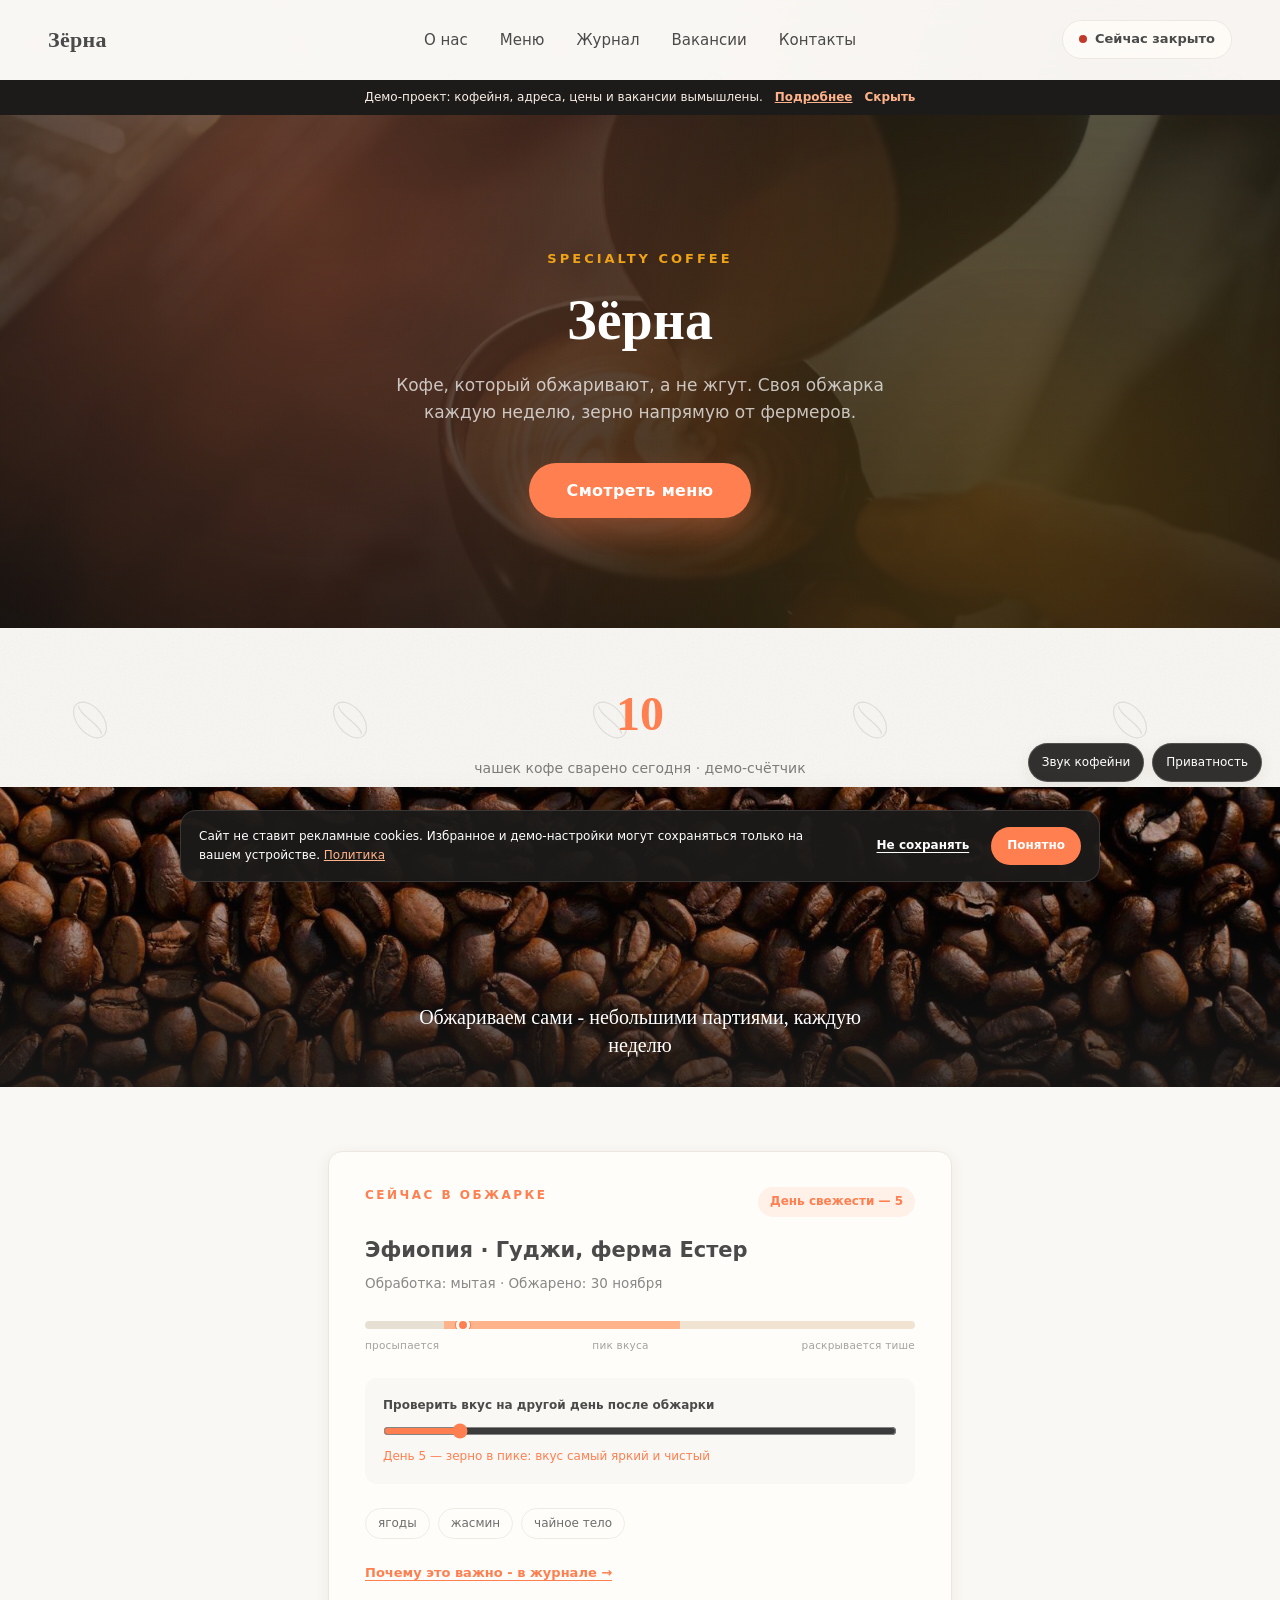
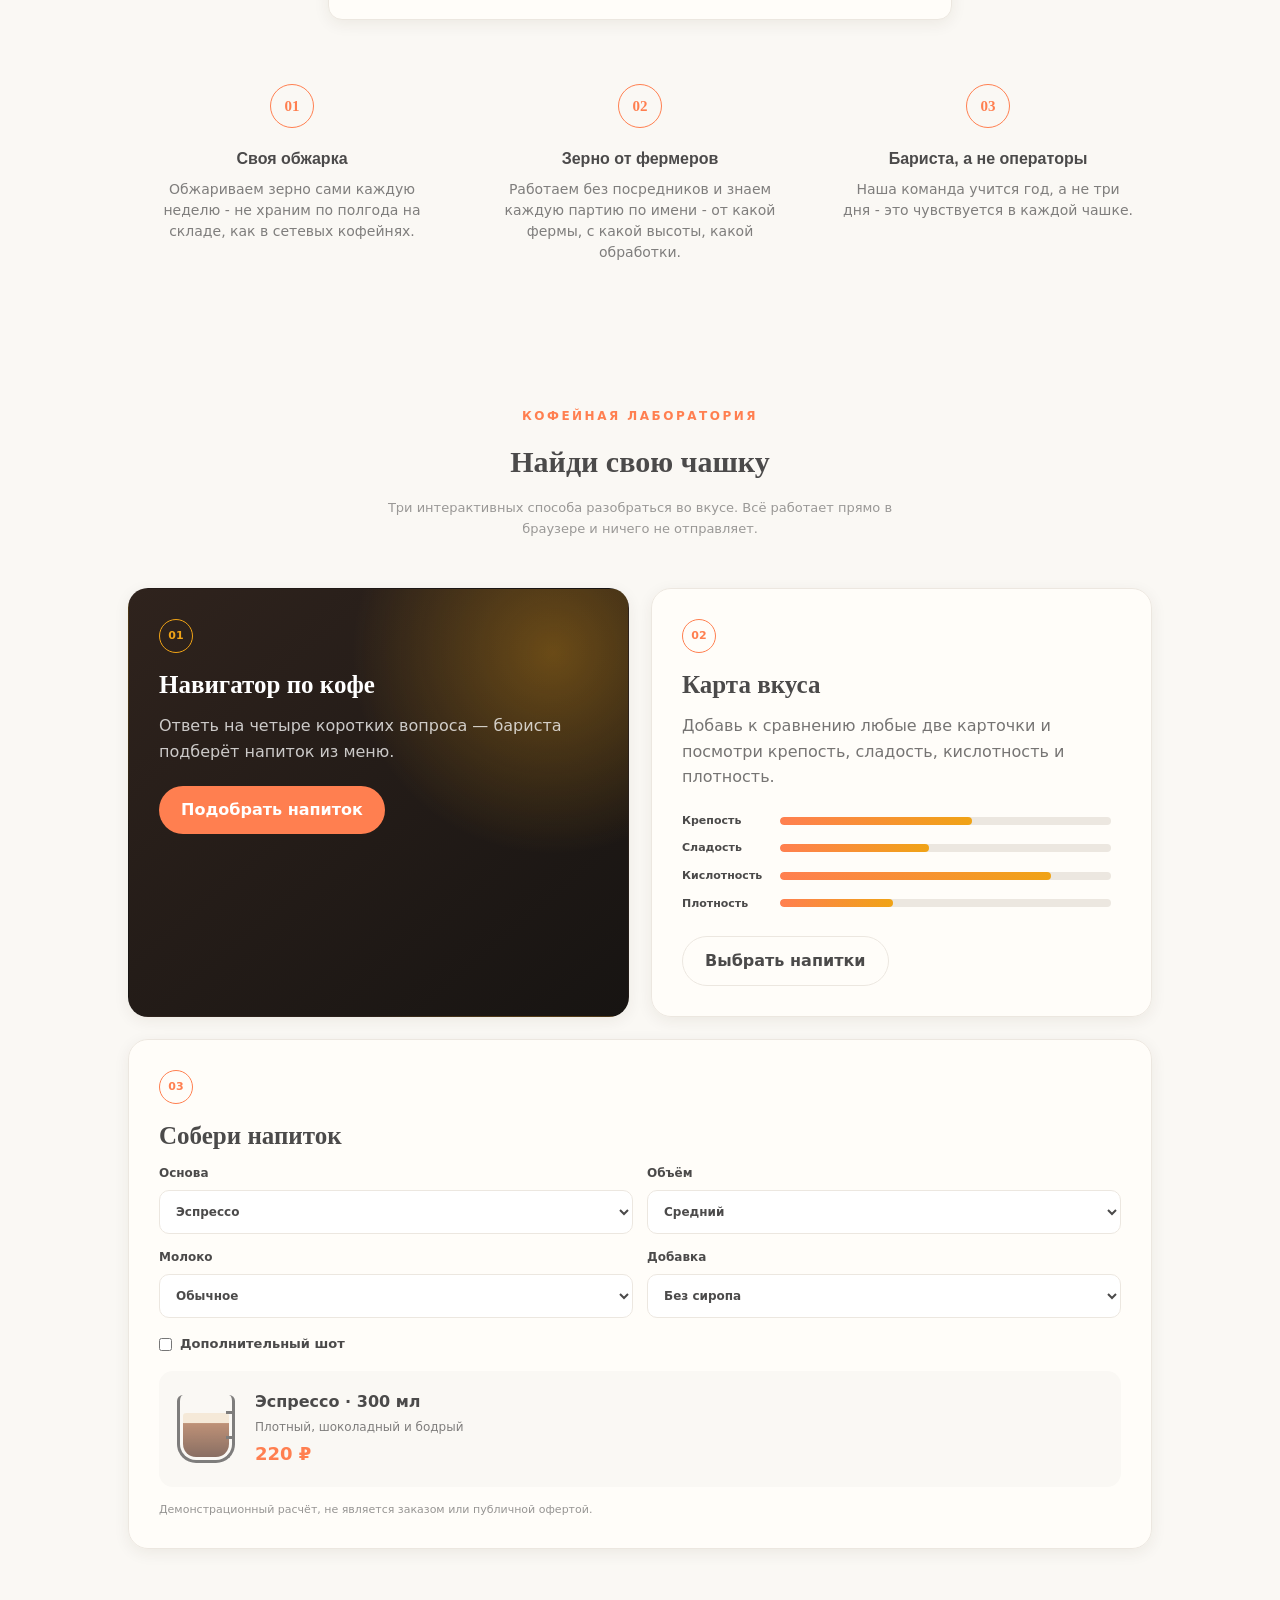
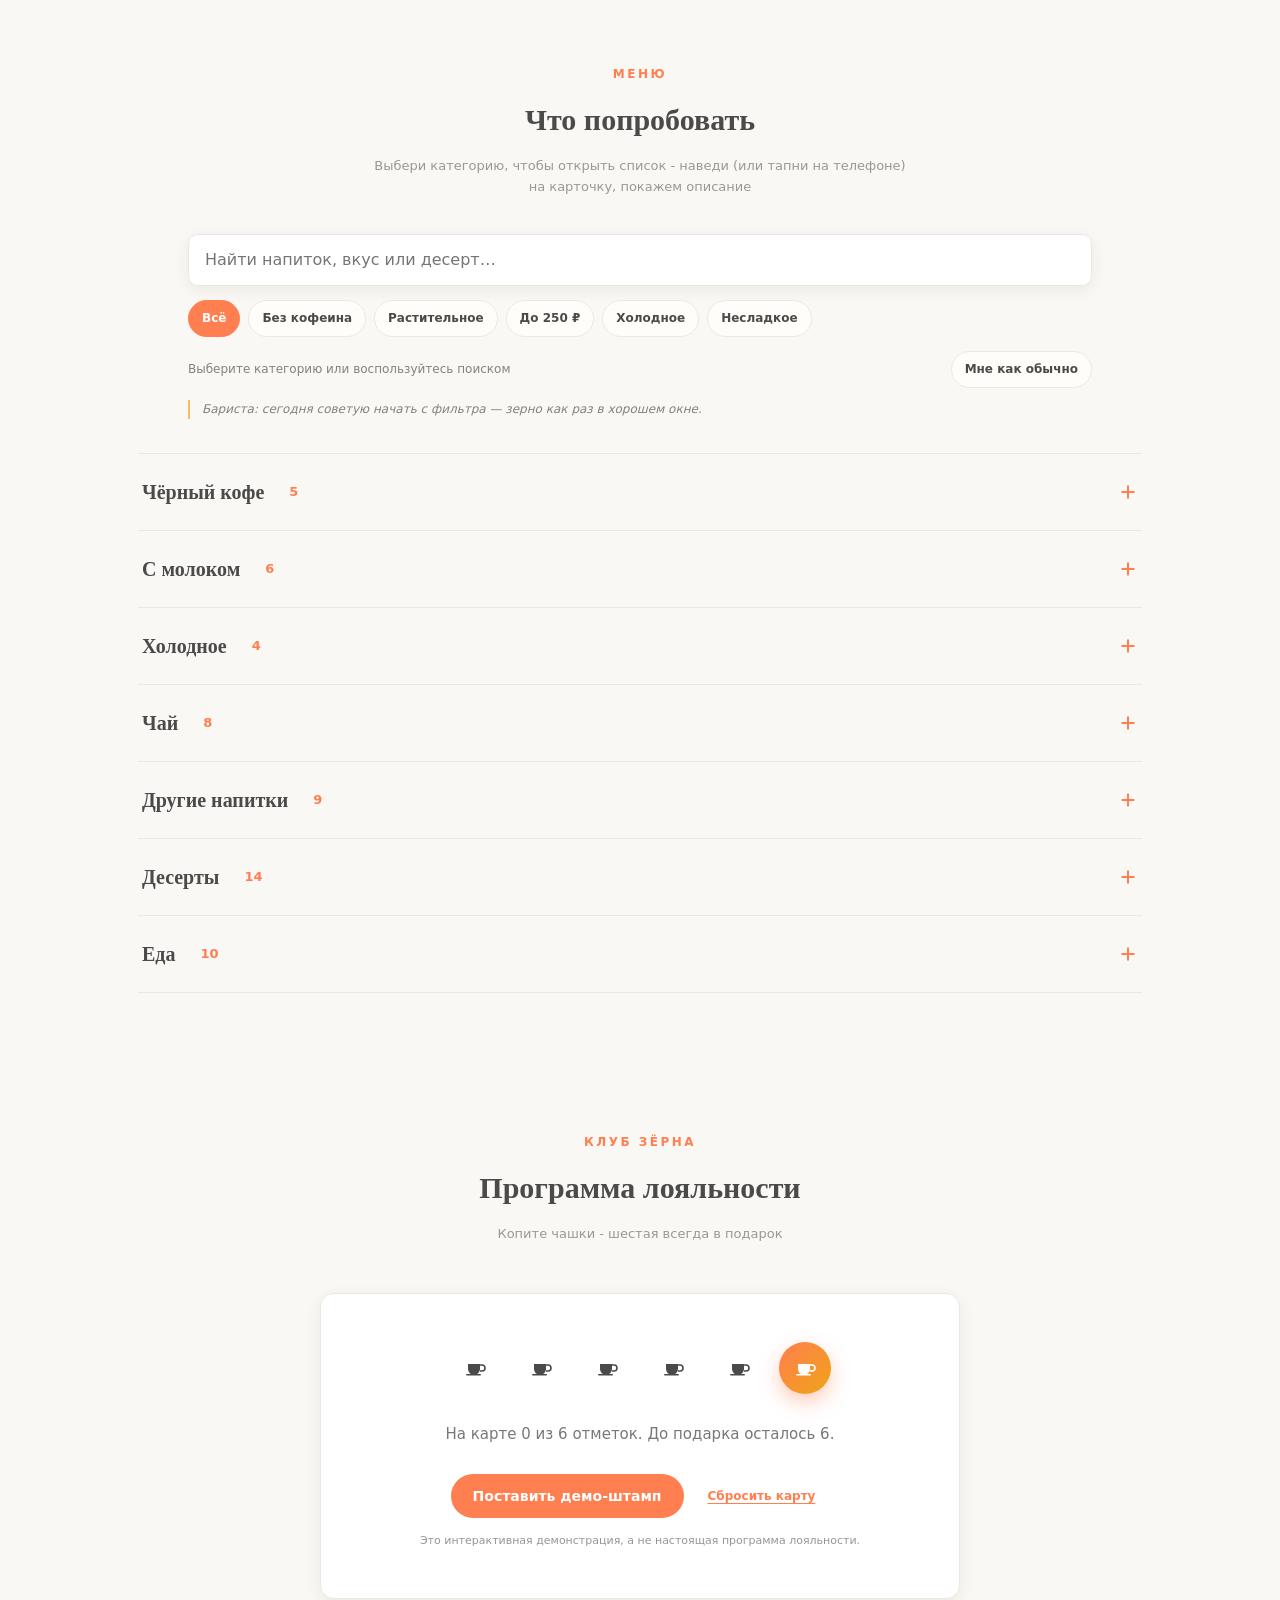
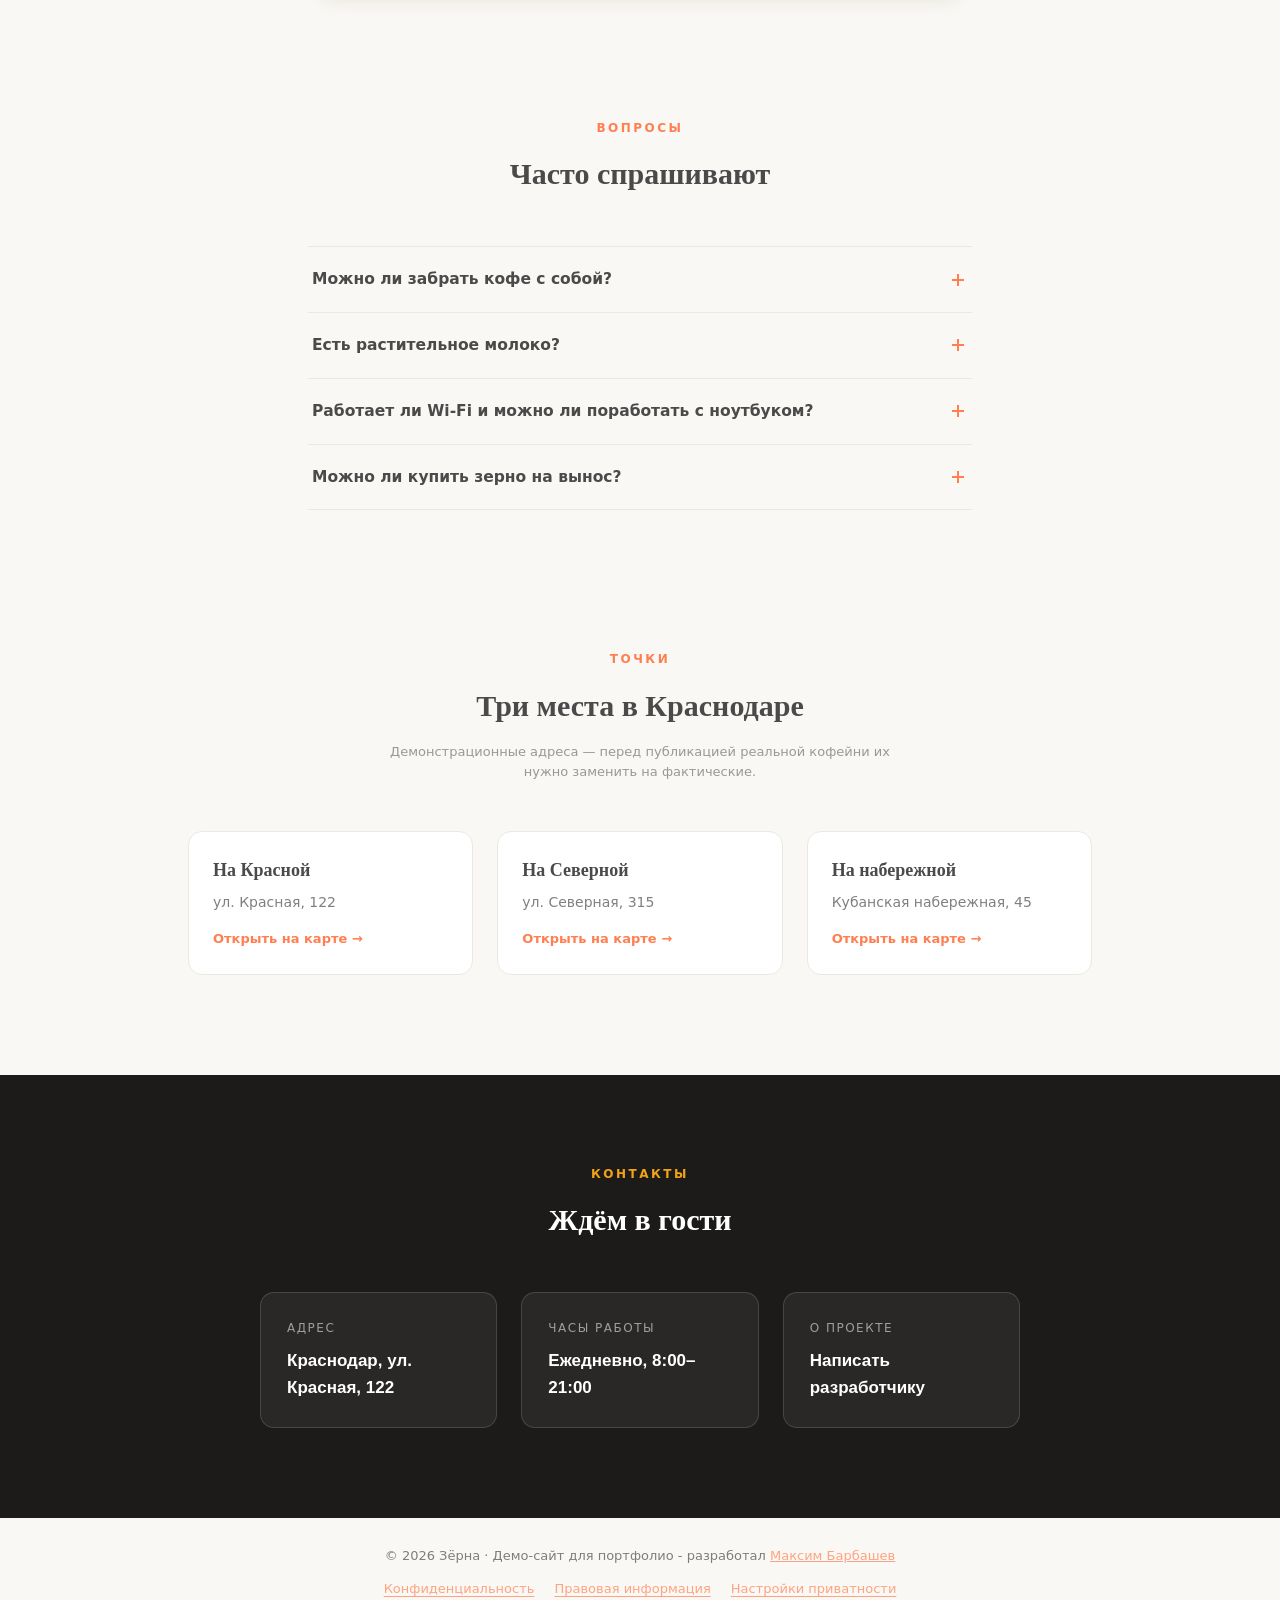
<file: index.html>
<!DOCTYPE html>
<html lang="ru">
<head>
  <meta charset="UTF-8">
  <meta name="viewport" content="width=device-width, initial-scale=1.0">
  <meta http-equiv="Content-Security-Policy" content="default-src 'self'; base-uri 'self'; object-src 'none'; frame-src 'none'; worker-src 'none'; form-action 'none'; img-src 'self' data:; media-src 'self'; font-src 'self'; style-src 'self' 'unsafe-inline'; script-src 'self'; connect-src 'self'; trusted-types 'none'; require-trusted-types-for 'script'">
  <meta name="referrer" content="no-referrer">
  <meta name="color-scheme" content="light">
  <title>Зёрна - спешелти-кофейня</title>
  <meta name="description" content="Зёрна - кофейня со своей обжаркой. Портфолио-демо сайта.">
  <link rel="canonical" href="https://arinaexe.github.io/zerna-coffee-demo/index.html">
  <meta property="og:locale" content="ru_RU"><meta property="og:type" content="website">
  <meta property="og:title" content="Зёрна — спешелти-кофе · демо-проект"><meta property="og:description" content="Интерактивный демо-сайт кофейни: меню, вкусовой навигатор и кофейная лаборатория."><meta property="og:url" content="https://arinaexe.github.io/zerna-coffee-demo/index.html"><meta property="og:image" content="https://arinaexe.github.io/zerna-coffee-demo/images/og.png">
  <meta name="twitter:card" content="summary_large_image"><meta name="twitter:title" content="Зёрна — спешелти-кофе · демо-проект"><meta name="twitter:description" content="Интерактивный демо-сайт кофейни."><meta name="twitter:image" content="https://arinaexe.github.io/zerna-coffee-demo/images/og.png">
  <link rel="icon" type="image/svg+xml" href="favicon.svg">
  <link rel="stylesheet" href="style.css?v=20260826">
</head>
<body>

  <div class="scroll-progress"></div>
  <div class="side-deco side-deco-left" aria-hidden="true">
    <div class="side-marquee">
      <div class="marquee-set">
        <span>SPECIALTY COFFEE ·</span>
        <span>ОБЖАРКА КАЖДУЮ НЕДЕЛЮ ·</span>
        <span>ЗЁРНА ·</span>
      </div>
      <div class="marquee-set">
        <span>SPECIALTY COFFEE ·</span>
        <span>ОБЖАРКА КАЖДУЮ НЕДЕЛЮ ·</span>
        <span>ЗЁРНА ·</span>
      </div>
      <div class="marquee-set">
        <span>SPECIALTY COFFEE ·</span>
        <span>ОБЖАРКА КАЖДУЮ НЕДЕЛЮ ·</span>
        <span>ЗЁРНА ·</span>
      </div>
    </div>
  </div>
  <div class="side-deco side-deco-right" aria-hidden="true">
    <div class="bean-wrap" style="top:8%;">
      <svg class="side-bean" viewBox="0 0 40 60"><ellipse cx="20" cy="30" rx="15" ry="25"/><path d="M20 8 C14 20,26 40,20 52"/></svg>
    </div>
    <div class="bean-wrap" style="top:33%;">
      <svg class="side-bean small" viewBox="0 0 40 60"><ellipse cx="20" cy="30" rx="15" ry="25"/><path d="M20 8 C14 20,26 40,20 52"/></svg>
    </div>
    <div class="bean-wrap" style="top:58%;">
      <svg class="side-bean" viewBox="0 0 40 60"><ellipse cx="20" cy="30" rx="15" ry="25"/><path d="M20 8 C14 20,26 40,20 52"/></svg>
    </div>
    <div class="bean-wrap" style="top:82%;">
      <svg class="side-bean small" viewBox="0 0 40 60"><ellipse cx="20" cy="30" rx="15" ry="25"/><path d="M20 8 C14 20,26 40,20 52"/></svg>
    </div>
  </div>

  <header class="header">
    <a class="logo" href="index.html">Зёрна</a>
    <nav class="nav">
      <ul>
        <li><a href="o-nas.html">О нас</a></li>
        <li><a href="#menu">Меню</a></li>
        <li><a href="blog.html">Журнал</a></li>
        <li><a href="vakansii.html">Вакансии</a></li>
        <li><a href="#contacts">Контакты</a></li>
      </ul>
    </nav>
    <button class="status-badge" id="statusBadge" type="button" aria-describedby="statusDetails">
      <span class="status-dot"></span>
      <span class="status-text">Открыто сейчас</span>
    </button>
    <span class="status-details" id="statusDetails" role="status" aria-live="polite"></span>
  </header>

  <main id="main-content">
  <section class="hero">
    <div class="parallax-wrap">
      <img class="parallax-img hero-poster" src="video/hero-pour-poster.jpg" alt="" />
      <video
        class="parallax-img hero-video"
        autoplay muted loop playsinline
        poster="video/hero-pour-poster.jpg"
      >
        <source src="video/hero-pour.webm" type="video/webm">
        <source src="video/hero-pour.mp4" type="video/mp4">
      </video>
    </div>
    <div class="hero-scrim"></div>
    <div class="hero-content">
      <span class="hero-eyebrow" data-content="hero.eyebrow">Specialty coffee</span>
      <h1 data-content="hero.title">Зёрна</h1>
      <p data-content="hero.description">Кофе, который обжаривают, а не жгут. Своя обжарка каждую неделю, зерно напрямую от фермеров.</p>
      <a href="#menu" class="hero-cta" data-content="hero.cta">Смотреть меню</a>
    </div>
  </section>

  <section class="stats reveal">
    <p class="stats-number" data-target="342">0</p>
    <p class="stats-label">чашек кофе сварено сегодня</p>
  </section>

  <section class="roast-band">
    <div class="parallax-wrap"><img class="parallax-img" src="images/beans.jpg" alt="Свежеобжаренные зёрна кофе" loading="lazy" /></div>
    <div class="roast-caption">
      <span>Обжариваем сами - небольшими партиями, каждую неделю</span>
    </div>
  </section>

  <section class="batch reveal">
    <div class="batch-card">
      <div class="batch-top">
        <span class="section-eyebrow">Сейчас в обжарке</span>
        <span class="batch-day" id="batchDay">День свежести</span>
      </div>
      <h3 class="batch-origin" data-content="roast.origin">Эфиопия · Гуджи, ферма Естер</h3>
      <p class="batch-meta" data-content="roast.meta">Обработка: мытая · Обжарено: <span id="batchDate">…</span></p>
      <div class="batch-gauge">
        <div class="batch-gauge-track">
          <span class="batch-zone zone-wake"></span>
          <span class="batch-zone zone-peak"></span>
          <span class="batch-zone zone-fade"></span>
          <span class="batch-marker" id="batchMarker"></span>
        </div>
      <div class="batch-gauge-labels">
          <span>просыпается</span>
          <span>пик вкуса</span>
          <span>раскрывается тише</span>
        </div>
      </div>
      <div class="freshness-control">
        <label for="freshnessRange">Проверить вкус на другой день после обжарки</label>
        <input id="freshnessRange" type="range" min="1" max="30" value="5" step="1">
        <output id="freshnessSummary" for="freshnessRange">День 5 — зерно входит в пик вкуса</output>
      </div>
      <div class="flavor-tags" data-content="roast.tags">
        <span>ягоды</span>
        <span>жасмин</span>
        <span>чайное тело</span>
      </div>
      <a class="batch-link" href="blog-hranenie-zerna.html">Почему это важно - в журнале →</a>
    </div>
  </section>

  <section class="features reveal-stagger" id="about">
    <div class="feature">
      <div class="feature-mark">01</div>
      <h3>Своя обжарка</h3>
      <p>Обжариваем зерно сами каждую неделю - не храним по полгода на складе, как в сетевых кофейнях.</p>
    </div>
    <div class="feature">
      <div class="feature-mark">02</div>
      <h3>Зерно от фермеров</h3>
      <p>Работаем без посредников и знаем каждую партию по имени - от какой фермы, с какой высоты, какой обработки.</p>
    </div>
    <div class="feature">
      <div class="feature-mark">03</div>
      <h3>Бариста, а не операторы</h3>
      <p>Наша команда учится год, а не три дня - это чувствуется в каждой чашке.</p>
    </div>
  </section>

  <section class="coffee-lab reveal" id="coffee-lab">
    <div class="section-heading">
      <span class="section-eyebrow">Кофейная лаборатория</span>
      <h2>Найди свою чашку</h2>
      <p class="section-hint">Три интерактивных способа разобраться во вкусе. Всё работает прямо в браузере и ничего не отправляет.</p>
    </div>
    <div class="lab-grid">
      <article class="lab-card lab-card-featured">
        <span class="lab-index">01</span>
        <h3>Навигатор по кофе</h3>
        <p>Ответь на четыре коротких вопроса — бариста подберёт напиток из меню.</p>
        <button class="lab-button" id="openQuiz" type="button">Подобрать напиток</button>
      </article>
      <article class="lab-card">
        <span class="lab-index">02</span>
        <h3>Карта вкуса</h3>
        <p>Добавь к сравнению любые две карточки и посмотри крепость, сладость, кислотность и плотность.</p>
        <div class="taste-mini" id="tasteMapPreview" aria-label="Пример вкусового профиля фильтр-кофе">
          <span><b>Крепость</b><i style="--score: 58%"></i></span>
          <span><b>Сладость</b><i style="--score: 45%"></i></span>
          <span><b>Кислотность</b><i style="--score: 82%"></i></span>
          <span><b>Плотность</b><i style="--score: 34%"></i></span>
        </div>
        <button class="lab-button lab-button-secondary" id="openCompareGuide" type="button">Выбрать напитки</button>
      </article>
      <article class="lab-card drink-builder" id="drinkBuilder">
        <span class="lab-index">03</span>
        <h3>Собери напиток</h3>
        <div class="builder-grid">
          <label>Основа
            <select id="builderBase">
              <option value="espresso">Эспрессо</option>
              <option value="cappuccino">Капучино</option>
              <option value="latte">Латте</option>
              <option value="filter">Фильтр V60</option>
            </select>
          </label>
          <label>Объём
            <select id="builderSize">
              <option value="small">Маленький</option>
              <option value="medium" selected>Средний</option>
              <option value="large">Большой</option>
            </select>
          </label>
          <label>Молоко
            <select id="builderMilk">
              <option value="regular">Обычное</option>
              <option value="oat">Овсяное</option>
              <option value="almond">Миндальное</option>
              <option value="none">Без молока</option>
            </select>
          </label>
          <label>Добавка
            <select id="builderSyrup">
              <option value="none">Без сиропа</option>
              <option value="vanilla">Ваниль</option>
              <option value="caramel">Карамель</option>
            </select>
          </label>
        </div>
        <label class="builder-check"><input id="builderExtra" type="checkbox"> Дополнительный шот</label>
        <div class="builder-result" aria-live="polite">
          <span class="builder-cup" aria-hidden="true"><i id="builderFill"></i></span>
          <div><strong id="builderName">Капучино · 300 мл</strong><span id="builderTaste">Сбалансированный и сливочный</span><b id="builderPrice">290 ₽</b></div>
        </div>
        <p class="demo-caption">Демонстрационный расчёт, не является заказом или публичной офертой.</p>
      </article>
    </div>
  </section>

  <section class="catalog-section" id="menu">
    <div class="section-heading reveal">
      <span class="section-eyebrow">Меню</span>
      <h2>Что попробовать</h2>
      <p class="section-hint">Выбери категорию, чтобы открыть список - наведи (или тапни на телефоне) на карточку, покажем описание</p>
    </div>
    <div class="menu-tools" aria-label="Поиск и фильтры меню">
      <label class="menu-search"><span class="sr-only">Найти напиток или блюдо</span><input id="menuSearch" type="search" placeholder="Найти напиток, вкус или десерт…" autocomplete="off" maxlength="60"></label>
      <div class="filter-chips" id="menuFilters" aria-label="Быстрые фильтры">
        <button type="button" class="filter-chip active" data-filter="all" aria-pressed="true">Всё</button>
        <button type="button" class="filter-chip" data-filter="decaf" aria-pressed="false">Без кофеина</button>
        <button type="button" class="filter-chip" data-filter="plant" aria-pressed="false">Растительное</button>
        <button type="button" class="filter-chip" data-filter="budget" aria-pressed="false">До 250 ₽</button>
        <button type="button" class="filter-chip" data-filter="cold" aria-pressed="false">Холодное</button>
        <button type="button" class="filter-chip" data-filter="savory" aria-pressed="false">Несладкое</button>
      </div>
      <div class="menu-tool-row">
        <p id="menuResultCount" role="status" aria-live="polite">Выберите категорию или воспользуйтесь поиском</p>
        <button type="button" class="usual-button" id="usualButton">Мне как обычно</button>
      </div>
      <p class="barista-phrase" id="baristaPhrase" aria-live="polite">Бариста: сегодня советую начать с фильтра — зерно как раз в хорошем окне.</p>
    </div>
    <div class="menu-categories">
      <div class="menu-cat-item" data-cat="black">
        <button class="menu-cat-header" aria-expanded="false">
          <span class="menu-cat-name">Чёрный кофе</span>
          <span class="menu-cat-count">5</span>
          <span class="menu-cat-icon"></span>
        </button>
        <div class="menu-cat-body">
          <div>
          <div class="catalog">
            <div class="product-card" data-category="black">
            <div class="product-image">
            <img src="images/espresso.jpg" alt="Эспрессо" loading="lazy" />
            <div class="product-description">Двойная порция, крепкий и плотный вкус</div>
            </div>
            <h3>Эспрессо</h3>
            <p>180 ₽</p>
            <div class="card-tags"><span>шоколад</span><span>орех</span><span>плотное тело</span></div>
            </div>
            <div class="product-card" data-category="black">
            <div class="product-image">
            <img src="images/filter-v60.jpg" alt="Фильтр-кофе V60" loading="lazy" />
            <div class="product-description">Чистый вкус зерна, заваривается вручную по каплям</div>
            </div>
            <h3>Фильтр-кофе V60</h3>
            <p>280 ₽</p>
            <div class="card-tags"><span>ягоды</span><span>жасмин</span><span>чайное тело</span></div>
            </div>
            <div class="product-card" data-category="black">
            <div class="product-image">
            <img src="images/americano.jpg" alt="Американо" loading="lazy" />
            <div class="product-description">Эспрессо, разбавленный горячей водой - мягче и легче на вкус</div>
            </div>
            <h3>Американо</h3>
            <p>190 ₽</p>
            <div class="card-tags"><span>цитрус</span><span>лёгкое тело</span></div>
            </div>
            <div class="product-card" data-category="black">
            <div class="product-image">
            <img src="images/ristretto.jpg" alt="Ристретто" loading="lazy" />
            <div class="product-description">Короткая экстракция - самый концентрированный и сладкий эспрессо</div>
            </div>
            <h3>Ристретто</h3>
            <p>170 ₽</p>
            <div class="card-tags"><span>карамель</span><span>плотный</span></div>
            </div>
            <div class="product-card" data-category="black">
            <div class="product-image">
            <img src="images/turkish-coffee.jpg" alt="Кофе по-турецки" loading="lazy" />
            <div class="product-description">Сваренный в турке на песке - густой, с плотной пенкой сверху</div>
            </div>
            <h3>Кофе по-турецки</h3>
            <p>230 ₽</p>
            <div class="card-tags"><span>пряности</span><span>густой</span></div>
            </div>
          </div>
          </div>
        </div>
      </div>
      <div class="menu-cat-item" data-cat="milk">
        <button class="menu-cat-header" aria-expanded="false">
          <span class="menu-cat-name">С молоком</span>
          <span class="menu-cat-count">6</span>
          <span class="menu-cat-icon"></span>
        </button>
        <div class="menu-cat-body">
          <div>
          <div class="catalog">
            <div class="product-card" data-category="milk">
            <div class="product-image">
            <img src="images/cappuccino.jpg" alt="Капучино" loading="lazy" />
            <div class="product-description">Нежная молочная пенка, мягкий бархатистый вкус</div>
            </div>
            <h3>Капучино</h3>
            <p>250 ₽</p>
            <div class="card-tags"><span>карамель</span><span>миндаль</span><span>сливочный</span></div>
            </div>
            <div class="product-card" data-category="milk">
            <div class="product-image">
            <img src="images/flat-white.jpg" alt="Флэт уайт" loading="lazy" />
            <div class="product-description">Меньше пенки, больше кофе - для тех, кто ценит эспрессо</div>
            </div>
            <h3>Флэт уайт</h3>
            <p>270 ₽</p>
            <div class="card-tags"><span>какао</span><span>крем</span><span>мягкая кислотность</span></div>
            </div>
            <div class="product-card" data-category="milk">
            <div class="product-image">
            <img src="images/raf.jpg" alt="Раф на овсяном молоке" loading="lazy" />
            <div class="product-description">Взбитые сливки прямо в чашке - сладко, тепло, уютно</div>
            </div>
            <h3>Раф на овсяном молоке</h3>
            <p>320 ₽</p>
            <div class="card-tags"><span>ваниль</span><span>тростниковый сахар</span></div>
            </div>
            <div class="product-card" data-category="milk">
            <div class="product-image">
            <img src="images/latte.jpg" alt="Латте" loading="lazy" />
            <div class="product-description">Много молока, лёгкая пенка - самый мягкий молочный кофе</div>
            </div>
            <h3>Латте</h3>
            <p>280 ₽</p>
            <div class="card-tags"><span>молочный</span><span>ваниль</span></div>
            </div>
            <div class="product-card" data-category="milk">
            <div class="product-image">
            <img src="images/mocha.jpg" alt="Мокко" loading="lazy" />
            <div class="product-description">Эспрессо, шоколад и молоко - кофе для тех, кто любит десерт в чашке</div>
            </div>
            <h3>Мокко</h3>
            <p>300 ₽</p>
            <div class="card-tags"><span>шоколад</span><span>сливки</span></div>
            </div>
            <div class="product-card" data-category="milk">
            <div class="product-image">
            <img src="images/cortado.jpg" alt="Кортадо" loading="lazy" />
            <div class="product-description">Эспрессо и тёплое молоко в равных частях - баланс крепости и мягкости</div>
            </div>
            <h3>Кортадо</h3>
            <p>250 ₽</p>
            <div class="card-tags"><span>сбалансированный</span><span>ореховый</span></div>
            </div>
          </div>
          </div>
        </div>
      </div>
      <div class="menu-cat-item" data-cat="cold">
        <button class="menu-cat-header" aria-expanded="false">
          <span class="menu-cat-name">Холодное</span>
          <span class="menu-cat-count">4</span>
          <span class="menu-cat-icon"></span>
        </button>
        <div class="menu-cat-body">
          <div>
          <div class="catalog">
            <div class="product-card" data-category="cold">
            <div class="product-image">
            <img src="images/iced-coffee.jpg" alt="Кофе со льдом" loading="lazy" />
            <div class="product-description">Освежает и бодрит - то, что нужно в жару</div>
            </div>
            <h3>Кофе со льдом</h3>
            <p>260 ₽</p>
            <div class="card-tags"><span>цитрус</span><span>тростниковый сахар</span></div>
            </div>
            <div class="product-card" data-category="cold">
            <div class="product-image">
            <img src="images/glace-coffee.jpg" alt="Гляссе" loading="lazy" />
            <div class="product-description">Холодный кофе с шариком мороженого - десерт и бодрость в одном стакане</div>
            </div>
            <h3>Гляссе</h3>
            <p>290 ₽</p>
            <div class="card-tags"><span>сливочный</span><span>холодный</span></div>
            </div>
            <div class="product-card" data-category="cold">
            <div class="product-image">
            <img src="images/iced-latte.jpg" alt="Айс латте" loading="lazy" />
            <div class="product-description">Латте со льдом - лёгкий и освежающий молочный кофе</div>
            </div>
            <h3>Айс латте</h3>
            <p>280 ₽</p>
            <div class="card-tags"><span>молочный</span><span>освежает</span></div>
            </div>
            <div class="product-card" data-category="cold">
            <div class="product-image">
            <img src="images/frappe.jpg" alt="Фраппе" loading="lazy" />
            <div class="product-description">Взбитый холодный кофе с пышной пенкой - родом из Греции</div>
            </div>
            <h3>Фраппе</h3>
            <p>270 ₽</p>
            <div class="card-tags"><span>пенка</span><span>бодрящий</span></div>
            </div>
          </div>
          </div>
        </div>
      </div>
      <div class="menu-cat-item" data-cat="tea">
        <button class="menu-cat-header" aria-expanded="false">
          <span class="menu-cat-name">Чай</span>
          <span class="menu-cat-count">8</span>
          <span class="menu-cat-icon"></span>
        </button>
        <div class="menu-cat-body">
          <div>
          <div class="catalog">
            <div class="product-card" data-category="tea">
            <div class="product-image">
            <img src="images/black-tea.jpg" alt="Чёрный чай листовой" loading="lazy" />
            <div class="product-description">Классический крепкий чай, завариваем в чайнике на двоих</div>
            </div>
            <h3>Чёрный чай листовой</h3>
            <p>160 ₽</p>
            <div class="card-tags"><span>терпкий</span><span>бергамот</span></div>
            </div>
            <div class="product-card" data-category="tea">
            <div class="product-image">
            <img src="images/sencha-tea.jpg" alt="Зелёный чай сенча" loading="lazy" />
            <div class="product-description">Свежий и травянистый - японская классика</div>
            </div>
            <h3>Зелёный чай сенча</h3>
            <p>170 ₽</p>
            <div class="card-tags"><span>травяной</span><span>свежий</span></div>
            </div>
            <div class="product-card" data-category="tea">
            <div class="product-image">
            <img src="images/masala-chai.jpg" alt="Чай масала" loading="lazy" />
            <div class="product-description">Чёрный чай со специями и молоком - согревает в любую погоду</div>
            </div>
            <h3>Чай масала</h3>
            <p>200 ₽</p>
            <div class="card-tags"><span>корица</span><span>кардамон</span></div>
            </div>
            <div class="product-card" data-category="tea">
            <div class="product-image">
            <img src="images/hibiscus-tea.jpg" alt="Чай каркаде" loading="lazy" />
            <div class="product-description">Кисловатый ярко-красный чай из лепестков гибискуса</div>
            </div>
            <h3>Чай каркаде</h3>
            <p>180 ₽</p>
            <div class="card-tags"><span>кислинка</span><span>ягодный</span></div>
            </div>
            <div class="product-card" data-category="tea">
            <div class="product-image">
            <img src="images/matcha-latte.jpg" alt="Матча латте" loading="lazy" />
            <div class="product-description">Японский зелёный чай матча, взбитый с молоком</div>
            </div>
            <h3>Матча латте</h3>
            <p>290 ₽</p>
            <div class="card-tags"><span>сливочный</span><span>травяной</span></div>
            </div>
            <div class="product-card" data-category="tea">
            <div class="product-image">
            <img src="images/ivan-tea.jpg" alt="Иван-чай" loading="lazy" />
            <div class="product-description">Ферментированный кипрей - мягкий вкус без кофеина</div>
            </div>
            <h3>Иван-чай</h3>
            <p>170 ₽</p>
            <div class="card-tags"><span>медовый</span><span>травяной</span></div>
            </div>
            <div class="product-card" data-category="tea">
            <div class="product-image">
            <img src="images/mint-tea.jpg" alt="Чай с чабрецом и мятой" loading="lazy" />
            <div class="product-description">Травяной сбор для вечера - без кофеина, с лёгкой мятной свежестью</div>
            </div>
            <h3>Чай с чабрецом и мятой</h3>
            <p>180 ₽</p>
            <div class="card-tags"><span>мята</span><span>травы</span></div>
            </div>
            <div class="product-card" data-category="tea">
            <div class="product-image">
            <img src="images/seabuckthorn-tea.jpg" alt="Облепиховый чай" loading="lazy" />
            <div class="product-description">Чёрный чай с облепихой и мёдом - согревающий и витаминный</div>
            </div>
            <h3>Облепиховый чай</h3>
            <p>200 ₽</p>
            <div class="card-tags"><span>облепиха</span><span>мёд</span></div>
            </div>
          </div>
          </div>
        </div>
      </div>
      <div class="menu-cat-item" data-cat="drinks">
        <button class="menu-cat-header" aria-expanded="false">
          <span class="menu-cat-name">Другие напитки</span>
          <span class="menu-cat-count">9</span>
          <span class="menu-cat-icon"></span>
        </button>
        <div class="menu-cat-body">
          <div>
          <div class="catalog">
            <div class="product-card" data-category="drinks">
            <div class="product-image">
            <img src="images/cocoa.jpg" alt="Какао классическое" loading="lazy" />
            <div class="product-description">Горячее какао на молоке - вкус из детства</div>
            </div>
            <h3>Какао классическое</h3>
            <p>220 ₽</p>
            <div class="card-tags"><span>шоколад</span><span>молочный</span></div>
            </div>
            <div class="product-card" data-category="drinks">
            <div class="product-image">
            <img src="images/hot-chocolate.jpg" alt="Горячий шоколад" loading="lazy" />
            <div class="product-description">Густой растопленный шоколад с молоком - почти как десерт</div>
            </div>
            <h3>Горячий шоколад</h3>
            <p>280 ₽</p>
            <div class="card-tags"><span>густой</span><span>шоколад</span></div>
            </div>
            <div class="product-card" data-category="drinks">
            <div class="product-image">
            <img src="images/berry-smoothie.jpg" alt="Смузи ягодный" loading="lazy" />
            <div class="product-description">Клубника, малина и йогурт - густой и освежающий</div>
            </div>
            <h3>Смузи ягодный</h3>
            <p>270 ₽</p>
            <div class="card-tags"><span>ягоды</span><span>освежает</span></div>
            </div>
            <div class="product-card" data-category="drinks">
            <div class="product-image">
            <img src="images/mango-smoothie.jpg" alt="Смузи манго-банан" loading="lazy" />
            <div class="product-description">Тропический дуэт манго и банана</div>
            </div>
            <h3>Смузи манго-банан</h3>
            <p>270 ₽</p>
            <div class="card-tags"><span>манго</span><span>банан</span></div>
            </div>
            <div class="product-card" data-category="drinks">
            <div class="product-image">
            <img src="images/ginger-lemonade.jpg" alt="Лимонад имбирный" loading="lazy" />
            <div class="product-description">Домашний лимонад с имбирём и лаймом - бодрит не хуже кофе</div>
            </div>
            <h3>Лимонад имбирный</h3>
            <p>240 ₽</p>
            <div class="card-tags"><span>имбирь</span><span>лайм</span></div>
            </div>
            <div class="product-card" data-category="drinks">
            <div class="product-image">
            <img src="images/strawberry-lemonade.jpg" alt="Лимонад клубника-базилик" loading="lazy" />
            <div class="product-description">Клубника и базилик - неожиданное освежающее сочетание</div>
            </div>
            <h3>Лимонад клубника-базилик</h3>
            <p>250 ₽</p>
            <div class="card-tags"><span>клубника</span><span>базилик</span></div>
            </div>
            <div class="product-card" data-category="drinks">
            <div class="product-image">
            <img src="images/orange-juice.jpg" alt="Апельсиновый фреш" loading="lazy" />
            <div class="product-description">Свежевыжатый апельсиновый сок - готовим при заказе</div>
            </div>
            <h3>Апельсиновый фреш</h3>
            <p>260 ₽</p>
            <div class="card-tags"><span>цитрус</span><span>витамин C</span></div>
            </div>
            <div class="product-card" data-category="drinks">
            <div class="product-image">
            <img src="images/cranberry-drink.jpg" alt="Морс клюквенный" loading="lazy" />
            <div class="product-description">Домашний морс из клюквы - кисло-сладкий и освежающий</div>
            </div>
            <h3>Морс клюквенный</h3>
            <p>190 ₽</p>
            <div class="card-tags"><span>клюква</span><span>кислинка</span></div>
            </div>
            <div class="product-card" data-category="drinks">
            <div class="product-image">
            <img src="images/vanilla-milkshake.jpg" alt="Молочный коктейль ванильный" loading="lazy" />
            <div class="product-description">Густой ванильный милкшейк со взбитыми сливками</div>
            </div>
            <h3>Молочный коктейль ванильный</h3>
            <p>260 ₽</p>
            <div class="card-tags"><span>ваниль</span><span>сливки</span></div>
            </div>
          </div>
          </div>
        </div>
      </div>
      <div class="menu-cat-item" data-cat="dessert">
        <button class="menu-cat-header" aria-expanded="false">
          <span class="menu-cat-name">Десерты</span>
          <span class="menu-cat-count">14</span>
          <span class="menu-cat-icon"></span>
        </button>
        <div class="menu-cat-body">
          <div>
          <div class="catalog">
            <div class="product-card" data-category="dessert">
            <div class="product-image">
            <img src="images/nyc-cheesecake.jpg" alt="Чизкейк Нью-Йорк" loading="lazy" />
            <div class="product-description">Классический сливочный чизкейк на песочной основе</div>
            </div>
            <h3>Чизкейк Нью-Йорк</h3>
            <p>320 ₽</p>
            <div class="card-tags"><span>сливочный</span><span>песочная основа</span></div>
            </div>
            <div class="product-card" data-category="dessert">
            <div class="product-image">
            <img src="images/basque-cheesecake.jpg" alt="Чизкейк Баскский" loading="lazy" />
            <div class="product-description">Обожжённый снаружи, нежный внутри - без основы</div>
            </div>
            <h3>Чизкейк Баскский</h3>
            <p>330 ₽</p>
            <div class="card-tags"><span>карамелизация</span><span>нежный</span></div>
            </div>
            <div class="product-card" data-category="dessert">
            <div class="product-image">
            <img src="images/tiramisu.jpg" alt="Тирамису" loading="lazy" />
            <div class="product-description">Маскарпоне, кофе и какао - итальянская классика</div>
            </div>
            <h3>Тирамису</h3>
            <p>340 ₽</p>
            <div class="card-tags"><span>маскарпоне</span><span>кофе</span></div>
            </div>
            <div class="product-card" data-category="dessert">
            <div class="product-image">
            <img src="images/medovik.jpg" alt="Медовик" loading="lazy" />
            <div class="product-description">Медовые коржи и сметанный крем - домашний рецепт</div>
            </div>
            <h3>Медовик</h3>
            <p>280 ₽</p>
            <div class="card-tags"><span>мёд</span><span>сметана</span></div>
            </div>
            <div class="product-card" data-category="dessert">
            <div class="product-image">
            <img src="images/napoleon-cake.jpg" alt="Наполеон" loading="lazy" />
            <div class="product-description">Слоёное тесто и заварной крем - хрустящая классика</div>
            </div>
            <h3>Наполеон</h3>
            <p>290 ₽</p>
            <div class="card-tags"><span>слоёный</span><span>заварной крем</span></div>
            </div>
            <div class="product-card" data-category="dessert">
            <div class="product-image">
            <img src="images/carrot-cake.jpg" alt="Морковный торт" loading="lazy" />
            <div class="product-description">Морковь, орехи и крем-чиз - влажный и пряный</div>
            </div>
            <h3>Морковный торт</h3>
            <p>300 ₽</p>
            <div class="card-tags"><span>морковь</span><span>крем-чиз</span></div>
            </div>
            <div class="product-card" data-category="dessert">
            <div class="product-image">
            <img src="images/brownie.jpg" alt="Брауни шоколадный" loading="lazy" />
            <div class="product-description">Плотный шоколадный брауни с орехами</div>
            </div>
            <h3>Брауни шоколадный</h3>
            <p>260 ₽</p>
            <div class="card-tags"><span>шоколад</span><span>орех</span></div>
            </div>
            <div class="product-card" data-category="dessert">
            <div class="product-image">
            <img src="images/panna-cotta.jpg" alt="Панна-котта" loading="lazy" />
            <div class="product-description">Нежные сливки с ягодным соусом</div>
            </div>
            <h3>Панна-котта</h3>
            <p>270 ₽</p>
            <div class="card-tags"><span>сливки</span><span>ягодный соус</span></div>
            </div>
            <div class="product-card" data-category="dessert">
            <div class="product-image">
            <img src="images/eclair.jpg" alt="Эклер заварной" loading="lazy" />
            <div class="product-description">Заварное тесто и крем внутри - французская классика</div>
            </div>
            <h3>Эклер заварной</h3>
            <p>200 ₽</p>
            <div class="card-tags"><span>заварной крем</span><span>шоколад</span></div>
            </div>
            <div class="product-card" data-category="dessert">
            <div class="product-image">
            <img src="images/almond-croissant.jpg" alt="Круассан миндальный" loading="lazy" />
            <div class="product-description">Слоёный круассан с миндальным кремом и лепестками</div>
            </div>
            <h3>Круассан миндальный</h3>
            <p>260 ₽</p>
            <div class="card-tags"><span>миндаль</span><span>слоёный</span></div>
            </div>
            <div class="product-card" data-category="dessert">
            <div class="product-image">
            <img src="images/blueberry-muffin.jpg" alt="Маффин черничный" loading="lazy" />
            <div class="product-description">Влажный маффин с целыми ягодами черники</div>
            </div>
            <h3>Маффин черничный</h3>
            <p>220 ₽</p>
            <div class="card-tags"><span>черника</span><span>ванильный</span></div>
            </div>
            <div class="product-card" data-category="dessert">
            <div class="product-image">
            <img src="images/cinnamon-roll.jpg" alt="Синнабон" loading="lazy" />
            <div class="product-description">Булочка с корицей и кремовой глазурью</div>
            </div>
            <h3>Синнабон</h3>
            <p>250 ₽</p>
            <div class="card-tags"><span>корица</span><span>глазурь</span></div>
            </div>
            <div class="product-card" data-category="dessert">
            <div class="product-image">
            <img src="images/churros.jpg" alt="Чурро с шоколадным соусом" loading="lazy" />
            <div class="product-description">Хрустящие палочки из заварного теста в сахаре</div>
            </div>
            <h3>Чурро с шоколадным соусом</h3>
            <p>230 ₽</p>
            <div class="card-tags"><span>корица</span><span>шоколадный соус</span></div>
            </div>
            <div class="product-card" data-category="dessert">
            <div class="product-image">
            <img src="images/macarons.jpg" alt="Макарон ассорти" loading="lazy" />
            <div class="product-description">Три вкуса миндального печенья с начинкой</div>
            </div>
            <h3>Макарон ассорти</h3>
            <p>270 ₽</p>
            <div class="card-tags"><span>миндаль</span><span>разные вкусы</span></div>
            </div>
          </div>
          </div>
        </div>
      </div>
      <div class="menu-cat-item" data-cat="food">
        <button class="menu-cat-header" aria-expanded="false">
          <span class="menu-cat-name">Еда</span>
          <span class="menu-cat-count">10</span>
          <span class="menu-cat-icon"></span>
        </button>
        <div class="menu-cat-body">
          <div>
          <div class="catalog">
            <div class="product-card" data-category="food">
            <div class="product-image">
            <img src="images/butter-croissant.jpg" alt="Круассан классический" loading="lazy" />
            <div class="product-description">Слоёный масляный круассан - выпекаем каждое утро</div>
            </div>
            <h3>Круассан классический</h3>
            <p>190 ₽</p>
            <div class="card-tags"><span>сливочное масло</span><span>хрустящий</span></div>
            </div>
            <div class="product-card" data-category="food">
            <div class="product-image">
            <img src="images/chicken-avocado-sandwich.jpg" alt="Сэндвич с курицей и авокадо" loading="lazy" />
            <div class="product-description">Куриная грудка, авокадо и соус на цельнозерновом хлебе</div>
            </div>
            <h3>Сэндвич с курицей и авокадо</h3>
            <p>330 ₽</p>
            <div class="card-tags"><span>курица</span><span>авокадо</span></div>
            </div>
            <div class="product-card" data-category="food">
            <div class="product-image">
            <img src="images/club-sandwich.jpg" alt="Сэндвич клаб" loading="lazy" />
            <div class="product-description">Классика с курицей, беконом и овощами в три слоя</div>
            </div>
            <h3>Сэндвич клаб</h3>
            <p>350 ₽</p>
            <div class="card-tags"><span>бекон</span><span>курица</span></div>
            </div>
            <div class="product-card" data-category="food">
            <div class="product-image">
            <img src="images/avocado-toast.jpg" alt="Тост с авокадо и яйцом" loading="lazy" />
            <div class="product-description">Тост на закваске, авокадо-крем и яйцо пашот</div>
            </div>
            <h3>Тост с авокадо и яйцом</h3>
            <p>360 ₽</p>
            <div class="card-tags"><span>авокадо</span><span>яйцо пашот</span></div>
            </div>
            <div class="product-card" data-category="food">
            <div class="product-image">
            <img src="images/granola-bowl.jpg" alt="Гранола с йогуртом и ягодами" loading="lazy" />
            <div class="product-description">Домашняя гранола, греческий йогурт и свежие ягоды</div>
            </div>
            <h3>Гранола с йогуртом и ягодами</h3>
            <p>290 ₽</p>
            <div class="card-tags"><span>йогурт</span><span>ягоды</span></div>
            </div>
            <div class="product-card" data-category="food">
            <div class="product-image">
            <img src="images/vegetable-omelette.jpg" alt="Омлет с овощами" loading="lazy" />
            <div class="product-description">Пышный омлет с сезонными овощами и зеленью</div>
            </div>
            <h3>Омлет с овощами</h3>
            <p>310 ₽</p>
            <div class="card-tags"><span>овощи</span><span>сытный</span></div>
            </div>
            <div class="product-card" data-category="food">
            <div class="product-image">
            <img src="images/spinach-quiche.jpg" alt="Киш со шпинатом" loading="lazy" />
            <div class="product-description">Открытый пирог с заварным кремом, шпинатом и сыром</div>
            </div>
            <h3>Киш со шпинатом</h3>
            <p>300 ₽</p>
            <div class="card-tags"><span>шпинат</span><span>сыр</span></div>
            </div>
            <div class="product-card" data-category="food">
            <div class="product-image">
            <img src="images/panini.jpg" alt="Панини с ветчиной и сыром" loading="lazy" />
            <div class="product-description">Прижаренный панини с ветчиной, сыром и томатом</div>
            </div>
            <h3>Панини с ветчиной и сыром</h3>
            <p>310 ₽</p>
            <div class="card-tags"><span>ветчина</span><span>сыр</span></div>
            </div>
            <div class="product-card" data-category="food">
            <div class="product-image">
            <img src="images/caesar-salad.jpg" alt="Салат Цезарь с курицей" loading="lazy" />
            <div class="product-description">Хрустящий салат, курица гриль, соус и пармезан</div>
            </div>
            <h3>Салат Цезарь с курицей</h3>
            <p>340 ₽</p>
            <div class="card-tags"><span>курица гриль</span><span>пармезан</span></div>
            </div>
            <div class="product-card" data-category="food">
            <div class="product-image">
            <img src="images/oatmeal-bowl.jpg" alt="Овсяная каша на миндальном молоке" loading="lazy" />
            <div class="product-description">Овсянка с ягодами, орехами и мёдом - сытный завтрак</div>
            </div>
            <h3>Овсяная каша на миндальном молоке</h3>
            <p>250 ₽</p>
            <div class="card-tags"><span>ягоды</span><span>мёд</span></div>
            </div>
          </div>
          </div>
        </div>
      </div>
    </div>
  </section>

  <section class="loyalty reveal" id="loyalty">
    <div class="section-heading">
      <span class="section-eyebrow">Клуб Зёрна</span>
      <h2>Программа лояльности</h2>
      <p class="section-hint">Копите чашки - шестая всегда в подарок</p>
    </div>
    <div class="loyalty-card">
      <div class="loyalty-stamps reveal-stagger">
        <span class="stamp filled">
          <svg viewBox="0 0 24 24"><path d="M4 8h13v5a6 6 0 0 1-12 0V8z"/><path d="M17 9h2a3 3 0 0 1 0 6h-2" fill="none" stroke="currentColor" stroke-width="1.6"/><rect x="3" y="18" width="15" height="1.6" rx="0.8"/></svg>
        </span>
        <span class="stamp filled">
          <svg viewBox="0 0 24 24"><path d="M4 8h13v5a6 6 0 0 1-12 0V8z"/><path d="M17 9h2a3 3 0 0 1 0 6h-2" fill="none" stroke="currentColor" stroke-width="1.6"/><rect x="3" y="18" width="15" height="1.6" rx="0.8"/></svg>
        </span>
        <span class="stamp filled">
          <svg viewBox="0 0 24 24"><path d="M4 8h13v5a6 6 0 0 1-12 0V8z"/><path d="M17 9h2a3 3 0 0 1 0 6h-2" fill="none" stroke="currentColor" stroke-width="1.6"/><rect x="3" y="18" width="15" height="1.6" rx="0.8"/></svg>
        </span>
        <span class="stamp filled">
          <svg viewBox="0 0 24 24"><path d="M4 8h13v5a6 6 0 0 1-12 0V8z"/><path d="M17 9h2a3 3 0 0 1 0 6h-2" fill="none" stroke="currentColor" stroke-width="1.6"/><rect x="3" y="18" width="15" height="1.6" rx="0.8"/></svg>
        </span>
        <span class="stamp filled">
          <svg viewBox="0 0 24 24"><path d="M4 8h13v5a6 6 0 0 1-12 0V8z"/><path d="M17 9h2a3 3 0 0 1 0 6h-2" fill="none" stroke="currentColor" stroke-width="1.6"/><rect x="3" y="18" width="15" height="1.6" rx="0.8"/></svg>
        </span>
        <span class="stamp reward">
          <svg viewBox="0 0 24 24"><path d="M4 8h13v5a6 6 0 0 1-12 0V8z"/><path d="M17 9h2a3 3 0 0 1 0 6h-2" fill="none" stroke="currentColor" stroke-width="1.6"/><rect x="3" y="18" width="15" height="1.6" rx="0.8"/></svg>
        </span>
      </div>
      <p class="loyalty-note" id="loyaltyMessage">Пять чашек куплено - шестая бесплатно. Попробуйте демо-карту: отметки сохраняются только на этом устройстве.</p>
      <div class="loyalty-actions">
        <button class="loyalty-cta" id="addStamp" type="button">Поставить демо-штамп</button>
        <button class="text-button" id="resetStamps" type="button">Сбросить карту</button>
      </div>
      <p class="demo-caption">Это интерактивная демонстрация, а не настоящая программа лояльности.</p>
    </div>
  </section>

  <section class="faq reveal" id="faq">
    <div class="section-heading">
      <span class="section-eyebrow">Вопросы</span>
      <h2>Часто спрашивают</h2>
    </div>
    <div class="faq-list">
      <div class="faq-item">
        <button class="faq-q" aria-expanded="false">
          <span>Можно ли забрать кофе с собой?</span>
          <span class="faq-icon"></span>
        </button>
        <div class="faq-a"><div><p>Да, у бара есть отдельная касса навынос - не нужно стоять в общей очереди у столиков.</p></div></div>
      </div>
      <div class="faq-item">
        <button class="faq-q" aria-expanded="false">
          <span>Есть растительное молоко?</span>
          <span class="faq-icon"></span>
        </button>
        <div class="faq-a"><div><p>Овсяное - в раф и любой напиток на выбор, без доплаты. Миндальное и кокосовое - по запросу у бариста.</p></div></div>
      </div>
      <div class="faq-item">
        <button class="faq-q" aria-expanded="false">
          <span>Работает ли Wi-Fi и можно ли поработать с ноутбуком?</span>
          <span class="faq-icon"></span>
        </button>
        <div class="faq-a"><div><p>Да, Wi-Fi бесплатный для гостей, розетки есть у половины столов. В выходные с 12 до 16 в зале обычно людно - если нужна тишина, лучше приходить утром.</p></div></div>
      </div>
      <div class="faq-item">
        <button class="faq-q" aria-expanded="false">
          <span>Можно ли купить зерно на вынос?</span>
          <span class="faq-icon"></span>
        </button>
        <div class="faq-a"><div><p>Можно, у бара всегда есть пакеты текущей обжарки на развес. Бариста подскажет, сколько дней зерну и как лучше его заваривать.</p></div></div>
      </div>
    </div>
  </section>

  <section class="locations reveal" id="locations">
    <div class="section-heading">
      <span class="section-eyebrow">Точки</span>
      <h2>Три места в Краснодаре</h2>
      <p class="section-hint">Демонстрационные адреса — перед публикацией реальной кофейни их нужно заменить на фактические.</p>
    </div>
    <div class="locations-grid">
      <a class="location-card" href="https://yandex.ru/maps/?text=Краснодар, ул. Красная, 122" target="_blank" rel="noopener noreferrer">
        <span class="location-name">На Красной</span>
        <span class="location-address">ул. Красная, 122</span>
        <span class="location-link">Открыть на карте →</span>
      </a>
      <a class="location-card" href="https://yandex.ru/maps/?text=Краснодар, ул. Северная, 315" target="_blank" rel="noopener noreferrer">
        <span class="location-name">На Северной</span>
        <span class="location-address">ул. Северная, 315</span>
        <span class="location-link">Открыть на карте →</span>
      </a>
      <a class="location-card" href="https://yandex.ru/maps/?text=Краснодар, Кубанская набережная, 45" target="_blank" rel="noopener noreferrer">
        <span class="location-name">На набережной</span>
        <span class="location-address">Кубанская набережная, 45</span>
        <span class="location-link">Открыть на карте →</span>
      </a>
    </div>
  </section>

  <section class="contacts reveal" id="contacts">
    <div class="section-heading">
      <span class="section-eyebrow">Контакты</span>
      <h2>Ждём в гости</h2>
    </div>
    <div class="contacts-grid">
      <a class="contact-card" href="https://yandex.ru/maps/?text=Краснодар, ул. Красная, 122" target="_blank" rel="noopener noreferrer" data-contact-link="address">
        <span class="contact-label">Адрес</span>
        <span class="contact-value" data-content="contacts.address">Краснодар, ул. Красная, 122</span>
      </a>
      <div class="contact-card">
        <span class="contact-label">Часы работы</span>
        <span class="contact-value" data-content="contacts.hours">Ежедневно, 8:00–21:00</span>
      </div>
      <a class="contact-card" href="https://t.me/mercy_exe" target="_blank" rel="noopener noreferrer" data-contact-link="telegram">
        <span class="contact-label">О проекте</span>
        <span class="contact-value" data-content="contacts.telegram">Написать разработчику</span>
      </a>
    </div>
  </section>

  </main>

  <footer class="footer">
    <p>© 2026 Зёрна · Демо-сайт для портфолио - разработал <a href="https://t.me/mercy_exe" target="_blank" rel="noopener noreferrer">Максим Барбашев</a></p>
  </footer>

  <dialog class="app-dialog" id="quizDialog" aria-labelledby="quizTitle">
    <div class="dialog-head"><div><span class="section-eyebrow">Бариста рядом</span><h2 id="quizTitle">Какой кофе вам подойдёт?</h2></div><button type="button" class="dialog-close" data-dialog-close aria-label="Закрыть">×</button></div>
    <div class="quiz-grid">
      <label>Какой характер хочется?
        <select id="quizStrength"><option value="soft">Мягкий</option><option value="balanced">Сбалансированный</option><option value="strong">Крепкий</option></select>
      </label>
      <label>Что насчёт молока?
        <select id="quizMilk"><option value="yes">С молоком</option><option value="no">Без молока</option><option value="any">Неважно</option></select>
      </label>
      <label>Какой вкус ближе?
        <select id="quizFlavor"><option value="sweet">Шоколад и карамель</option><option value="fruity">Ягоды и цитрус</option><option value="neutral">Спокойный и ровный</option></select>
      </label>
      <label>Температура
        <select id="quizTemp"><option value="hot">Горячий</option><option value="cold">Холодный</option><option value="any">Неважно</option></select>
      </label>
    </div>
    <button class="lab-button" id="runQuiz" type="button">Получить рекомендацию</button>
    <div class="quiz-result" id="quizResult" aria-live="polite"></div>
  </dialog>

  <dialog class="app-dialog compare-dialog" id="compareDialog" aria-labelledby="compareTitle">
    <div class="dialog-head"><div><span class="section-eyebrow">Карта вкуса</span><h2 id="compareTitle">Сравнение напитков</h2></div><button type="button" class="dialog-close" data-dialog-close aria-label="Закрыть">×</button></div>
    <div id="compareContent"></div>
  </dialog>

  <script src="site-content.js?v=20260826"></script>
  <script src="common.js?v=20260826"></script>
  <script src="experience.js?v=20260826"></script>
</body>
</html>
</file>
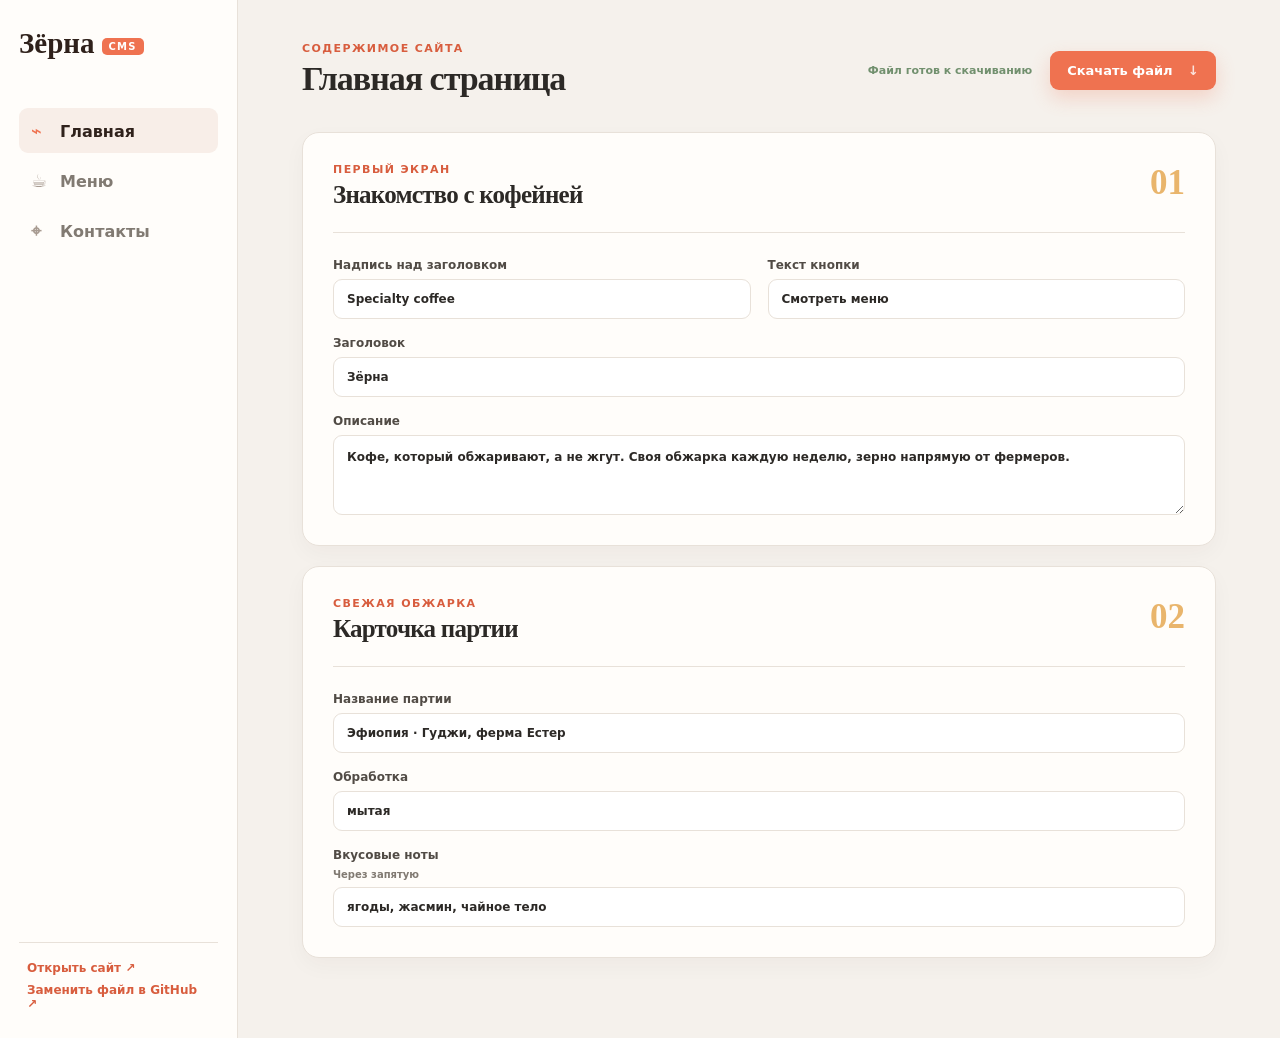
<file: admin/index.html>
<!doctype html>
<html lang="ru">
<head>
  <meta charset="utf-8">
  <meta name="viewport" content="width=device-width, initial-scale=1">
  <meta http-equiv="Content-Security-Policy" content="default-src 'self'; base-uri 'self'; object-src 'none'; frame-src 'none'; form-action 'none'; img-src 'self' data:; font-src 'self'; style-src 'self'; script-src 'self'; connect-src 'self'">
  <meta name="referrer" content="no-referrer">
  <meta name="robots" content="noindex,nofollow">
  <title>Зёрна — управление сайтом</title>
  <link rel="stylesheet" href="admin.css?v=20260826">
</head>
<body>
  <div class="app-shell" id="appShell">
    <aside class="sidebar">
      <a class="brand" href="../index.html">Зёрна<span>CMS</span></a>
      <nav class="nav-list" aria-label="Разделы управления">
        <button class="nav-item is-active" data-panel="home"><span>⌁</span>Главная</button>
        <button class="nav-item" data-panel="menu"><span>☕</span>Меню</button>
        <button class="nav-item" data-panel="contacts"><span>⌖</span>Контакты</button>
      </nav>
      <div class="sidebar-bottom">
        <a class="view-site" href="../index.html" target="_blank" rel="noopener noreferrer">Открыть сайт ↗</a>
        <a class="view-site" href="https://github.com/Arinaexe/zerna-coffee-demo/blob/main/content.json" target="_blank" rel="noopener noreferrer">Заменить файл в GitHub ↗</a>
      </div>
    </aside>

    <main class="workspace">
      <header class="topbar">
        <div><p class="eyebrow" id="sectionEyebrow">Содержимое сайта</p><h1 id="sectionTitle">Главная страница</h1></div>
        <div class="save-state" id="saveState">Скачайте файл после редактирования</div>
        <button class="button button-primary" id="saveButton" type="button">Скачать файл <span>↓</span></button>
      </header>

      <div class="editor-panel is-active" data-editor="home">
        <section class="editor-card">
          <div class="card-heading"><div><p class="card-kicker">Первый экран</p><h2>Знакомство с кофейней</h2></div><span class="card-number">01</span></div>
          <div class="form-grid">
            <label>Надпись над заголовком<input data-path="hero.eyebrow" type="text"></label>
            <label>Текст кнопки<input data-path="hero.cta" type="text"></label>
            <label class="full">Заголовок<input data-path="hero.title" type="text"></label>
            <label class="full">Описание<textarea data-path="hero.description" rows="3"></textarea></label>
          </div>
        </section>
        <section class="editor-card">
          <div class="card-heading"><div><p class="card-kicker">Свежая обжарка</p><h2>Карточка партии</h2></div><span class="card-number">02</span></div>
          <div class="form-grid">
            <label class="full">Название партии<input data-path="roast.origin" type="text"></label>
            <label class="full">Обработка<input data-path="roast.processing" type="text"></label>
            <label class="full">Вкусовые ноты <small>Через запятую</small><input data-path="roast.tags" data-list type="text"></label>
          </div>
        </section>
      </div>

      <div class="editor-panel" data-editor="menu">
        <section class="editor-card menu-editor">
          <div class="card-heading"><div><p class="card-kicker">Меню</p><h2>Напитки и еда</h2><p class="card-note">Добавляйте позиции, меняйте цены и порядок карточек.</p></div><button class="button button-secondary" type="button" id="addMenuItem">+ Новая позиция</button></div>
          <div class="menu-list" id="menuList"></div>
        </section>
      </div>

      <div class="editor-panel" data-editor="contacts">
        <section class="editor-card">
          <div class="card-heading"><div><p class="card-kicker">На связи</p><h2>Контакты</h2></div><span class="card-number">03</span></div>
          <div class="form-grid">
            <label class="full">Адрес<input data-path="contacts.address" type="text"></label>
            <label>Часы работы<input data-path="contacts.hours" type="text"></label>
            <label>Telegram<input data-path="contacts.telegram" type="text" placeholder="@username"></label>
          </div>
        </section>
      </div>
    </main>
  </div>

  <template id="menuItemTemplate">
    <article class="menu-item-editor">
      <div class="drag-mark" aria-hidden="true">⠿</div>
      <div class="menu-item-fields">
        <label>Название<input data-menu="name" type="text"></label>
        <label>Цена<input data-menu="price" type="text" placeholder="250 ₽"></label>
        <label>Категория<select data-menu="category"><option value="black">Чёрный кофе</option><option value="milk">С молоком</option><option value="cold">Холодное</option><option value="tea">Чай</option><option value="drinks">Другие напитки</option><option value="dessert">Десерты</option><option value="food">Еда</option></select></label>
        <label>Фото <small>Путь внутри папки images; внешние URL блокируются</small><input data-menu="image" type="text" placeholder="images/cappuccino.jpg"></label>
        <label class="wide">Описание<textarea data-menu="description" rows="2"></textarea></label>
        <label class="wide">Вкусовые ноты <small>Через запятую</small><input data-menu="tags" type="text"></label>
      </div>
      <button class="delete-item" type="button" title="Удалить позицию" aria-label="Удалить позицию">×</button>
    </article>
  </template>

  <script src="admin.js?v=20260826-3"></script>
</body>
</html>
</file>
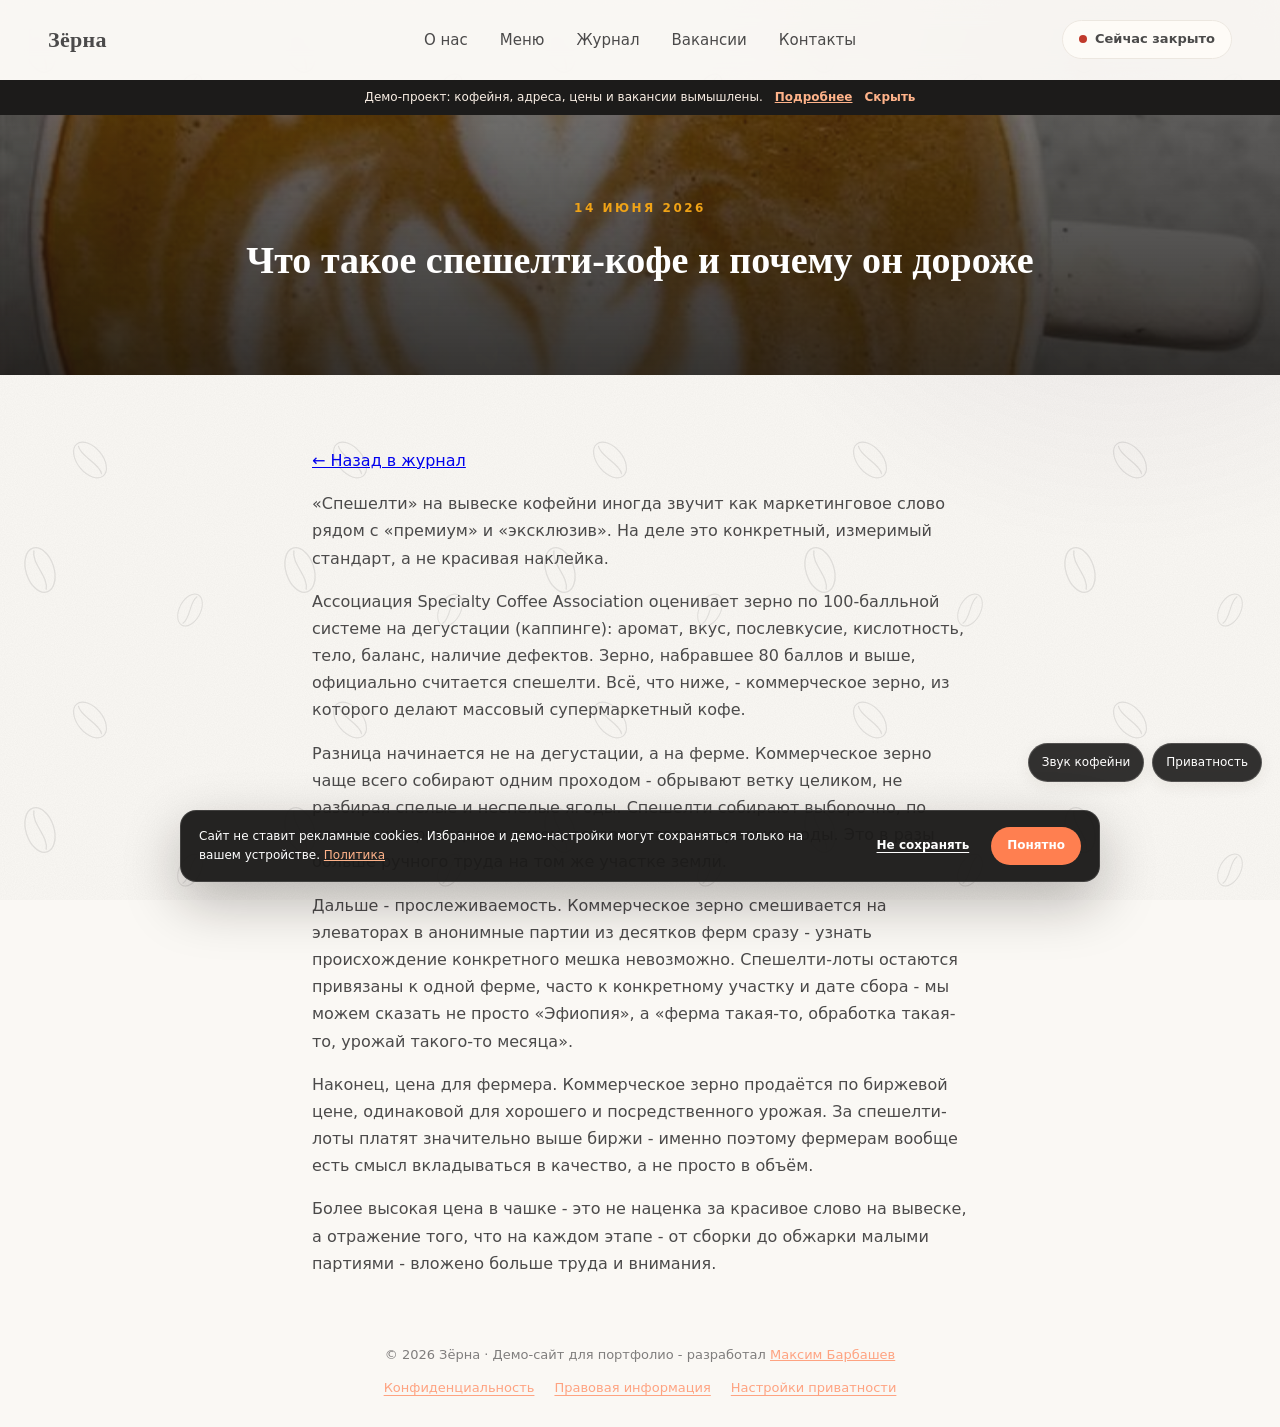
<file: blog-chto-takoe-speshelti.html>
<!DOCTYPE html>
<html lang="ru">
<head>
  <meta charset="UTF-8">
  <meta name="viewport" content="width=device-width, initial-scale=1.0">
  <meta http-equiv="Content-Security-Policy" content="default-src 'self'; base-uri 'self'; object-src 'none'; frame-src 'none'; worker-src 'none'; form-action 'none'; img-src 'self' data:; media-src 'self'; font-src 'self'; style-src 'self' 'unsafe-inline'; script-src 'self'; connect-src 'none'; trusted-types 'none'; require-trusted-types-for 'script'">
  <meta name="referrer" content="no-referrer">
  <meta name="color-scheme" content="light">
  <title>Что такое спешелти-кофе и почему он дороже - Журнал Зёрна</title>
  <meta name="description" content="Разница между коммерческим зерном и спешелти-кофе - не маркетинг, а реальная работа на каждом этапе.">
  <link rel="canonical" href="https://arinaexe.github.io/zerna-coffee-demo/blog-chto-takoe-speshelti.html">
  <meta property="og:locale" content="ru_RU"><meta property="og:type" content="article"><meta property="og:title" content="Что такое спешелти-кофе"><meta property="og:description" content="Чем спешелти отличается от коммерческого зерна и из чего складывается цена."><meta property="og:url" content="https://arinaexe.github.io/zerna-coffee-demo/blog-chto-takoe-speshelti.html"><meta property="og:image" content="https://arinaexe.github.io/zerna-coffee-demo/images/hero-cafe.jpg">
  <meta name="twitter:card" content="summary_large_image"><meta name="twitter:title" content="Что такое спешелти-кофе"><meta name="twitter:description" content="Чем спешелти отличается от коммерческого зерна."><meta name="twitter:image" content="https://arinaexe.github.io/zerna-coffee-demo/images/hero-cafe.jpg">
  <link rel="icon" type="image/svg+xml" href="favicon.svg">
  <link rel="stylesheet" href="style.css?v=20260826">
</head>
<body>

  <div class="scroll-progress"></div>
  <div class="side-deco side-deco-left" aria-hidden="true">
    <div class="side-marquee">
      <div class="marquee-set">
        <span>SPECIALTY COFFEE ·</span>
        <span>ОБЖАРКА КАЖДУЮ НЕДЕЛЮ ·</span>
        <span>ЗЁРНА ·</span>
      </div>
      <div class="marquee-set">
        <span>SPECIALTY COFFEE ·</span>
        <span>ОБЖАРКА КАЖДУЮ НЕДЕЛЮ ·</span>
        <span>ЗЁРНА ·</span>
      </div>
      <div class="marquee-set">
        <span>SPECIALTY COFFEE ·</span>
        <span>ОБЖАРКА КАЖДУЮ НЕДЕЛЮ ·</span>
        <span>ЗЁРНА ·</span>
      </div>
    </div>
  </div>
  <div class="side-deco side-deco-right" aria-hidden="true">
    <div class="bean-wrap" style="top:8%;">
      <svg class="side-bean" viewBox="0 0 40 60"><ellipse cx="20" cy="30" rx="15" ry="25"/><path d="M20 8 C14 20,26 40,20 52"/></svg>
    </div>
    <div class="bean-wrap" style="top:33%;">
      <svg class="side-bean small" viewBox="0 0 40 60"><ellipse cx="20" cy="30" rx="15" ry="25"/><path d="M20 8 C14 20,26 40,20 52"/></svg>
    </div>
    <div class="bean-wrap" style="top:58%;">
      <svg class="side-bean" viewBox="0 0 40 60"><ellipse cx="20" cy="30" rx="15" ry="25"/><path d="M20 8 C14 20,26 40,20 52"/></svg>
    </div>
    <div class="bean-wrap" style="top:82%;">
      <svg class="side-bean small" viewBox="0 0 40 60"><ellipse cx="20" cy="30" rx="15" ry="25"/><path d="M20 8 C14 20,26 40,20 52"/></svg>
    </div>
  </div>

  <header class="header">
    <a class="logo" href="index.html">Зёрна</a>
    <nav class="nav">
      <ul>
        <li><a href="o-nas.html">О нас</a></li>
        <li><a href="index.html#menu">Меню</a></li>
        <li><a href="blog.html">Журнал</a></li>
        <li><a href="vakansii.html">Вакансии</a></li>
        <li><a href="index.html#contacts">Контакты</a></li>
      </ul>
    </nav>
    <div class="status-badge" id="statusBadge">
      <span class="status-dot"></span>
      <span class="status-text">Открыто сейчас</span>
    </div>
  </header>

  <section class="page-header">
    <div class="parallax-wrap"><img class="parallax-img" src="images/cappuccino.jpg" alt="" /></div>
    <div class="page-header-scrim"></div>
    <div class="page-header-content">
      <span class="section-eyebrow">14 июня 2026</span>
      <h1>Что такое спешелти-кофе и почему он дороже</h1>
    </div>
  </section>

  <article class="page-content reveal">
    <p><a href="blog.html">← Назад в журнал</a></p>

    <p>«Спешелти» на вывеске кофейни иногда звучит как маркетинговое слово рядом с «премиум» и «эксклюзив». На деле это конкретный, измеримый стандарт, а не красивая наклейка.</p>

    <p>Ассоциация Specialty Coffee Association оценивает зерно по 100-балльной системе на дегустации (каппинге): аромат, вкус, послевкусие, кислотность, тело, баланс, наличие дефектов. Зерно, набравшее 80 баллов и выше, официально считается спешелти. Всё, что ниже, - коммерческое зерно, из которого делают массовый супермаркетный кофе.</p>

    <p>Разница начинается не на дегустации, а на ферме. Коммерческое зерно чаще всего собирают одним проходом - обрывают ветку целиком, не разбирая спелые и неспелые ягоды. Спешелти собирают выборочно, по несколько проходов за сезон, оставляя только зрелые ягоды. Это в разы больше ручного труда на том же участке земли.</p>

    <p>Дальше - прослеживаемость. Коммерческое зерно смешивается на элеваторах в анонимные партии из десятков ферм сразу - узнать происхождение конкретного мешка невозможно. Спешелти-лоты остаются привязаны к одной ферме, часто к конкретному участку и дате сбора - мы можем сказать не просто «Эфиопия», а «ферма такая-то, обработка такая-то, урожай такого-то месяца».</p>

    <p>Наконец, цена для фермера. Коммерческое зерно продаётся по биржевой цене, одинаковой для хорошего и посредственного урожая. За спешелти-лоты платят значительно выше биржи - именно поэтому фермерам вообще есть смысл вкладываться в качество, а не просто в объём.</p>

    <p>Более высокая цена в чашке - это не наценка за красивое слово на вывеске, а отражение того, что на каждом этапе - от сборки до обжарки малыми партиями - вложено больше труда и внимания.</p>
  </article>

  <footer class="footer">
    <p>© 2026 Зёрна · Демо-сайт для портфолио - разработал <a href="https://t.me/mercy_exe" target="_blank" rel="noopener noreferrer">Максим Барбашев</a></p>
  </footer>

  <script src="common.js?v=20260826"></script>
</body>
</html>
</file>
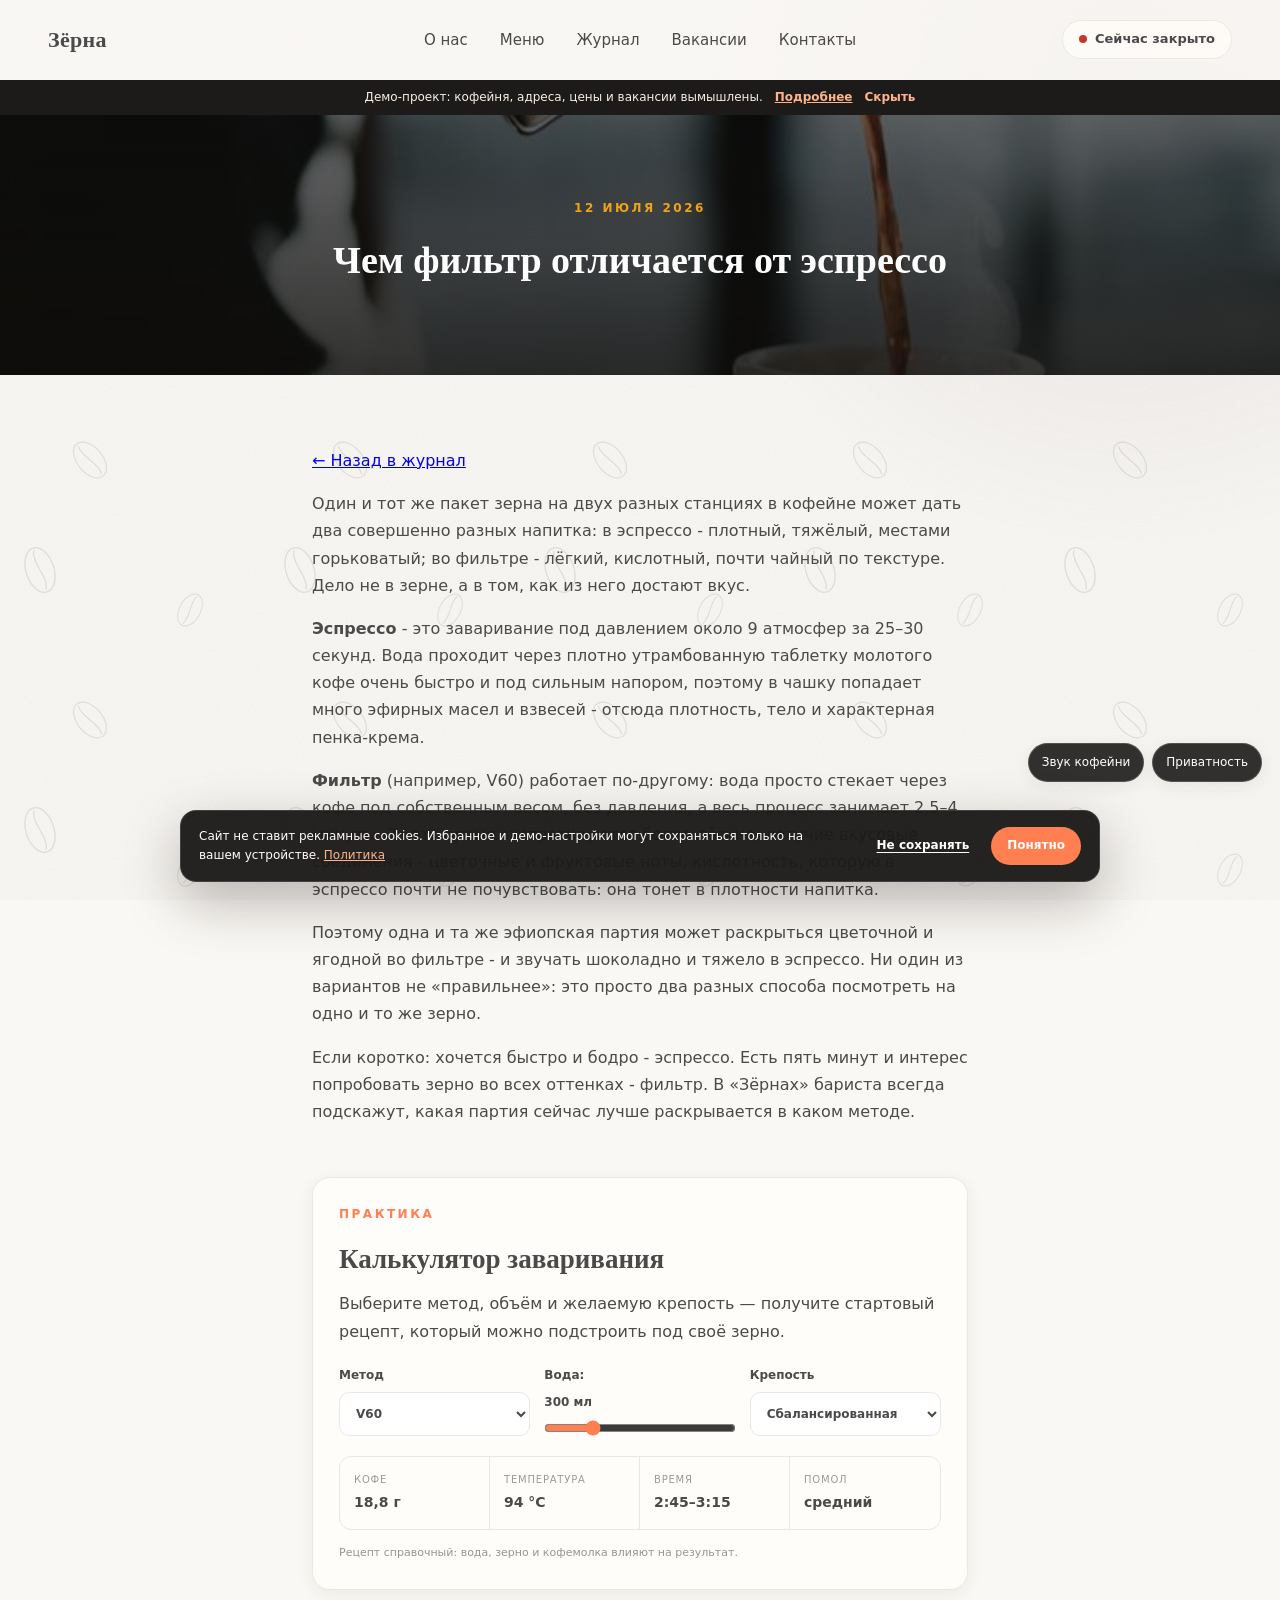
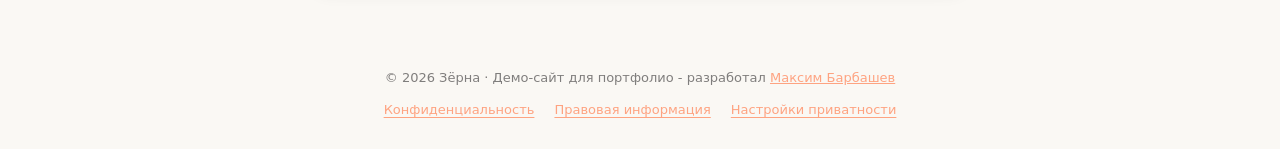
<file: blog-filtr-vs-espresso.html>
<!DOCTYPE html>
<html lang="ru">
<head>
  <meta charset="UTF-8">
  <meta name="viewport" content="width=device-width, initial-scale=1.0">
  <meta http-equiv="Content-Security-Policy" content="default-src 'self'; base-uri 'self'; object-src 'none'; frame-src 'none'; worker-src 'none'; form-action 'none'; img-src 'self' data:; media-src 'self'; font-src 'self'; style-src 'self' 'unsafe-inline'; script-src 'self'; connect-src 'none'; trusted-types 'none'; require-trusted-types-for 'script'">
  <meta name="referrer" content="no-referrer">
  <meta name="color-scheme" content="light">
  <title>Чем фильтр отличается от эспрессо - Журнал Зёрна</title>
  <meta name="description" content="Разбираемся, почему одно и то же зерно может быть кислым в фильтре и горьким в эспрессо.">
  <link rel="canonical" href="https://arinaexe.github.io/zerna-coffee-demo/blog-filtr-vs-espresso.html">
  <meta property="og:locale" content="ru_RU"><meta property="og:type" content="article"><meta property="og:title" content="Чем фильтр отличается от эспрессо"><meta property="og:description" content="Почему одно зерно раскрывается по-разному и как выбрать метод заваривания."><meta property="og:url" content="https://arinaexe.github.io/zerna-coffee-demo/blog-filtr-vs-espresso.html"><meta property="og:image" content="https://arinaexe.github.io/zerna-coffee-demo/images/filter-v60.jpg">
  <meta name="twitter:card" content="summary_large_image"><meta name="twitter:title" content="Чем фильтр отличается от эспрессо"><meta name="twitter:description" content="Почему одно зерно раскрывается по-разному."><meta name="twitter:image" content="https://arinaexe.github.io/zerna-coffee-demo/images/filter-v60.jpg">
  <link rel="icon" type="image/svg+xml" href="favicon.svg">
  <link rel="stylesheet" href="style.css?v=20260826">
</head>
<body>

  <div class="scroll-progress"></div>
  <div class="side-deco side-deco-left" aria-hidden="true">
    <div class="side-marquee">
      <div class="marquee-set">
        <span>SPECIALTY COFFEE ·</span>
        <span>ОБЖАРКА КАЖДУЮ НЕДЕЛЮ ·</span>
        <span>ЗЁРНА ·</span>
      </div>
      <div class="marquee-set">
        <span>SPECIALTY COFFEE ·</span>
        <span>ОБЖАРКА КАЖДУЮ НЕДЕЛЮ ·</span>
        <span>ЗЁРНА ·</span>
      </div>
      <div class="marquee-set">
        <span>SPECIALTY COFFEE ·</span>
        <span>ОБЖАРКА КАЖДУЮ НЕДЕЛЮ ·</span>
        <span>ЗЁРНА ·</span>
      </div>
    </div>
  </div>
  <div class="side-deco side-deco-right" aria-hidden="true">
    <div class="bean-wrap" style="top:8%;">
      <svg class="side-bean" viewBox="0 0 40 60"><ellipse cx="20" cy="30" rx="15" ry="25"/><path d="M20 8 C14 20,26 40,20 52"/></svg>
    </div>
    <div class="bean-wrap" style="top:33%;">
      <svg class="side-bean small" viewBox="0 0 40 60"><ellipse cx="20" cy="30" rx="15" ry="25"/><path d="M20 8 C14 20,26 40,20 52"/></svg>
    </div>
    <div class="bean-wrap" style="top:58%;">
      <svg class="side-bean" viewBox="0 0 40 60"><ellipse cx="20" cy="30" rx="15" ry="25"/><path d="M20 8 C14 20,26 40,20 52"/></svg>
    </div>
    <div class="bean-wrap" style="top:82%;">
      <svg class="side-bean small" viewBox="0 0 40 60"><ellipse cx="20" cy="30" rx="15" ry="25"/><path d="M20 8 C14 20,26 40,20 52"/></svg>
    </div>
  </div>

  <header class="header">
    <a class="logo" href="index.html">Зёрна</a>
    <nav class="nav">
      <ul>
        <li><a href="o-nas.html">О нас</a></li>
        <li><a href="index.html#menu">Меню</a></li>
        <li><a href="blog.html">Журнал</a></li>
        <li><a href="vakansii.html">Вакансии</a></li>
        <li><a href="index.html#contacts">Контакты</a></li>
      </ul>
    </nav>
    <div class="status-badge" id="statusBadge">
      <span class="status-dot"></span>
      <span class="status-text">Открыто сейчас</span>
    </div>
  </header>

  <section class="page-header">
    <div class="parallax-wrap"><img class="parallax-img" src="images/filter-v60.jpg" alt="" /></div>
    <div class="page-header-scrim"></div>
    <div class="page-header-content">
      <span class="section-eyebrow">12 июля 2026</span>
      <h1>Чем фильтр отличается от эспрессо</h1>
    </div>
  </section>

  <article class="page-content reveal">
    <p><a href="blog.html">← Назад в журнал</a></p>

    <p>Один и тот же пакет зерна на двух разных станциях в кофейне может дать два совершенно разных напитка: в эспрессо - плотный, тяжёлый, местами горьковатый; во фильтре - лёгкий, кислотный, почти чайный по текстуре. Дело не в зерне, а в том, как из него достают вкус.</p>

    <p><strong>Эспрессо</strong> - это заваривание под давлением около 9 атмосфер за 25–30 секунд. Вода проходит через плотно утрамбованную таблетку молотого кофе очень быстро и под сильным напором, поэтому в чашку попадает много эфирных масел и взвесей - отсюда плотность, тело и характерная пенка-крема.</p>

    <p><strong>Фильтр</strong> (например, V60) работает по-другому: вода просто стекает через кофе под собственным весом, без давления, а весь процесс занимает 2,5–4 минуты. За это время экстрагируются более лёгкие, летучие вкусовые соединения - цветочные и фруктовые ноты, кислотность, которую в эспрессо почти не почувствовать: она тонет в плотности напитка.</p>

    <p>Поэтому одна и та же эфиопская партия может раскрыться цветочной и ягодной во фильтре - и звучать шоколадно и тяжело в эспрессо. Ни один из вариантов не «правильнее»: это просто два разных способа посмотреть на одно и то же зерно.</p>

    <p>Если коротко: хочется быстро и бодро - эспрессо. Есть пять минут и интерес попробовать зерно во всех оттенках - фильтр. В «Зёрнах» бариста всегда подскажут, какая партия сейчас лучше раскрывается в каком методе.</p>

    <section class="brew-calculator" id="brewCalculator" aria-labelledby="brewCalculatorTitle">
      <span class="section-eyebrow">Практика</span>
      <h2 id="brewCalculatorTitle">Калькулятор заваривания</h2>
      <p>Выберите метод, объём и желаемую крепость — получите стартовый рецепт, который можно подстроить под своё зерно.</p>
      <div class="brew-controls">
        <label>Метод
          <select id="brewMethod">
            <option value="v60">V60</option>
            <option value="aeropress">Аэропресс</option>
            <option value="french">Френч-пресс</option>
            <option value="chemex">Кемекс</option>
          </select>
        </label>
        <label>Вода: <output id="brewWaterOutput" for="brewWater">300 мл</output>
          <input id="brewWater" type="range" min="150" max="800" step="50" value="300">
        </label>
        <label>Крепость
          <select id="brewStrength">
            <option value="light">Лёгкая</option>
            <option value="balanced" selected>Сбалансированная</option>
            <option value="strong">Крепкая</option>
          </select>
        </label>
      </div>
      <div class="brew-result" aria-live="polite">
        <div><span>Кофе</span><strong id="brewCoffee">19 г</strong></div>
        <div><span>Температура</span><strong id="brewTemperature">94 °C</strong></div>
        <div><span>Время</span><strong id="brewTime">2:45–3:15</strong></div>
        <div><span>Помол</span><strong id="brewGrind">средний</strong></div>
      </div>
      <p class="demo-caption">Рецепт справочный: вода, зерно и кофемолка влияют на результат.</p>
    </section>
  </article>

  <footer class="footer">
    <p>© 2026 Зёрна · Демо-сайт для портфолио - разработал <a href="https://t.me/mercy_exe" target="_blank" rel="noopener noreferrer">Максим Барбашев</a></p>
  </footer>

  <script src="common.js?v=20260826"></script>
</body>
</html>
</file>
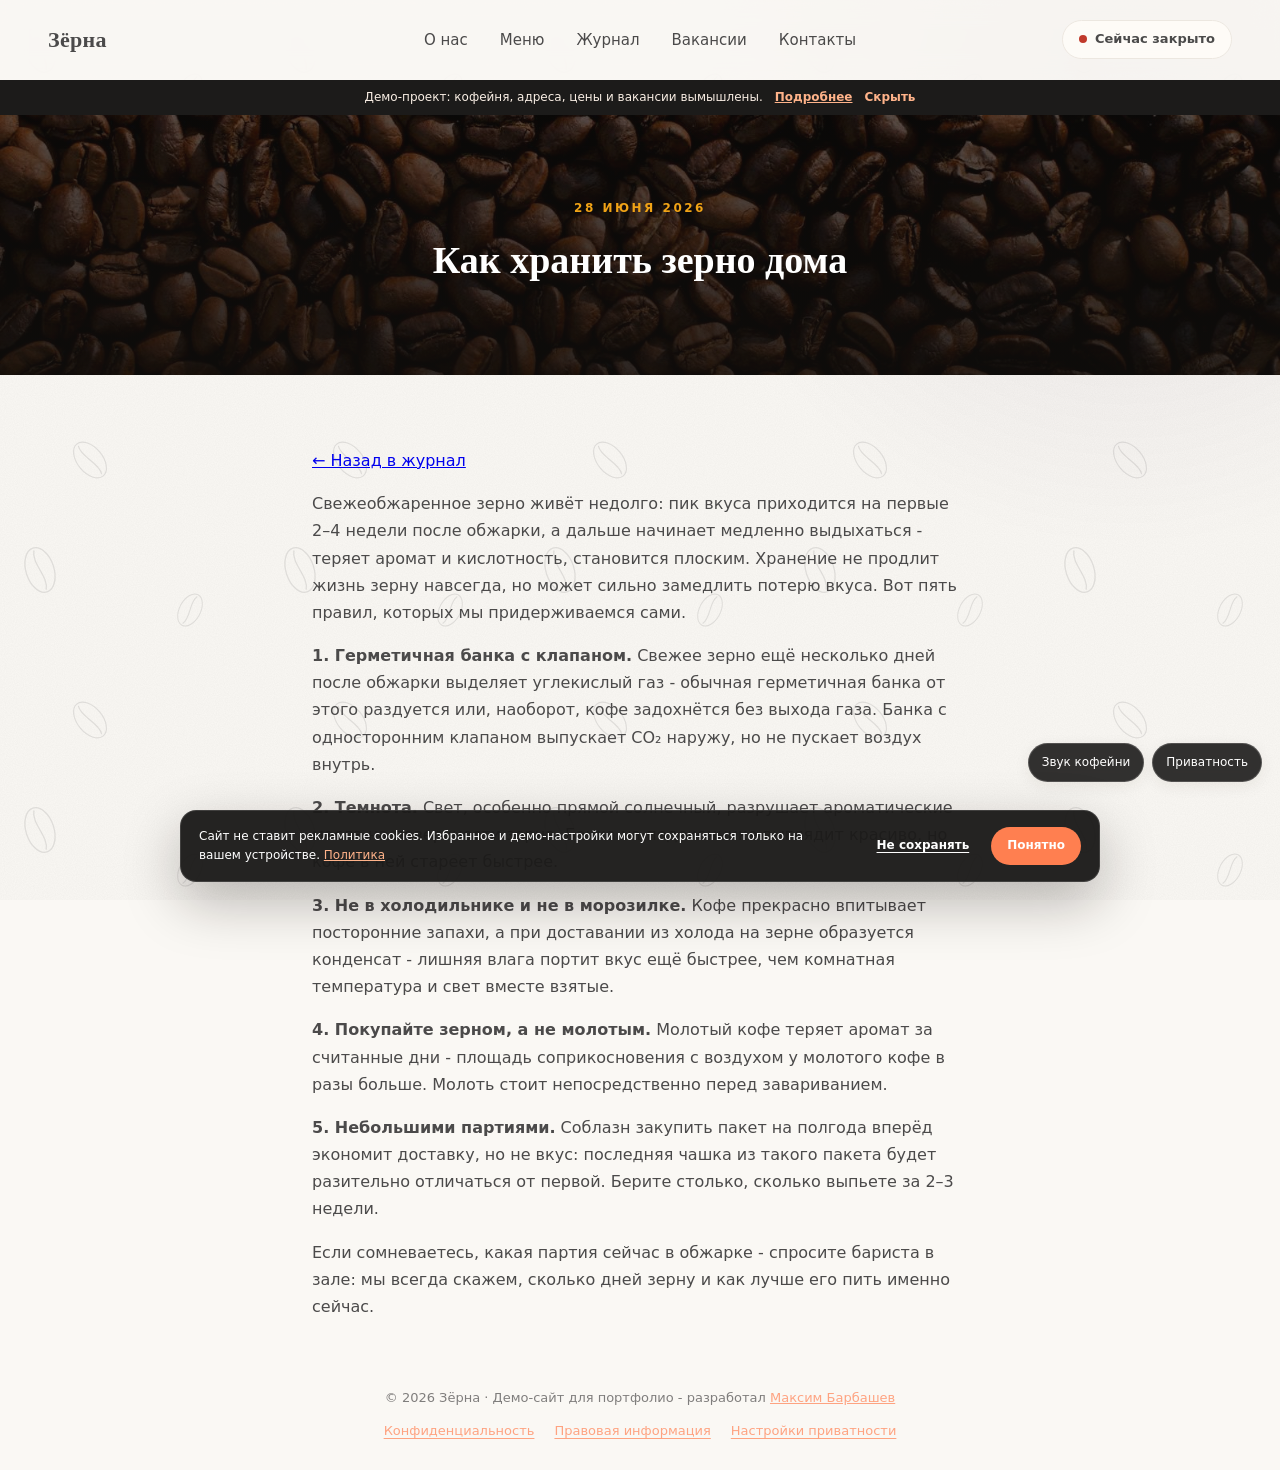
<file: blog-hranenie-zerna.html>
<!DOCTYPE html>
<html lang="ru">
<head>
  <meta charset="UTF-8">
  <meta name="viewport" content="width=device-width, initial-scale=1.0">
  <meta http-equiv="Content-Security-Policy" content="default-src 'self'; base-uri 'self'; object-src 'none'; frame-src 'none'; worker-src 'none'; form-action 'none'; img-src 'self' data:; media-src 'self'; font-src 'self'; style-src 'self' 'unsafe-inline'; script-src 'self'; connect-src 'none'; trusted-types 'none'; require-trusted-types-for 'script'">
  <meta name="referrer" content="no-referrer">
  <meta name="color-scheme" content="light">
  <title>Как хранить зерно дома - Журнал Зёрна</title>
  <meta name="description" content="Пять простых правил, которые продлят свежесть кофейного зерна дома.">
  <link rel="canonical" href="https://arinaexe.github.io/zerna-coffee-demo/blog-hranenie-zerna.html">
  <meta property="og:locale" content="ru_RU"><meta property="og:type" content="article"><meta property="og:title" content="Как хранить зерно дома"><meta property="og:description" content="Пять правил, которые помогают дольше сохранить вкус кофе."><meta property="og:url" content="https://arinaexe.github.io/zerna-coffee-demo/blog-hranenie-zerna.html"><meta property="og:image" content="https://arinaexe.github.io/zerna-coffee-demo/images/beans.jpg">
  <meta name="twitter:card" content="summary_large_image"><meta name="twitter:title" content="Как хранить зерно дома"><meta name="twitter:description" content="Пять правил, которые помогают дольше сохранить вкус кофе."><meta name="twitter:image" content="https://arinaexe.github.io/zerna-coffee-demo/images/beans.jpg">
  <link rel="icon" type="image/svg+xml" href="favicon.svg">
  <link rel="stylesheet" href="style.css?v=20260826">
</head>
<body>

  <div class="scroll-progress"></div>
  <div class="side-deco side-deco-left" aria-hidden="true">
    <div class="side-marquee">
      <div class="marquee-set">
        <span>SPECIALTY COFFEE ·</span>
        <span>ОБЖАРКА КАЖДУЮ НЕДЕЛЮ ·</span>
        <span>ЗЁРНА ·</span>
      </div>
      <div class="marquee-set">
        <span>SPECIALTY COFFEE ·</span>
        <span>ОБЖАРКА КАЖДУЮ НЕДЕЛЮ ·</span>
        <span>ЗЁРНА ·</span>
      </div>
      <div class="marquee-set">
        <span>SPECIALTY COFFEE ·</span>
        <span>ОБЖАРКА КАЖДУЮ НЕДЕЛЮ ·</span>
        <span>ЗЁРНА ·</span>
      </div>
    </div>
  </div>
  <div class="side-deco side-deco-right" aria-hidden="true">
    <div class="bean-wrap" style="top:8%;">
      <svg class="side-bean" viewBox="0 0 40 60"><ellipse cx="20" cy="30" rx="15" ry="25"/><path d="M20 8 C14 20,26 40,20 52"/></svg>
    </div>
    <div class="bean-wrap" style="top:33%;">
      <svg class="side-bean small" viewBox="0 0 40 60"><ellipse cx="20" cy="30" rx="15" ry="25"/><path d="M20 8 C14 20,26 40,20 52"/></svg>
    </div>
    <div class="bean-wrap" style="top:58%;">
      <svg class="side-bean" viewBox="0 0 40 60"><ellipse cx="20" cy="30" rx="15" ry="25"/><path d="M20 8 C14 20,26 40,20 52"/></svg>
    </div>
    <div class="bean-wrap" style="top:82%;">
      <svg class="side-bean small" viewBox="0 0 40 60"><ellipse cx="20" cy="30" rx="15" ry="25"/><path d="M20 8 C14 20,26 40,20 52"/></svg>
    </div>
  </div>

  <header class="header">
    <a class="logo" href="index.html">Зёрна</a>
    <nav class="nav">
      <ul>
        <li><a href="o-nas.html">О нас</a></li>
        <li><a href="index.html#menu">Меню</a></li>
        <li><a href="blog.html">Журнал</a></li>
        <li><a href="vakansii.html">Вакансии</a></li>
        <li><a href="index.html#contacts">Контакты</a></li>
      </ul>
    </nav>
    <div class="status-badge" id="statusBadge">
      <span class="status-dot"></span>
      <span class="status-text">Открыто сейчас</span>
    </div>
  </header>

  <section class="page-header">
    <div class="parallax-wrap"><img class="parallax-img" src="images/beans.jpg" alt="" /></div>
    <div class="page-header-scrim"></div>
    <div class="page-header-content">
      <span class="section-eyebrow">28 июня 2026</span>
      <h1>Как хранить зерно дома</h1>
    </div>
  </section>

  <article class="page-content reveal">
    <p><a href="blog.html">← Назад в журнал</a></p>

    <p>Свежеобжаренное зерно живёт недолго: пик вкуса приходится на первые 2–4 недели после обжарки, а дальше начинает медленно выдыхаться - теряет аромат и кислотность, становится плоским. Хранение не продлит жизнь зерну навсегда, но может сильно замедлить потерю вкуса. Вот пять правил, которых мы придерживаемся сами.</p>

    <p><strong>1. Герметичная банка с клапаном.</strong> Свежее зерно ещё несколько дней после обжарки выделяет углекислый газ - обычная герметичная банка от этого раздуется или, наоборот, кофе задохнётся без выхода газа. Банка с односторонним клапаном выпускает CO₂ наружу, но не пускает воздух внутрь.</p>

    <p><strong>2. Темнота.</strong> Свет, особенно прямой солнечный, разрушает ароматические масла на поверхности зерна. Банка на подоконнике выглядит красиво, но кофе в ней стареет быстрее.</p>

    <p><strong>3. Не в холодильнике и не в морозилке.</strong> Кофе прекрасно впитывает посторонние запахи, а при доставании из холода на зерне образуется конденсат - лишняя влага портит вкус ещё быстрее, чем комнатная температура и свет вместе взятые.</p>

    <p><strong>4. Покупайте зерном, а не молотым.</strong> Молотый кофе теряет аромат за считанные дни - площадь соприкосновения с воздухом у молотого кофе в разы больше. Молоть стоит непосредственно перед завариванием.</p>

    <p><strong>5. Небольшими партиями.</strong> Соблазн закупить пакет на полгода вперёд экономит доставку, но не вкус: последняя чашка из такого пакета будет разительно отличаться от первой. Берите столько, сколько выпьете за 2–3 недели.</p>

    <p>Если сомневаетесь, какая партия сейчас в обжарке - спросите бариста в зале: мы всегда скажем, сколько дней зерну и как лучше его пить именно сейчас.</p>
  </article>

  <footer class="footer">
    <p>© 2026 Зёрна · Демо-сайт для портфолио - разработал <a href="https://t.me/mercy_exe" target="_blank" rel="noopener noreferrer">Максим Барбашев</a></p>
  </footer>

  <script src="common.js?v=20260826"></script>
</body>
</html>
</file>
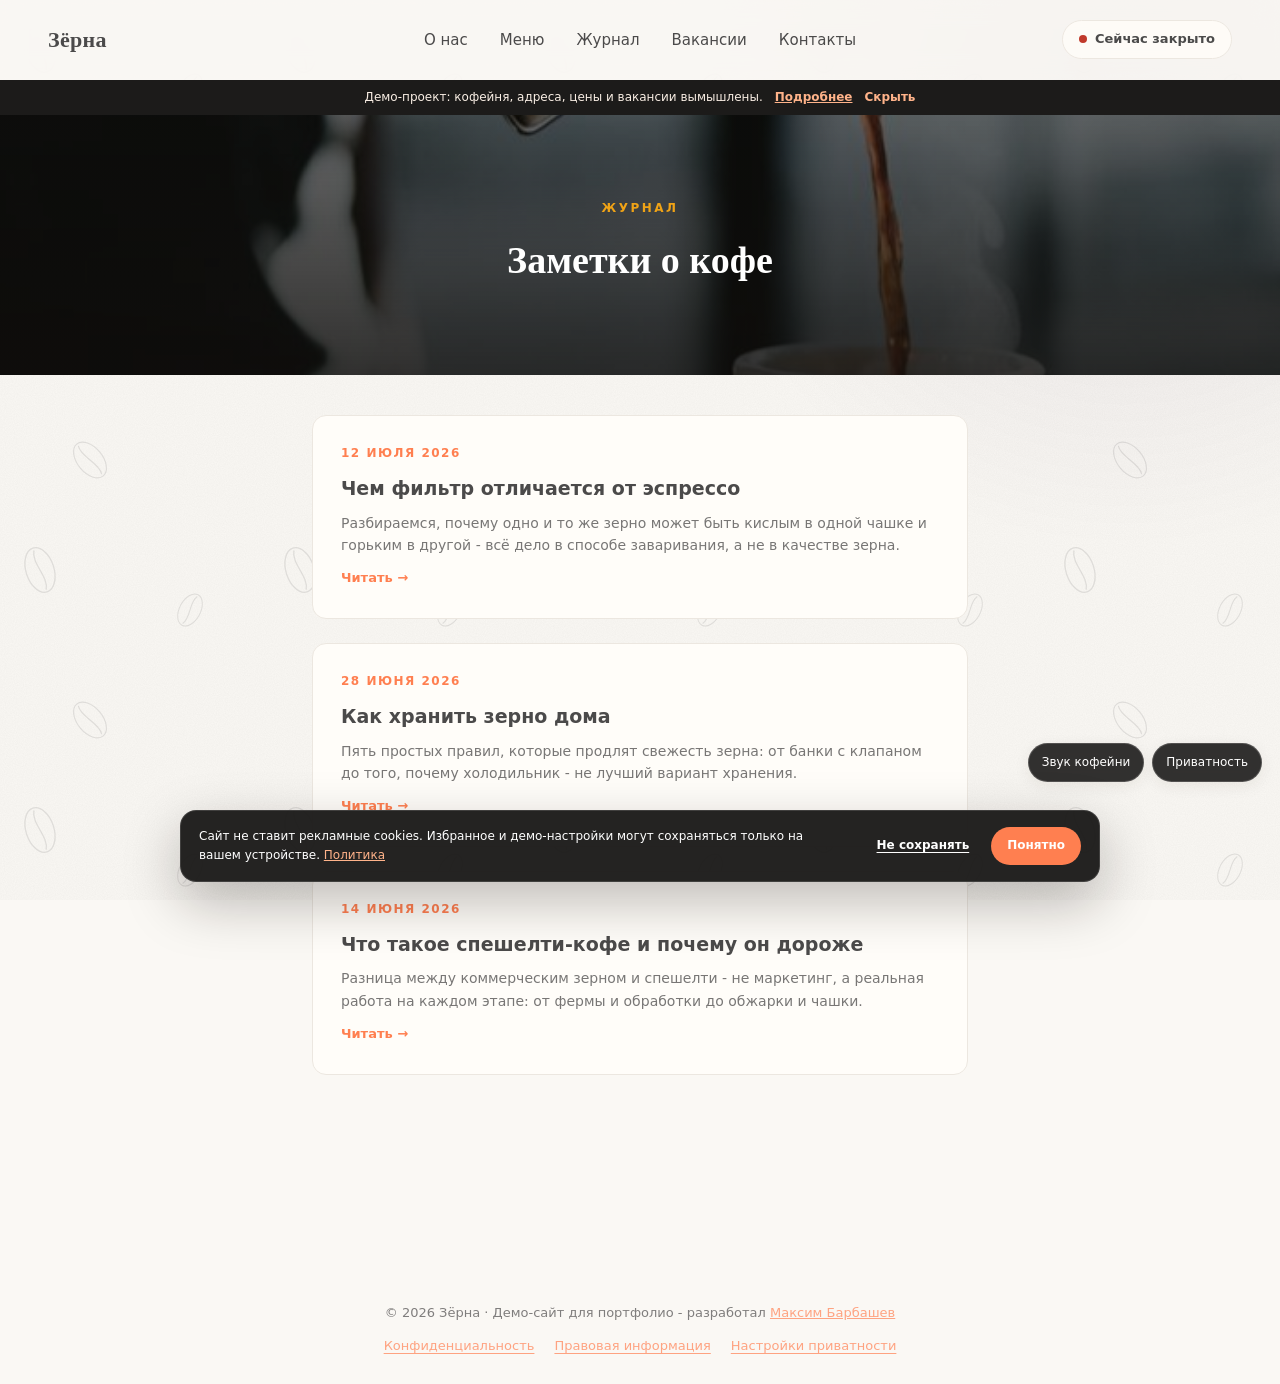
<file: blog.html>
<!DOCTYPE html>
<html lang="ru">
<head>
  <meta charset="UTF-8">
  <meta name="viewport" content="width=device-width, initial-scale=1.0">
  <meta http-equiv="Content-Security-Policy" content="default-src 'self'; base-uri 'self'; object-src 'none'; frame-src 'none'; worker-src 'none'; form-action 'none'; img-src 'self' data:; media-src 'self'; font-src 'self'; style-src 'self' 'unsafe-inline'; script-src 'self'; connect-src 'none'; trusted-types 'none'; require-trusted-types-for 'script'">
  <meta name="referrer" content="no-referrer">
  <meta name="color-scheme" content="light">
  <title>Журнал - Зёрна</title>
  <meta name="description" content="Заметки о кофе от команды «Зёрна»: заваривание, хранение зерна, спешелти.">
  <link rel="canonical" href="https://arinaexe.github.io/zerna-coffee-demo/blog.html">
  <meta property="og:locale" content="ru_RU"><meta property="og:type" content="website"><meta property="og:title" content="Журнал о кофе — Зёрна"><meta property="og:description" content="Заметки о зерне, обжарке и способах заваривания."><meta property="og:url" content="https://arinaexe.github.io/zerna-coffee-demo/blog.html"><meta property="og:image" content="https://arinaexe.github.io/zerna-coffee-demo/images/og.png">
  <meta name="twitter:card" content="summary_large_image"><meta name="twitter:title" content="Журнал о кофе — Зёрна"><meta name="twitter:description" content="Заметки о зерне, обжарке и способах заваривания."><meta name="twitter:image" content="https://arinaexe.github.io/zerna-coffee-demo/images/og.png">
  <link rel="icon" type="image/svg+xml" href="favicon.svg">
  <link rel="stylesheet" href="style.css?v=20260826">
</head>
<body>

  <div class="scroll-progress"></div>
  <div class="side-deco side-deco-left" aria-hidden="true">
    <div class="side-marquee">
      <div class="marquee-set">
        <span>SPECIALTY COFFEE ·</span>
        <span>ОБЖАРКА КАЖДУЮ НЕДЕЛЮ ·</span>
        <span>ЗЁРНА ·</span>
      </div>
      <div class="marquee-set">
        <span>SPECIALTY COFFEE ·</span>
        <span>ОБЖАРКА КАЖДУЮ НЕДЕЛЮ ·</span>
        <span>ЗЁРНА ·</span>
      </div>
      <div class="marquee-set">
        <span>SPECIALTY COFFEE ·</span>
        <span>ОБЖАРКА КАЖДУЮ НЕДЕЛЮ ·</span>
        <span>ЗЁРНА ·</span>
      </div>
    </div>
  </div>
  <div class="side-deco side-deco-right" aria-hidden="true">
    <div class="bean-wrap" style="top:8%;">
      <svg class="side-bean" viewBox="0 0 40 60"><ellipse cx="20" cy="30" rx="15" ry="25"/><path d="M20 8 C14 20,26 40,20 52"/></svg>
    </div>
    <div class="bean-wrap" style="top:33%;">
      <svg class="side-bean small" viewBox="0 0 40 60"><ellipse cx="20" cy="30" rx="15" ry="25"/><path d="M20 8 C14 20,26 40,20 52"/></svg>
    </div>
    <div class="bean-wrap" style="top:58%;">
      <svg class="side-bean" viewBox="0 0 40 60"><ellipse cx="20" cy="30" rx="15" ry="25"/><path d="M20 8 C14 20,26 40,20 52"/></svg>
    </div>
    <div class="bean-wrap" style="top:82%;">
      <svg class="side-bean small" viewBox="0 0 40 60"><ellipse cx="20" cy="30" rx="15" ry="25"/><path d="M20 8 C14 20,26 40,20 52"/></svg>
    </div>
  </div>

  <header class="header">
    <a class="logo" href="index.html">Зёрна</a>
    <nav class="nav">
      <ul>
        <li><a href="o-nas.html">О нас</a></li>
        <li><a href="index.html#menu">Меню</a></li>
        <li><a href="blog.html">Журнал</a></li>
        <li><a href="vakansii.html">Вакансии</a></li>
        <li><a href="index.html#contacts">Контакты</a></li>
      </ul>
    </nav>
    <div class="status-badge" id="statusBadge">
      <span class="status-dot"></span>
      <span class="status-text">Открыто сейчас</span>
    </div>
  </header>

  <section class="page-header">
    <div class="parallax-wrap"><img class="parallax-img" src="images/filter-v60.jpg" alt="" /></div>
    <div class="page-header-scrim"></div>
    <div class="page-header-content">
      <span class="section-eyebrow">Журнал</span>
      <h1>Заметки о кофе</h1>
    </div>
  </section>

  <section class="catalog-section">
    <div class="post-list reveal-stagger">
      <a class="post-card" href="blog-filtr-vs-espresso.html">
        <span class="post-date">12 июля 2026</span>
        <h3>Чем фильтр отличается от эспрессо</h3>
        <p>Разбираемся, почему одно и то же зерно может быть кислым в одной чашке и горьким в другой - всё дело в способе заваривания, а не в качестве зерна.</p>
        <span class="post-read-more">Читать →</span>
      </a>
      <a class="post-card" href="blog-hranenie-zerna.html">
        <span class="post-date">28 июня 2026</span>
        <h3>Как хранить зерно дома</h3>
        <p>Пять простых правил, которые продлят свежесть зерна: от банки с клапаном до того, почему холодильник - не лучший вариант хранения.</p>
        <span class="post-read-more">Читать →</span>
      </a>
      <a class="post-card" href="blog-chto-takoe-speshelti.html">
        <span class="post-date">14 июня 2026</span>
        <h3>Что такое спешелти-кофе и почему он дороже</h3>
        <p>Разница между коммерческим зерном и спешелти - не маркетинг, а реальная работа на каждом этапе: от фермы и обработки до обжарки и чашки.</p>
        <span class="post-read-more">Читать →</span>
      </a>
    </div>
  </section>

  <footer class="footer">
    <p>© 2026 Зёрна · Демо-сайт для портфолио - разработал <a href="https://t.me/mercy_exe" target="_blank" rel="noopener noreferrer">Максим Барбашев</a></p>
  </footer>

  <script src="common.js?v=20260826"></script>
</body>
</html>
</file>
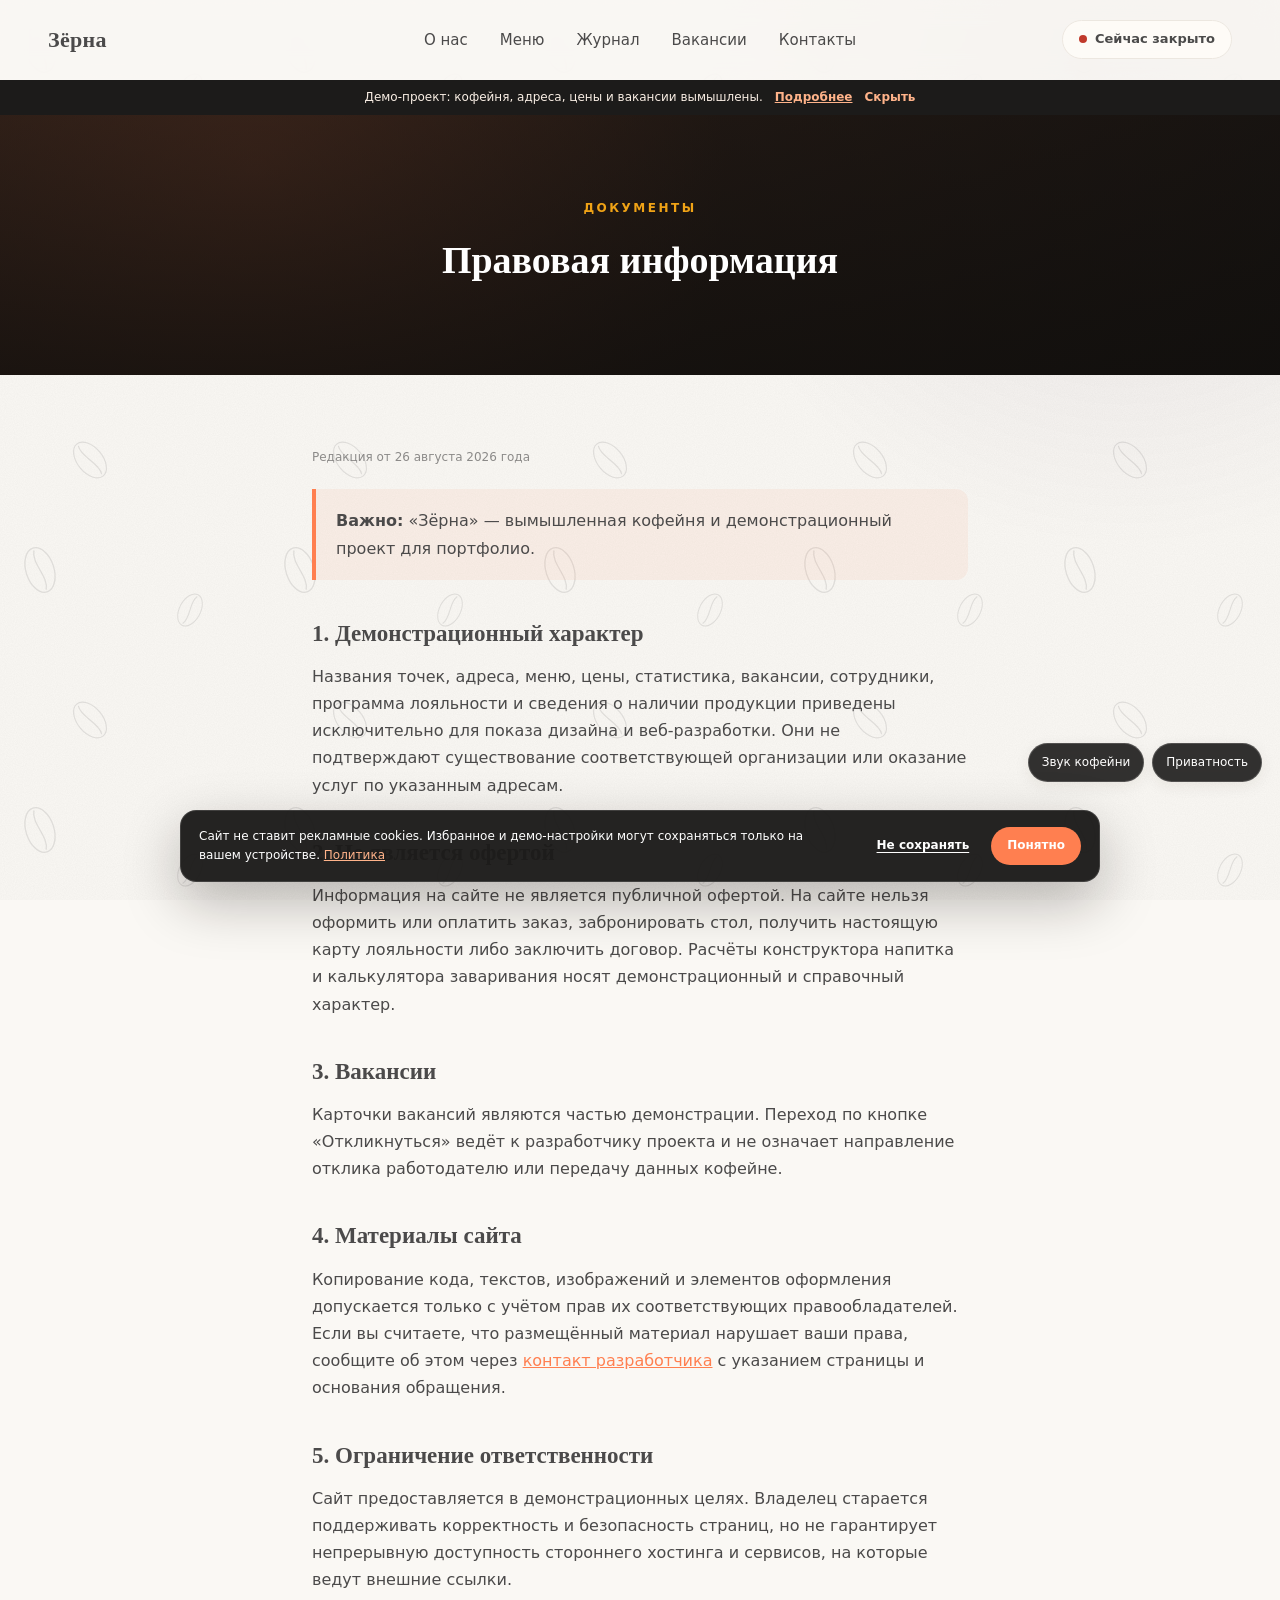
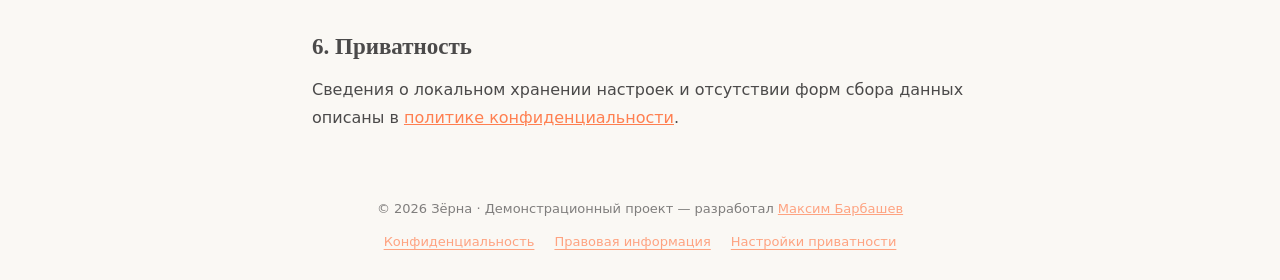
<file: legal.html>
<!DOCTYPE html>
<html lang="ru">
<head>
  <meta charset="UTF-8">
  <meta name="viewport" content="width=device-width, initial-scale=1.0">
  <meta http-equiv="Content-Security-Policy" content="default-src 'self'; base-uri 'self'; object-src 'none'; frame-src 'none'; worker-src 'none'; form-action 'none'; img-src 'self' data:; media-src 'self'; font-src 'self'; style-src 'self' 'unsafe-inline'; script-src 'self'; connect-src 'none'; trusted-types 'none'; require-trusted-types-for 'script'">
  <meta name="referrer" content="no-referrer">
  <meta name="color-scheme" content="light">
  <title>Правовая информация — Зёрна</title>
  <meta name="description" content="Правовая информация о демонстрационном сайте кофейни «Зёрна». ">
  <link rel="canonical" href="https://arinaexe.github.io/zerna-coffee-demo/legal.html">
  <meta property="og:locale" content="ru_RU"><meta property="og:type" content="website"><meta property="og:title" content="Правовая информация — Зёрна"><meta property="og:description" content="Условия использования демонстрационного сайта кофейни."><meta property="og:url" content="https://arinaexe.github.io/zerna-coffee-demo/legal.html"><meta property="og:image" content="https://arinaexe.github.io/zerna-coffee-demo/images/og.png">
  <meta name="twitter:card" content="summary_large_image"><meta name="twitter:title" content="Правовая информация — Зёрна"><meta name="twitter:description" content="Условия использования демонстрационного сайта."><meta name="twitter:image" content="https://arinaexe.github.io/zerna-coffee-demo/images/og.png">
  <link rel="icon" type="image/svg+xml" href="favicon.svg">
  <link rel="stylesheet" href="style.css?v=20260826">
</head>
<body>
  <div class="scroll-progress"></div>
  <header class="header">
    <a class="logo" href="index.html">Зёрна</a>
    <nav class="nav" aria-label="Основная навигация">
      <ul>
        <li><a href="o-nas.html">О нас</a></li>
        <li><a href="index.html#menu">Меню</a></li>
        <li><a href="blog.html">Журнал</a></li>
        <li><a href="vakansii.html">Вакансии</a></li>
        <li><a href="index.html#contacts">Контакты</a></li>
      </ul>
    </nav>
    <button class="status-badge" id="statusBadge" type="button" aria-describedby="statusDetails">
      <span class="status-dot"></span><span class="status-text">Открыто сейчас</span>
    </button>
    <span class="status-details" id="statusDetails" role="status" aria-live="polite"></span>
  </header>

  <section class="page-header legal-page-header">
    <div class="page-header-scrim"></div>
    <div class="page-header-content">
      <span class="section-eyebrow">Документы</span>
      <h1>Правовая информация</h1>
    </div>
  </section>

  <main class="page-content legal-content">
    <p class="legal-updated">Редакция от 26 августа 2026 года</p>
    <div class="legal-callout"><strong>Важно:</strong> «Зёрна» — вымышленная кофейня и демонстрационный проект для портфолио.</div>

    <h2>1. Демонстрационный характер</h2>
    <p>Названия точек, адреса, меню, цены, статистика, вакансии, сотрудники, программа лояльности и сведения о наличии продукции приведены исключительно для показа дизайна и веб-разработки. Они не подтверждают существование соответствующей организации или оказание услуг по указанным адресам.</p>

    <h2>2. Не является офертой</h2>
    <p>Информация на сайте не является публичной офертой. На сайте нельзя оформить или оплатить заказ, забронировать стол, получить настоящую карту лояльности либо заключить договор. Расчёты конструктора напитка и калькулятора заваривания носят демонстрационный и справочный характер.</p>

    <h2>3. Вакансии</h2>
    <p>Карточки вакансий являются частью демонстрации. Переход по кнопке «Откликнуться» ведёт к разработчику проекта и не означает направление отклика работодателю или передачу данных кофейне.</p>

    <h2>4. Материалы сайта</h2>
    <p>Копирование кода, текстов, изображений и элементов оформления допускается только с учётом прав их соответствующих правообладателей. Если вы считаете, что размещённый материал нарушает ваши права, сообщите об этом через <a href="https://t.me/mercy_exe" target="_blank" rel="noopener noreferrer">контакт разработчика</a> с указанием страницы и основания обращения.</p>

    <h2>5. Ограничение ответственности</h2>
    <p>Сайт предоставляется в демонстрационных целях. Владелец старается поддерживать корректность и безопасность страниц, но не гарантирует непрерывную доступность стороннего хостинга и сервисов, на которые ведут внешние ссылки.</p>

    <h2>6. Приватность</h2>
    <p>Сведения о локальном хранении настроек и отсутствии форм сбора данных описаны в <a href="privacy.html">политике конфиденциальности</a>.</p>
  </main>

  <footer class="footer"><p>© 2026 Зёрна · Демонстрационный проект — разработал <a href="https://t.me/mercy_exe" target="_blank" rel="noopener noreferrer">Максим Барбашев</a></p></footer>
  <script src="common.js?v=20260826"></script>
</body>
</html>
</file>
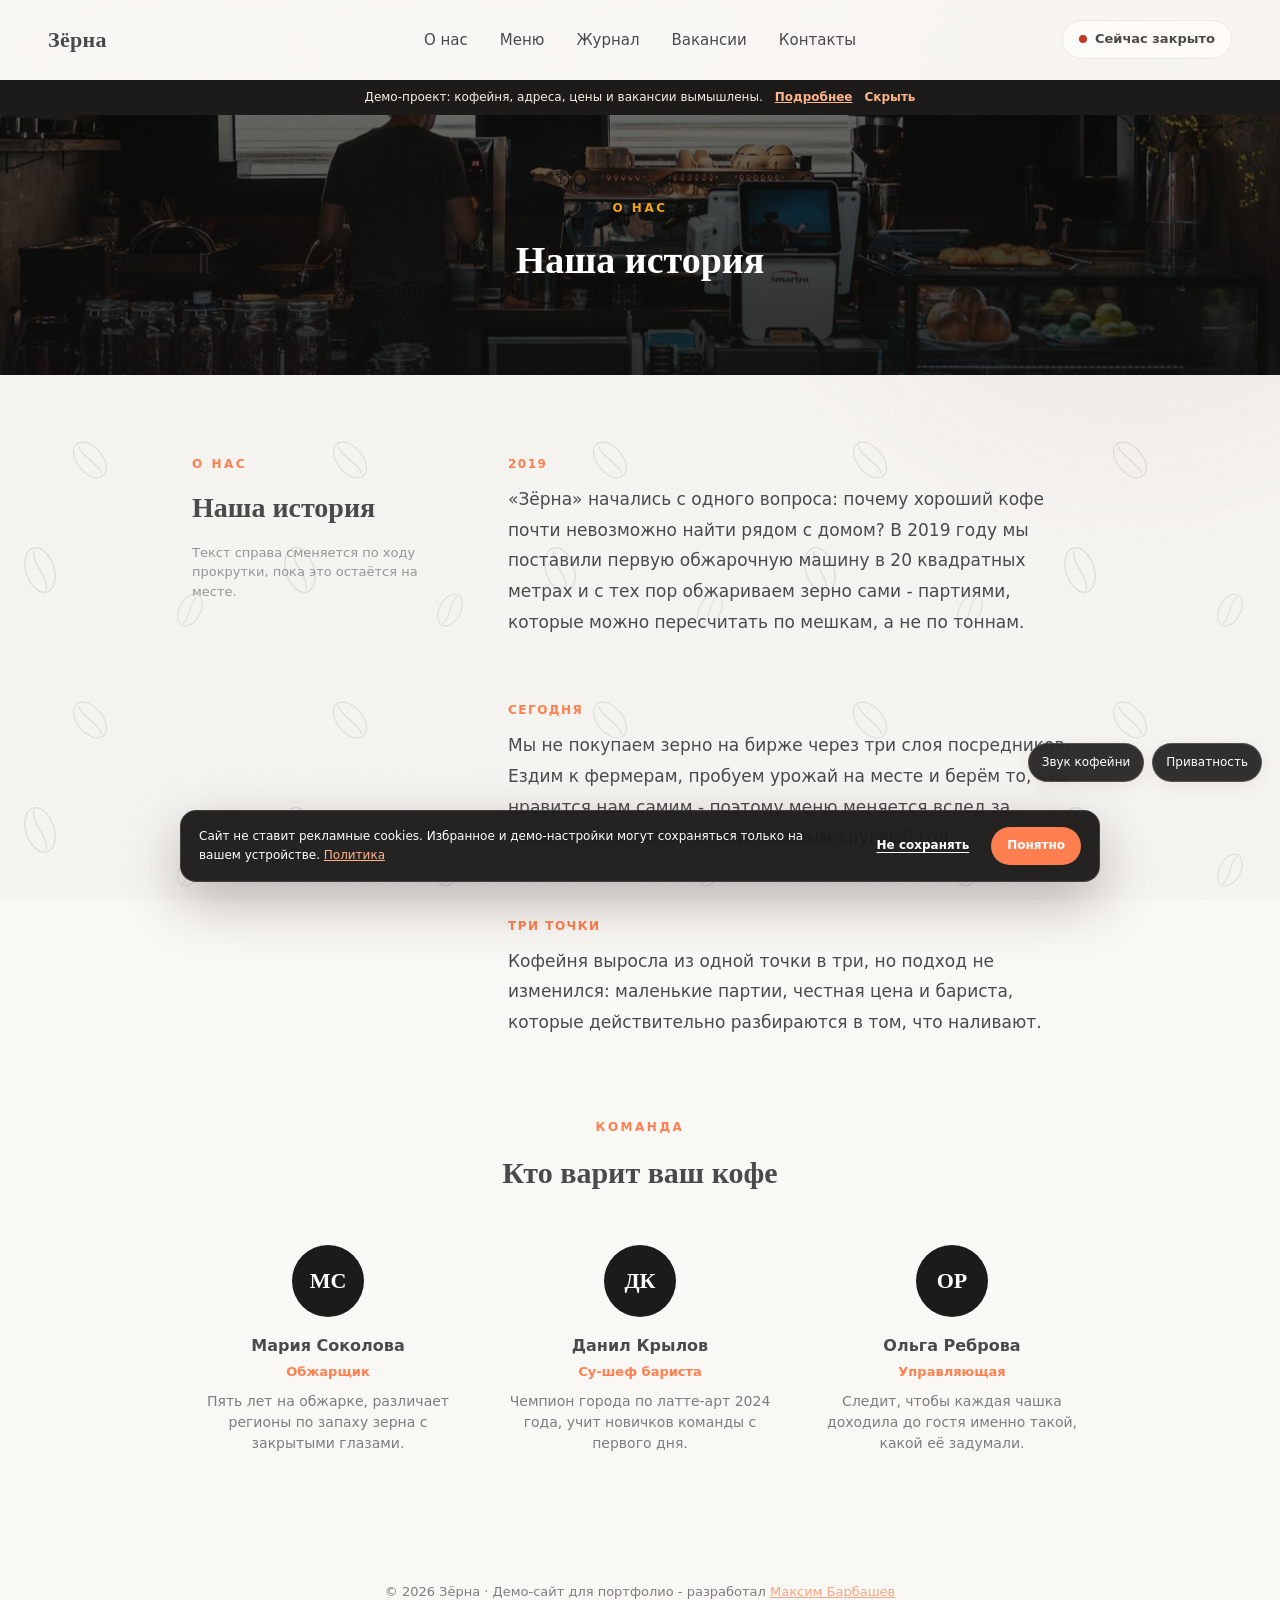
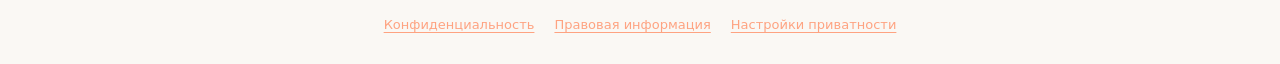
<file: o-nas.html>
<!DOCTYPE html>
<html lang="ru">
<head>
  <meta charset="UTF-8">
  <meta name="viewport" content="width=device-width, initial-scale=1.0">
  <meta http-equiv="Content-Security-Policy" content="default-src 'self'; base-uri 'self'; object-src 'none'; frame-src 'none'; worker-src 'none'; form-action 'none'; img-src 'self' data:; media-src 'self'; font-src 'self'; style-src 'self' 'unsafe-inline'; script-src 'self'; connect-src 'none'; trusted-types 'none'; require-trusted-types-for 'script'">
  <meta name="referrer" content="no-referrer">
  <meta name="color-scheme" content="light">
  <title>О нас - Зёрна</title>
  <meta name="description" content="История кофейни «Зёрна» и команда, которая варит ваш кофе.">
  <link rel="canonical" href="https://arinaexe.github.io/zerna-coffee-demo/o-nas.html">
  <meta property="og:locale" content="ru_RU"><meta property="og:type" content="website"><meta property="og:title" content="О проекте — Зёрна"><meta property="og:description" content="История и команда демонстрационной спешелти-кофейни."><meta property="og:url" content="https://arinaexe.github.io/zerna-coffee-demo/o-nas.html"><meta property="og:image" content="https://arinaexe.github.io/zerna-coffee-demo/images/og.png">
  <meta name="twitter:card" content="summary_large_image"><meta name="twitter:title" content="О проекте — Зёрна"><meta name="twitter:description" content="История и команда демонстрационной спешелти-кофейни."><meta name="twitter:image" content="https://arinaexe.github.io/zerna-coffee-demo/images/og.png">
  <link rel="icon" type="image/svg+xml" href="favicon.svg">
  <link rel="stylesheet" href="style.css?v=20260826">
</head>
<body>

  <div class="scroll-progress"></div>
  <div class="side-deco side-deco-left" aria-hidden="true">
    <div class="side-marquee">
      <div class="marquee-set">
        <span>SPECIALTY COFFEE ·</span>
        <span>ОБЖАРКА КАЖДУЮ НЕДЕЛЮ ·</span>
        <span>ЗЁРНА ·</span>
      </div>
      <div class="marquee-set">
        <span>SPECIALTY COFFEE ·</span>
        <span>ОБЖАРКА КАЖДУЮ НЕДЕЛЮ ·</span>
        <span>ЗЁРНА ·</span>
      </div>
      <div class="marquee-set">
        <span>SPECIALTY COFFEE ·</span>
        <span>ОБЖАРКА КАЖДУЮ НЕДЕЛЮ ·</span>
        <span>ЗЁРНА ·</span>
      </div>
    </div>
  </div>
  <div class="side-deco side-deco-right" aria-hidden="true">
    <div class="bean-wrap" style="top:8%;">
      <svg class="side-bean" viewBox="0 0 40 60"><ellipse cx="20" cy="30" rx="15" ry="25"/><path d="M20 8 C14 20,26 40,20 52"/></svg>
    </div>
    <div class="bean-wrap" style="top:33%;">
      <svg class="side-bean small" viewBox="0 0 40 60"><ellipse cx="20" cy="30" rx="15" ry="25"/><path d="M20 8 C14 20,26 40,20 52"/></svg>
    </div>
    <div class="bean-wrap" style="top:58%;">
      <svg class="side-bean" viewBox="0 0 40 60"><ellipse cx="20" cy="30" rx="15" ry="25"/><path d="M20 8 C14 20,26 40,20 52"/></svg>
    </div>
    <div class="bean-wrap" style="top:82%;">
      <svg class="side-bean small" viewBox="0 0 40 60"><ellipse cx="20" cy="30" rx="15" ry="25"/><path d="M20 8 C14 20,26 40,20 52"/></svg>
    </div>
  </div>

  <header class="header">
    <a class="logo" href="index.html">Зёрна</a>
    <nav class="nav">
      <ul>
        <li><a href="o-nas.html">О нас</a></li>
        <li><a href="index.html#menu">Меню</a></li>
        <li><a href="blog.html">Журнал</a></li>
        <li><a href="vakansii.html">Вакансии</a></li>
        <li><a href="index.html#contacts">Контакты</a></li>
      </ul>
    </nav>
    <div class="status-badge" id="statusBadge">
      <span class="status-dot"></span>
      <span class="status-text">Открыто сейчас</span>
    </div>
  </header>

  <section class="page-header">
    <div class="parallax-wrap"><img class="parallax-img" src="images/hero-cafe.jpg" alt="" /></div>
    <div class="page-header-scrim"></div>
    <div class="page-header-content">
      <span class="section-eyebrow">О нас</span>
      <h1>Наша история</h1>
    </div>
  </section>

  <section class="story reveal">
    <div class="story-sticky">
      <span class="section-eyebrow">О нас</span>
      <h2>Наша история</h2>
      <p class="story-note">Текст справа сменяется по ходу прокрутки, пока это остаётся на месте.</p>
    </div>
    <div class="story-text">
      <div class="story-block">
        <span class="story-year">2019</span>
        <p>«Зёрна» начались с одного вопроса: почему хороший кофе почти невозможно найти рядом с домом? В 2019 году мы поставили первую обжарочную машину в 20 квадратных метрах и с тех пор обжариваем зерно сами - партиями, которые можно пересчитать по мешкам, а не по тоннам.</p>
      </div>
      <div class="story-block">
        <span class="story-year">Сегодня</span>
        <p>Мы не покупаем зерно на бирже через три слоя посредников. Ездим к фермерам, пробуем урожай на месте и берём то, что нравится нам самим - поэтому меню меняется вслед за сезоном, а не остаётся одинаковым круглый год.</p>
      </div>
      <div class="story-block">
        <span class="story-year">Три точки</span>
        <p>Кофейня выросла из одной точки в три, но подход не изменился: маленькие партии, честная цена и бариста, которые действительно разбираются в том, что наливают.</p>
      </div>
    </div>
  </section>

  <section class="team-section reveal">
    <div class="section-heading">
      <span class="section-eyebrow">Команда</span>
      <h2>Кто варит ваш кофе</h2>
    </div>
    <div class="team-grid reveal-stagger">
      <div class="team-card">
        <div class="team-avatar">МС</div>
        <h3>Мария Соколова</h3>
        <span class="team-role">Обжарщик</span>
        <p class="team-bio">Пять лет на обжарке, различает регионы по запаху зерна с закрытыми глазами.</p>
      </div>
      <div class="team-card">
        <div class="team-avatar">ДК</div>
        <h3>Данил Крылов</h3>
        <span class="team-role">Су-шеф бариста</span>
        <p class="team-bio">Чемпион города по латте-арт 2024 года, учит новичков команды с первого дня.</p>
      </div>
      <div class="team-card">
        <div class="team-avatar">ОР</div>
        <h3>Ольга Реброва</h3>
        <span class="team-role">Управляющая</span>
        <p class="team-bio">Следит, чтобы каждая чашка доходила до гостя именно такой, какой её задумали.</p>
      </div>
    </div>
  </section>

  <footer class="footer">
    <p>© 2026 Зёрна · Демо-сайт для портфолио - разработал <a href="https://t.me/mercy_exe" target="_blank" rel="noopener noreferrer">Максим Барбашев</a></p>
  </footer>

  <script src="common.js?v=20260826"></script>
</body>
</html>
</file>
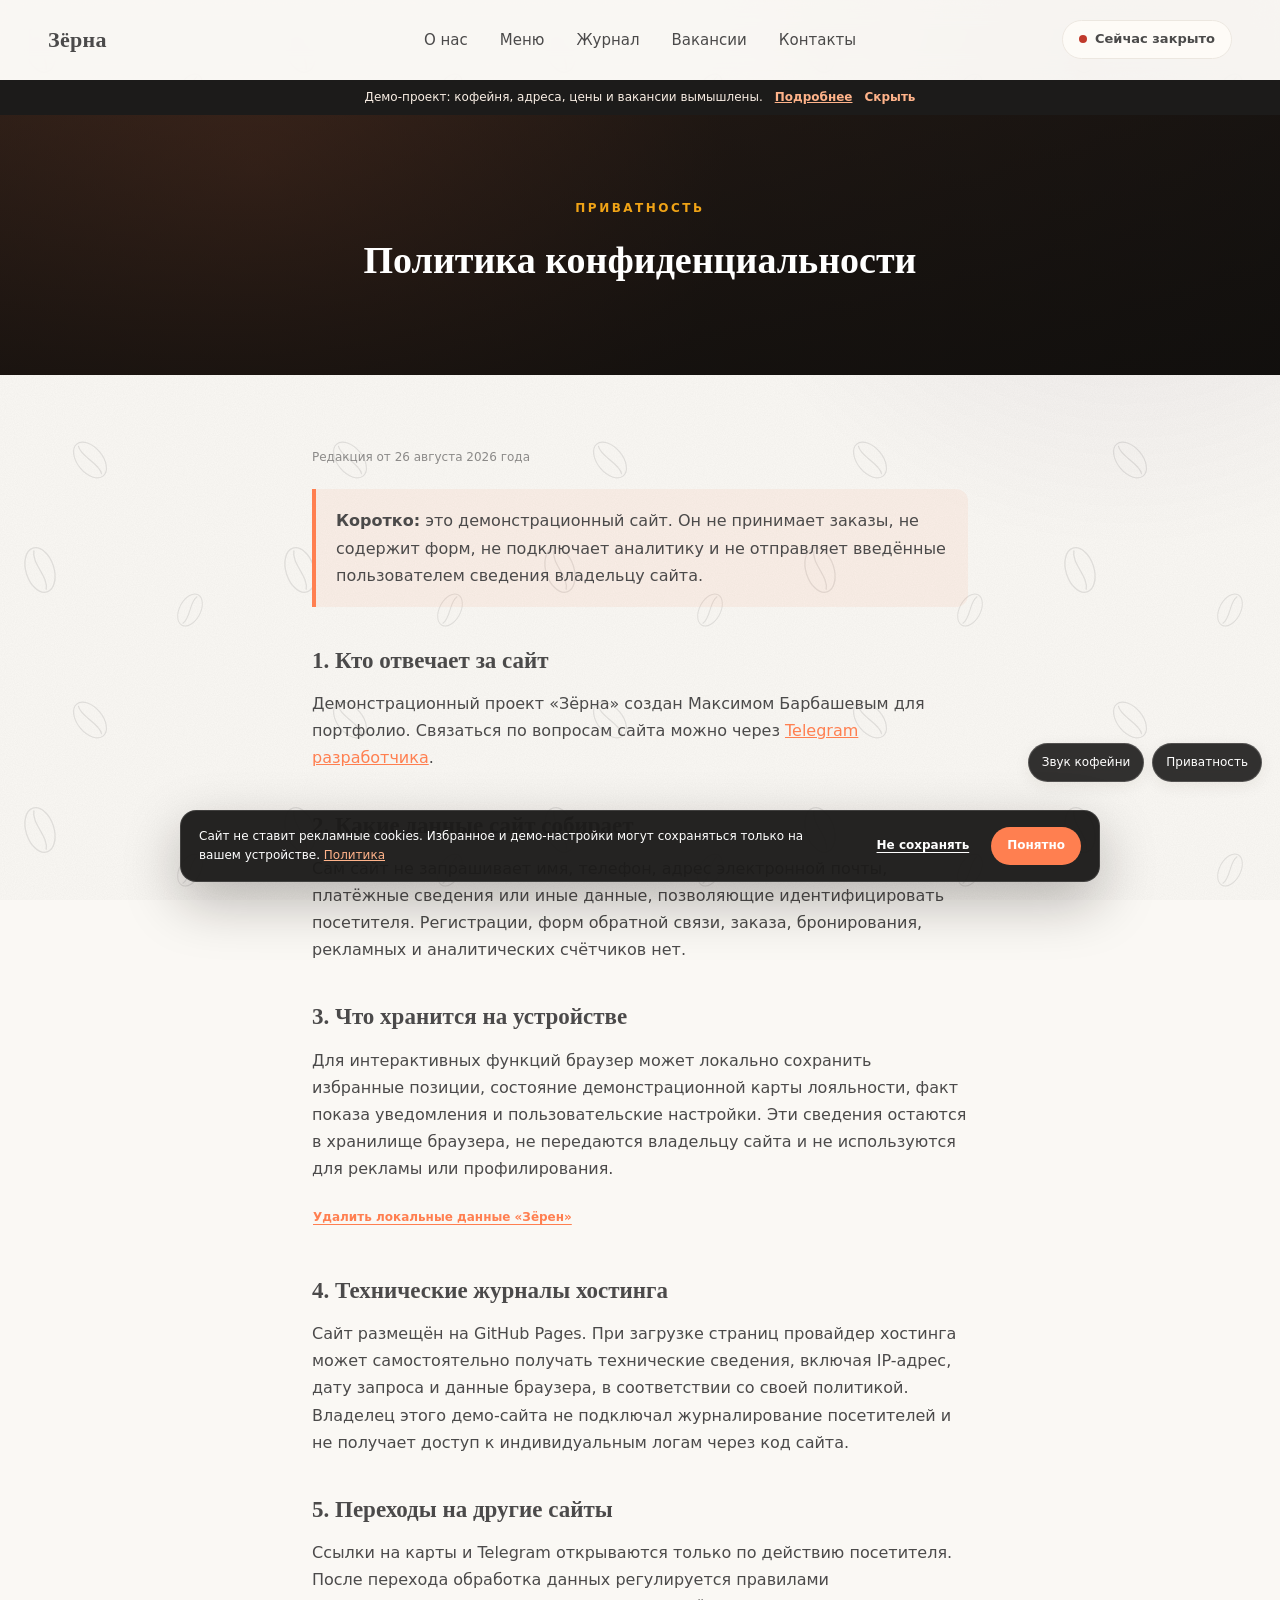
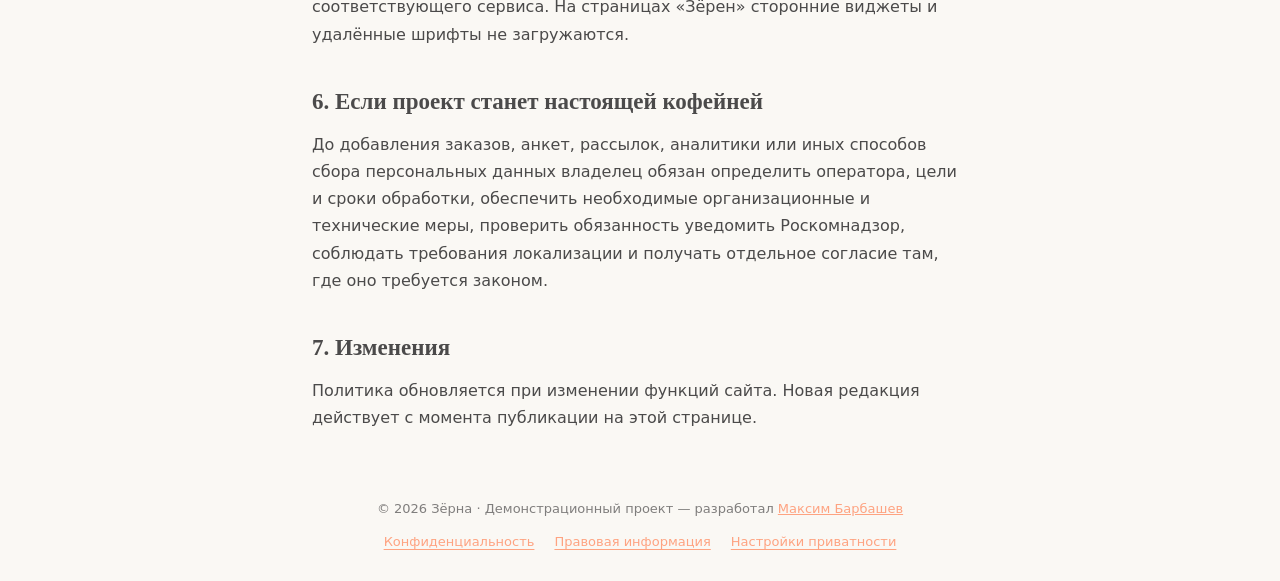
<file: privacy.html>
<!DOCTYPE html>
<html lang="ru">
<head>
  <meta charset="UTF-8">
  <meta name="viewport" content="width=device-width, initial-scale=1.0">
  <meta http-equiv="Content-Security-Policy" content="default-src 'self'; base-uri 'self'; object-src 'none'; frame-src 'none'; worker-src 'none'; form-action 'none'; img-src 'self' data:; media-src 'self'; font-src 'self'; style-src 'self' 'unsafe-inline'; script-src 'self'; connect-src 'none'; trusted-types 'none'; require-trusted-types-for 'script'">
  <meta name="referrer" content="no-referrer">
  <meta name="color-scheme" content="light">
  <title>Конфиденциальность — Зёрна</title>
  <meta name="description" content="Информация о приватности и локальном хранении настроек на демонстрационном сайте «Зёрна». ">
  <link rel="canonical" href="https://arinaexe.github.io/zerna-coffee-demo/privacy.html">
  <meta property="og:locale" content="ru_RU"><meta property="og:type" content="website"><meta property="og:title" content="Конфиденциальность — Зёрна"><meta property="og:description" content="Как демо-сайт хранит локальные настройки и защищает приватность."><meta property="og:url" content="https://arinaexe.github.io/zerna-coffee-demo/privacy.html"><meta property="og:image" content="https://arinaexe.github.io/zerna-coffee-demo/images/og.png">
  <meta name="twitter:card" content="summary_large_image"><meta name="twitter:title" content="Конфиденциальность — Зёрна"><meta name="twitter:description" content="Как демо-сайт защищает приватность."><meta name="twitter:image" content="https://arinaexe.github.io/zerna-coffee-demo/images/og.png">
  <link rel="icon" type="image/svg+xml" href="favicon.svg">
  <link rel="stylesheet" href="style.css?v=20260826">
</head>
<body>
  <div class="scroll-progress"></div>
  <header class="header">
    <a class="logo" href="index.html">Зёрна</a>
    <nav class="nav" aria-label="Основная навигация">
      <ul>
        <li><a href="o-nas.html">О нас</a></li>
        <li><a href="index.html#menu">Меню</a></li>
        <li><a href="blog.html">Журнал</a></li>
        <li><a href="vakansii.html">Вакансии</a></li>
        <li><a href="index.html#contacts">Контакты</a></li>
      </ul>
    </nav>
    <button class="status-badge" id="statusBadge" type="button" aria-describedby="statusDetails">
      <span class="status-dot"></span><span class="status-text">Открыто сейчас</span>
    </button>
    <span class="status-details" id="statusDetails" role="status" aria-live="polite"></span>
  </header>

  <section class="page-header legal-page-header">
    <div class="page-header-scrim"></div>
    <div class="page-header-content">
      <span class="section-eyebrow">Приватность</span>
      <h1>Политика конфиденциальности</h1>
    </div>
  </section>

  <main class="page-content legal-content">
    <p class="legal-updated">Редакция от 26 августа 2026 года</p>
    <div class="legal-callout"><strong>Коротко:</strong> это демонстрационный сайт. Он не принимает заказы, не содержит форм, не подключает аналитику и не отправляет введённые пользователем сведения владельцу сайта.</div>

    <h2>1. Кто отвечает за сайт</h2>
    <p>Демонстрационный проект «Зёрна» создан Максимом Барбашевым для портфолио. Связаться по вопросам сайта можно через <a href="https://t.me/mercy_exe" target="_blank" rel="noopener noreferrer">Telegram разработчика</a>.</p>

    <h2>2. Какие данные сайт собирает</h2>
    <p>Сам сайт не запрашивает имя, телефон, адрес электронной почты, платёжные сведения или иные данные, позволяющие идентифицировать посетителя. Регистрации, форм обратной связи, заказа, бронирования, рекламных и аналитических счётчиков нет.</p>

    <h2>3. Что хранится на устройстве</h2>
    <p>Для интерактивных функций браузер может локально сохранить избранные позиции, состояние демонстрационной карты лояльности, факт показа уведомления и пользовательские настройки. Эти сведения остаются в хранилище браузера, не передаются владельцу сайта и не используются для рекламы или профилирования.</p>
    <p><button class="text-button legal-clear-button" id="clearLocalData" type="button">Удалить локальные данные «Зёрен»</button></p>
    <p id="clearLocalDataStatus" role="status" aria-live="polite"></p>

    <h2>4. Технические журналы хостинга</h2>
    <p>Сайт размещён на GitHub Pages. При загрузке страниц провайдер хостинга может самостоятельно получать технические сведения, включая IP-адрес, дату запроса и данные браузера, в соответствии со своей политикой. Владелец этого демо-сайта не подключал журналирование посетителей и не получает доступ к индивидуальным логам через код сайта.</p>

    <h2>5. Переходы на другие сайты</h2>
    <p>Ссылки на карты и Telegram открываются только по действию посетителя. После перехода обработка данных регулируется правилами соответствующего сервиса. На страницах «Зёрен» сторонние виджеты и удалённые шрифты не загружаются.</p>

    <h2>6. Если проект станет настоящей кофейней</h2>
    <p>До добавления заказов, анкет, рассылок, аналитики или иных способов сбора персональных данных владелец обязан определить оператора, цели и сроки обработки, обеспечить необходимые организационные и технические меры, проверить обязанность уведомить Роскомнадзор, соблюдать требования локализации и получать отдельное согласие там, где оно требуется законом.</p>

    <h2>7. Изменения</h2>
    <p>Политика обновляется при изменении функций сайта. Новая редакция действует с момента публикации на этой странице.</p>
  </main>

  <footer class="footer"><p>© 2026 Зёрна · Демонстрационный проект — разработал <a href="https://t.me/mercy_exe" target="_blank" rel="noopener noreferrer">Максим Барбашев</a></p></footer>
  <script src="common.js?v=20260826"></script>
</body>
</html>
</file>
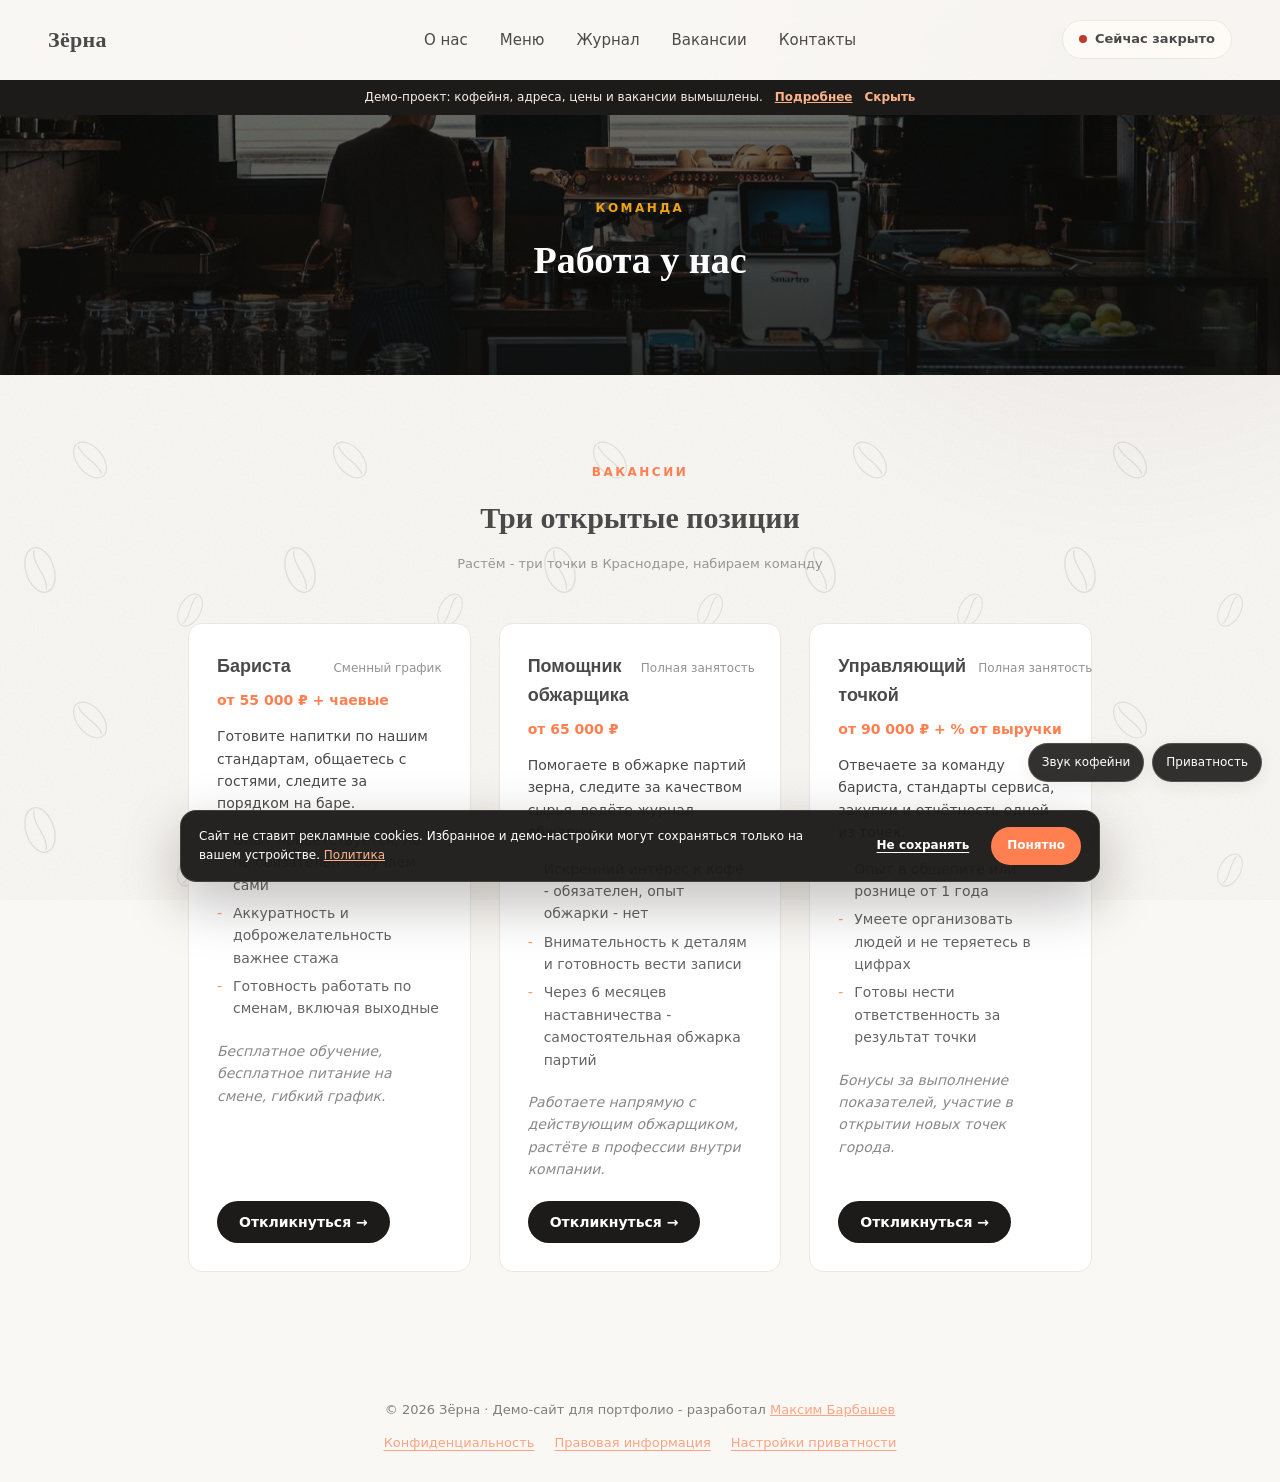
<file: vakansii.html>
<!DOCTYPE html>
<html lang="ru">
<head>
  <meta charset="UTF-8">
  <meta name="viewport" content="width=device-width, initial-scale=1.0">
  <meta http-equiv="Content-Security-Policy" content="default-src 'self'; base-uri 'self'; object-src 'none'; frame-src 'none'; worker-src 'none'; form-action 'none'; img-src 'self' data:; media-src 'self'; font-src 'self'; style-src 'self' 'unsafe-inline'; script-src 'self'; connect-src 'none'; trusted-types 'none'; require-trusted-types-for 'script'">
  <meta name="referrer" content="no-referrer">
  <meta name="color-scheme" content="light">
  <title>Работа у нас - Зёрна</title>
  <meta name="description" content="Открытые вакансии в кофейне «Зёрна»: бариста, помощник обжарщика, управляющий точкой.">
  <link rel="canonical" href="https://arinaexe.github.io/zerna-coffee-demo/vakansii.html">
  <meta property="og:locale" content="ru_RU"><meta property="og:type" content="website"><meta property="og:title" content="Вакансии — Зёрна · демо"><meta property="og:description" content="Демонстрационные карточки вакансий кофейни."><meta property="og:url" content="https://arinaexe.github.io/zerna-coffee-demo/vakansii.html"><meta property="og:image" content="https://arinaexe.github.io/zerna-coffee-demo/images/og.png">
  <meta name="twitter:card" content="summary_large_image"><meta name="twitter:title" content="Вакансии — Зёрна · демо"><meta name="twitter:description" content="Демонстрационные карточки вакансий кофейни."><meta name="twitter:image" content="https://arinaexe.github.io/zerna-coffee-demo/images/og.png">
  <link rel="icon" type="image/svg+xml" href="favicon.svg">
  <link rel="stylesheet" href="style.css?v=20260826">
</head>
<body>

  <div class="scroll-progress"></div>
  <div class="side-deco side-deco-left" aria-hidden="true">
    <div class="side-marquee">
      <div class="marquee-set">
        <span>SPECIALTY COFFEE ·</span>
        <span>ОБЖАРКА КАЖДУЮ НЕДЕЛЮ ·</span>
        <span>ЗЁРНА ·</span>
      </div>
      <div class="marquee-set">
        <span>SPECIALTY COFFEE ·</span>
        <span>ОБЖАРКА КАЖДУЮ НЕДЕЛЮ ·</span>
        <span>ЗЁРНА ·</span>
      </div>
      <div class="marquee-set">
        <span>SPECIALTY COFFEE ·</span>
        <span>ОБЖАРКА КАЖДУЮ НЕДЕЛЮ ·</span>
        <span>ЗЁРНА ·</span>
      </div>
    </div>
  </div>
  <div class="side-deco side-deco-right" aria-hidden="true">
    <div class="bean-wrap" style="top:8%;">
      <svg class="side-bean" viewBox="0 0 40 60"><ellipse cx="20" cy="30" rx="15" ry="25"/><path d="M20 8 C14 20,26 40,20 52"/></svg>
    </div>
    <div class="bean-wrap" style="top:33%;">
      <svg class="side-bean small" viewBox="0 0 40 60"><ellipse cx="20" cy="30" rx="15" ry="25"/><path d="M20 8 C14 20,26 40,20 52"/></svg>
    </div>
    <div class="bean-wrap" style="top:58%;">
      <svg class="side-bean" viewBox="0 0 40 60"><ellipse cx="20" cy="30" rx="15" ry="25"/><path d="M20 8 C14 20,26 40,20 52"/></svg>
    </div>
    <div class="bean-wrap" style="top:82%;">
      <svg class="side-bean small" viewBox="0 0 40 60"><ellipse cx="20" cy="30" rx="15" ry="25"/><path d="M20 8 C14 20,26 40,20 52"/></svg>
    </div>
  </div>

  <header class="header">
    <a class="logo" href="index.html">Зёрна</a>
    <nav class="nav">
      <ul>
        <li><a href="o-nas.html">О нас</a></li>
        <li><a href="index.html#menu">Меню</a></li>
        <li><a href="blog.html">Журнал</a></li>
        <li><a href="vakansii.html">Вакансии</a></li>
        <li><a href="index.html#contacts">Контакты</a></li>
      </ul>
    </nav>
    <div class="status-badge" id="statusBadge">
      <span class="status-dot"></span>
      <span class="status-text">Открыто сейчас</span>
    </div>
  </header>

  <section class="page-header">
    <div class="parallax-wrap"><img class="parallax-img" src="images/hero-cafe.jpg" alt="" /></div>
    <div class="page-header-scrim"></div>
    <div class="page-header-content">
      <span class="section-eyebrow">Команда</span>
      <h1>Работа у нас</h1>
    </div>
  </section>

  <section class="vacancies-section">
    <div class="section-heading reveal">
      <span class="section-eyebrow">Вакансии</span>
      <h2>Три открытые позиции</h2>
      <p class="section-hint">Растём - три точки в Краснодаре, набираем команду</p>
    </div>

    <div class="vacancies reveal-stagger">
      <article class="vacancy-card">
        <div class="vacancy-top">
          <h3>Бариста</h3>
          <span class="vacancy-type">Сменный график</span>
        </div>
        <p class="vacancy-salary">от 55 000 ₽ + чаевые</p>
        <p>Готовите напитки по нашим стандартам, общаетесь с гостями, следите за порядком на баре.</p>
        <ul class="vacancy-list">
          <li>Опыт приветствуется, но не обязателен - обучаем сами</li>
          <li>Аккуратность и доброжелательность важнее стажа</li>
          <li>Готовность работать по сменам, включая выходные</li>
        </ul>
        <p class="vacancy-offer">Бесплатное обучение, бесплатное питание на смене, гибкий график.</p>
        <a class="vacancy-apply" href="https://t.me/mercy_exe" target="_blank" rel="noopener noreferrer">Откликнуться →</a>
      </article>

      <article class="vacancy-card">
        <div class="vacancy-top">
          <h3>Помощник обжарщика</h3>
          <span class="vacancy-type">Полная занятость</span>
        </div>
        <p class="vacancy-salary">от 65 000 ₽</p>
        <p>Помогаете в обжарке партий зерна, следите за качеством сырья, ведёте журнал обжарки.</p>
        <ul class="vacancy-list">
          <li>Искренний интерес к кофе - обязателен, опыт обжарки - нет</li>
          <li>Внимательность к деталям и готовность вести записи</li>
          <li>Через 6 месяцев наставничества - самостоятельная обжарка партий</li>
        </ul>
        <p class="vacancy-offer">Работаете напрямую с действующим обжарщиком, растёте в профессии внутри компании.</p>
        <a class="vacancy-apply" href="https://t.me/mercy_exe" target="_blank" rel="noopener noreferrer">Откликнуться →</a>
      </article>

      <article class="vacancy-card">
        <div class="vacancy-top">
          <h3>Управляющий точкой</h3>
          <span class="vacancy-type">Полная занятость</span>
        </div>
        <p class="vacancy-salary">от 90 000 ₽ + % от выручки</p>
        <p>Отвечаете за команду бариста, стандарты сервиса, закупки и отчётность одной из точек.</p>
        <ul class="vacancy-list">
          <li>Опыт в общепите или рознице от 1 года</li>
          <li>Умеете организовать людей и не теряетесь в цифрах</li>
          <li>Готовы нести ответственность за результат точки</li>
        </ul>
        <p class="vacancy-offer">Бонусы за выполнение показателей, участие в открытии новых точек города.</p>
        <a class="vacancy-apply" href="https://t.me/mercy_exe" target="_blank" rel="noopener noreferrer">Откликнуться →</a>
      </article>
    </div>
  </section>

  <footer class="footer">
    <p>© 2026 Зёрна · Демо-сайт для портфолио - разработал <a href="https://t.me/mercy_exe" target="_blank" rel="noopener noreferrer">Максим Барбашев</a></p>
  </footer>

  <script src="common.js?v=20260826"></script>
</body>
</html>
</file>
<file: style.css>
:root {
  --color-primary: #4b4a4a;
  --color-accent: #FF7F50;
  --color-secondary: #f0a316;
  --color-bg: #faf8f4;
  --color-card: #fffdf9;
  --color-dark: #1c1b1a;
  --color-border: #ece7e0;
  --shadow-soft: 0 4px 16px rgba(60, 40, 20, 0.07);
  --shadow-lift: 0 20px 44px rgba(60, 40, 20, 0.15);
  --radius: 14px;
  --ease: cubic-bezier(.22, 1, .36, 1);
}

html {
  scroll-behavior: smooth;
  overflow-x: hidden;
}

*, *::before, *::after {
  margin: 0;
  padding: 0;
  box-sizing: border-box;
}

body {
  font-family: Inter, ui-sans-serif, system-ui, -apple-system, BlinkMacSystemFont, "Segoe UI", sans-serif;
  color: var(--color-primary);
  background-color: var(--color-bg);
  background-image: url("data:image/svg+xml,%3Csvg xmlns='http://www.w3.org/2000/svg' width='260' height='260'%3E%3Cfilter id='n'%3E%3CfeTurbulence type='fractalNoise' baseFrequency='0.9' numOctaves='2' stitchTiles='stitch'/%3E%3CfeColorMatrix type='matrix' values='0 0 0 0 0 0 0 0 0 0 0 0 0 0 0 0 0 0 0.035 0'/%3E%3C/filter%3E%3Crect width='100%25' height='100%25' filter='url(%23n)'/%3E%3Cg fill='none' stroke='%234b4a4a' stroke-width='1.3' stroke-linecap='round' opacity='0.14'%3E%3Cg transform='translate(40 50) rotate(-18)'%3E%3Cellipse cx='0' cy='0' rx='14' ry='23'/%3E%3Cpath d='M0,-20 C-6,-9 6,9 0,20'/%3E%3C/g%3E%3Cg transform='translate(190 90) rotate(28) scale(0.75)'%3E%3Cellipse cx='0' cy='0' rx='14' ry='23'/%3E%3Cpath d='M0,-20 C-6,-9 6,9 0,20'/%3E%3C/g%3E%3Cg transform='translate(90 200) rotate(-40) scale(0.9)'%3E%3Cellipse cx='0' cy='0' rx='14' ry='23'/%3E%3Cpath d='M0,-20 C-6,-9 6,9 0,20'/%3E%3C/g%3E%3C/g%3E%3C/svg%3E");
  background-attachment: fixed;
  background-position: 0 0;
  animation: bg-drift 90s linear infinite;
  line-height: 1.6;
  -webkit-font-smoothing: antialiased;
}

/* фон медленно "плывёт" по диагонали - ровно на размер одного тайла (260px),
   поэтому смещение бесшовное: узор не дублируется вручную, просто едет сам тайлинг */
@keyframes bg-drift {
  from { background-position: 0 0; }
  to { background-position: 260px 260px; }
}

h1, h2, .logo {
  font-family: Georgia, "Times New Roman", serif;
}

/* ---------- шапка ---------- */

.header {
  position: sticky;
  top: 0;
  z-index: 100;
  display: grid;
  grid-template-columns: 1fr auto 1fr;
  align-items: center;
  gap: 12px;
  padding: 20px 48px;
  background: rgba(250, 248, 244, 0.8);
  backdrop-filter: blur(12px);
  -webkit-backdrop-filter: blur(12px);
  border-bottom: 1px solid transparent;
  transition: box-shadow 0.3s ease, border-color 0.3s ease;
}

.header.scrolled {
  box-shadow: var(--shadow-soft);
  border-color: var(--color-border);
}

.logo {
  justify-self: start;
  font-weight: 700;
  font-size: 22px;
  letter-spacing: 0.3px;
  white-space: nowrap;
  text-decoration: none;
  color: var(--color-primary);
}

.nav ul {
  display: flex;
  gap: 32px;
  flex-wrap: wrap;
  list-style: none;
}

.nav a {
  text-decoration: none;
  color: var(--color-primary);
  font-weight: 500;
  font-size: 15px;
  position: relative;
  padding-bottom: 4px;
  transition: color 0.2s ease;
}

.nav a::after {
  content: '';
  position: absolute;
  left: 0;
  bottom: 0;
  width: 0;
  height: 1px;
  background: var(--color-accent);
  transition: width 0.25s ease;
}

.nav a:hover {
  color: var(--color-accent);
}

.nav a:hover::after {
  width: 100%;
}

/* ---------- hero ---------- */

.hero {
  position: relative;
  text-align: center;
  padding: 130px 32px 110px;
  color: #fff;
  overflow: hidden;
}

.parallax-wrap {
  position: absolute;
  inset: 0;
  overflow: hidden;
}

/* видео стоит поверх постера в DOM - постер служит мгновенной подложкой,
   пока видео грузится, и остаётся единственным, что видно при reduced motion */
.hero-video {
  pointer-events: none;
}

@media (prefers-reduced-motion: reduce) {
  .hero-video {
    display: none;
  }
}

.parallax-img {
  position: absolute;
  top: -10%;
  left: 0;
  width: 100%;
  height: 120%;
  object-fit: cover;
  will-change: transform;
}

.hero-scrim {
  position: absolute;
  inset: 0;
  background:
    radial-gradient(circle at 25% 20%, rgba(255, 127, 80, 0.3), transparent 55%),
    radial-gradient(circle at 80% 75%, rgba(240, 163, 22, 0.22), transparent 55%),
    linear-gradient(180deg, rgba(16, 14, 12, 0.74), rgba(16, 14, 12, 0.88));
}

.hero-content {
  position: relative;
  z-index: 1;
}

.hero-eyebrow {
  display: inline-block;
  font-size: 13px;
  letter-spacing: 3px;
  text-transform: uppercase;
  color: var(--color-secondary);
  font-weight: 700;
  margin-bottom: 18px;
}

.hero h1 {
  font-size: clamp(32px, 5vw, 56px);
  line-height: 1.15;
  margin-bottom: 20px;
  color: #fff;
}

.hero p {
  font-size: 17px;
  color: rgba(255, 255, 255, 0.72);
  max-width: 520px;
  margin: 0 auto 36px;
}

.hero-cta {
  display: inline-block;
  padding: 15px 38px;
  background: var(--color-accent);
  color: #fff;
  border-radius: 999px;
  text-decoration: none;
  font-weight: 600;
  letter-spacing: 0.3px;
  box-shadow: 0 14px 34px rgba(255, 127, 80, 0.35);
  transition: transform 0.25s ease, box-shadow 0.25s ease;
}

.hero-cta:hover {
  transform: translateY(-3px);
  box-shadow: 0 18px 40px rgba(255, 127, 80, 0.45);
}

/* ---------- заголовок секции ---------- */

.section-heading {
  text-align: center;
  max-width: 540px;
  margin: 0 auto 48px;
}

.section-eyebrow {
  display: block;
  font-size: 12px;
  letter-spacing: 2.5px;
  text-transform: uppercase;
  color: var(--color-accent);
  font-weight: 700;
  margin-bottom: 12px;
}

.section-heading h2,
.section-heading h1 {
  font-size: 30px;
}

.section-hint {
  margin-top: 12px;
  font-size: 13px;
  color: var(--color-primary);
  opacity: 0.55;
}

/* ---------- статус "открыто/закрыто" ---------- */

.status-badge {
  justify-self: end;
  display: flex;
  align-items: center;
  gap: 8px;
  padding: 8px 16px;
  border: 1px solid var(--color-border);
  border-radius: 999px;
  font-size: 13px;
  font-weight: 600;
  white-space: nowrap;
}

.status-dot {
  width: 8px;
  height: 8px;
  border-radius: 50%;
  background: #3fae5c;
  animation: status-pulse-open 2s infinite;
}

.status-badge.is-closed .status-dot {
  background: #c0392b;
  animation: status-pulse-closed 2s infinite;
}

@keyframes status-pulse-open {
  0% { box-shadow: 0 0 0 0 rgba(63, 174, 92, 0.5); }
  70% { box-shadow: 0 0 0 8px rgba(63, 174, 92, 0); }
  100% { box-shadow: 0 0 0 0 rgba(63, 174, 92, 0); }
}

@keyframes status-pulse-closed {
  0% { box-shadow: 0 0 0 0 rgba(192, 57, 43, 0.5); }
  70% { box-shadow: 0 0 0 8px rgba(192, 57, 43, 0); }
  100% { box-shadow: 0 0 0 0 rgba(192, 57, 43, 0); }
}

/* ---------- счётчик чашек ---------- */

.stats {
  text-align: center;
  padding: 48px 32px 8px;
}

.stats-number {
  font-family: 'Playfair Display', serif;
  font-size: 48px;
  font-weight: 700;
  color: var(--color-accent);
}

.stats-label {
  font-size: 14px;
  color: var(--color-primary);
  opacity: 0.7;
  margin-top: 4px;
}

/* ---------- преимущества ---------- */

.features {
  display: grid;
  grid-template-columns: repeat(auto-fit, minmax(220px, 1fr));
  gap: 40px;
  padding: 44px 48px 40px;
  max-width: 1100px;
  margin: 0 auto;
}

.feature {
  text-align: center;
  padding: 8px;
}

.feature-mark {
  width: 44px;
  height: 44px;
  margin: 0 auto 18px;
  display: flex;
  align-items: center;
  justify-content: center;
  border-radius: 50%;
  border: 1px solid var(--color-accent);
  color: var(--color-accent);
  font-family: 'Playfair Display', serif;
  font-weight: 700;
  font-size: 15px;
}

.feature h3 {
  font-family: 'Manrope', sans-serif;
  font-size: 16px;
  font-weight: 700;
  margin-bottom: 8px;
}

.feature p {
  font-size: 14px;
  color: var(--color-primary);
  opacity: 0.7;
  line-height: 1.5;
}

/* ---------- фотополоса обжарки ---------- */

.roast-band {
  position: relative;
  height: 300px;
  overflow: hidden;
}

.roast-band::after {
  content: '';
  position: absolute;
  inset: 0;
  background: linear-gradient(0deg, rgba(28, 27, 26, 0.78), rgba(28, 27, 26, 0.1) 60%);
}

.roast-caption {
  position: absolute;
  left: 0;
  right: 0;
  bottom: 28px;
  z-index: 1;
  text-align: center;
  padding: 0 24px;
}

.roast-caption span {
  display: inline-block;
  max-width: 480px;
  color: #fff;
  font-family: 'Playfair Display', serif;
  font-size: 20px;
  line-height: 1.4;
}

@media (max-width: 640px) {
  .roast-band {
    height: 220px;
  }

  .roast-caption span {
    font-size: 16px;
  }
}

/* ---------- текущая обжарка (трекер свежести) ---------- */

.batch {
  padding: 64px 48px 12px;
  max-width: 720px;
  margin: 0 auto;
}

.batch-card {
  background: var(--color-card);
  border: 1px solid var(--color-border);
  border-radius: var(--radius);
  padding: 34px 36px;
  box-shadow: var(--shadow-soft);
}

.batch-top {
  display: flex;
  justify-content: space-between;
  align-items: center;
  flex-wrap: wrap;
  gap: 8px;
  margin-bottom: 16px;
}

.batch-day {
  font-size: 12px;
  font-weight: 700;
  color: var(--color-accent);
  background: rgba(255, 127, 80, 0.1);
  padding: 5px 12px;
  border-radius: 999px;
  white-space: nowrap;
}

.batch-origin {
  font-size: 21px;
  margin-bottom: 6px;
}

.batch-meta {
  font-size: 13.5px;
  color: var(--color-primary);
  opacity: 0.65;
  margin-bottom: 26px;
}

.batch-gauge-track {
  position: relative;
  height: 8px;
  border-radius: 999px;
  overflow: hidden;
  display: flex;
}

.batch-zone {
  height: 100%;
}

.zone-wake {
  width: 14.3%;
  background: #e6e0d3;
}

.zone-peak {
  width: 42.9%;
  background: #ffb38a;
}

.zone-fade {
  width: 42.8%;
  background: #f0e3d2;
}

.batch-marker {
  position: absolute;
  top: 50%;
  width: 14px;
  height: 14px;
  border-radius: 50%;
  background: var(--color-accent);
  border: 3px solid var(--color-card);
  box-shadow: 0 0 0 1px var(--color-accent);
  transform: translate(-50%, -50%);
  left: 0%;
  transition: left 0.8s var(--ease);
}

.batch-gauge-labels {
  display: flex;
  justify-content: space-between;
  font-size: 10.5px;
  color: var(--color-primary);
  opacity: 0.5;
  margin-top: 8px;
  letter-spacing: 0.02em;
}

.flavor-tags {
  display: flex;
  flex-wrap: wrap;
  gap: 8px;
  margin: 24px 0 20px;
}

.flavor-tags span {
  font-size: 12px;
  padding: 5px 12px;
  border: 1px solid var(--color-border);
  border-radius: 999px;
  color: var(--color-primary);
  opacity: 0.8;
}

.batch-link {
  font-size: 13px;
  font-weight: 700;
  color: var(--color-accent);
  text-decoration: none;
  border-bottom: 1px solid currentColor;
}

@media (max-width: 640px) {
  .batch {
    padding: 48px 20px;
  }

  .batch-card {
    padding: 26px 22px;
  }
}

/* ---------- вкусовые теги на карточках меню ---------- */

.card-tags {
  display: flex;
  flex-wrap: wrap;
  gap: 6px;
  margin-top: 10px;
}

.card-tags span {
  font-size: 10.5px;
  padding: 3px 9px;
  background: var(--color-bg);
  border-radius: 999px;
  color: var(--color-primary);
  opacity: 0.75;
}

/* ---------- меню (карточки) ---------- */

.catalog-section {
  padding: 40px 0 100px;
}

.catalog {
  display: grid;
  grid-template-columns: repeat(auto-fill, minmax(220px, 1fr));
  gap: 28px;
  padding: 0 48px;
  max-width: 1100px;
  margin: 0 auto;
}

.product-card {
  background: var(--color-card);
  border: 1px solid var(--color-border);
  border-radius: var(--radius);
  padding: 20px;
  text-align: left;
  transition: transform 0.4s var(--ease), box-shadow 0.4s var(--ease), border-color 0.4s var(--ease);
}

.product-card:hover {
  transform: translateY(-6px);
  box-shadow: var(--shadow-lift);
  border-color: var(--color-accent);
}

.product-image {
  position: relative;
  height: 160px;
  border-radius: calc(var(--radius) - 4px);
  margin-bottom: 16px;
  overflow: hidden;
  background: var(--color-border);
}

.product-image img {
  width: 100%;
  height: 100%;
  object-fit: cover;
  display: block;
  transition: transform 0.5s ease;
}

.product-card:hover .product-image img {
  transform: scale(1.07);
}

.product-description {
  position: absolute;
  inset: 0;
  background: rgba(28, 27, 26, 0.85);
  color: #fff;
  display: flex;
  align-items: center;
  justify-content: center;
  text-align: center;
  padding: 18px;
  font-size: 13px;
  line-height: 1.5;
  opacity: 0;
  transform: translateY(6px);
  transition: opacity 0.3s ease, transform 0.3s ease;
}

.product-card:hover .product-description,
.product-card.active .product-description {
  opacity: 1;
  transform: translateY(0);
}

.product-card h3 {
  font-family: 'Manrope', sans-serif;
  font-size: 16px;
  font-weight: 700;
  margin-bottom: 6px;
}

.product-card p {
  font-size: 15px;
  color: var(--color-accent);
  font-weight: 700;
}

/* ---------- контакты ---------- */

.contacts {
  padding: 90px 48px;
  background: var(--color-dark);
  color: #fff;
}

.contacts .section-eyebrow {
  color: var(--color-secondary);
}

.contacts .section-heading h2 {
  color: #fff;
}

.contacts-grid {
  display: flex;
  justify-content: center;
  gap: 24px;
  flex-wrap: wrap;
  max-width: 760px;
  margin: 0 auto;
}

.contact-card {
  flex: 1;
  min-width: 200px;
  background: rgba(255, 255, 255, 0.06);
  border: 1px solid rgba(255, 255, 255, 0.14);
  border-radius: var(--radius);
  padding: 26px;
  text-decoration: none;
  color: #fff;
  display: flex;
  flex-direction: column;
  gap: 8px;
  transition: transform 0.25s ease, border-color 0.25s ease, background 0.25s ease;
}

.contact-card:hover {
  transform: translateY(-4px);
  border-color: var(--color-accent);
  background: rgba(255, 255, 255, 0.1);
}

.contact-label {
  font-size: 12px;
  text-transform: uppercase;
  letter-spacing: 1.5px;
  color: rgba(255, 255, 255, 0.55);
}

.contact-value {
  font-size: 17px;
  font-weight: 700;
  font-family: 'Manrope', sans-serif;
}

/* ---------- футер ---------- */

.footer {
  text-align: center;
  padding: 28px;
  color: var(--color-primary);
  opacity: 0.7;
  font-size: 13px;
  background: var(--color-bg);
}

.footer a {
  color: var(--color-accent);
}

/* ---------- анимация появления при прокрутке ---------- */

.reveal {
  opacity: 0;
  transform: translateY(24px);
  transition: opacity 0.7s ease, transform 0.7s ease;
}

.reveal.visible {
  opacity: 1;
  transform: none;
}

.reveal-stagger > * {
  opacity: 0;
  transform: translateY(14px);
  transition: opacity 0.4s var(--ease), transform 0.4s var(--ease);
}

.reveal-stagger.visible > * {
  opacity: 1;
  transform: none;
}

.reveal-stagger.visible > *:nth-child(1) { transition-delay: 0s; }
.reveal-stagger.visible > *:nth-child(2) { transition-delay: .05s; }
.reveal-stagger.visible > *:nth-child(3) { transition-delay: .1s; }
.reveal-stagger.visible > *:nth-child(4) { transition-delay: .15s; }
.reveal-stagger.visible > *:nth-child(5) { transition-delay: .2s; }
.reveal-stagger.visible > *:nth-child(6) { transition-delay: .25s; }

.word-reveal .word {
  display: inline-block;
  opacity: 0;
  transform: translateY(0.5em);
  transition: opacity 0.7s var(--ease), transform 0.7s var(--ease);
}

.word-reveal.visible .word {
  opacity: 1;
  transform: none;
}

/* ---------- прогресс прокрутки ---------- */

.scroll-progress {
  position: fixed;
  top: 0;
  left: 0;
  height: 3px;
  width: 0%;
  background: linear-gradient(90deg, var(--color-accent), var(--color-secondary));
  z-index: 200;
}

/* ---------- декор по бокам: бегущая строка + плавающие цветные пятна ---------- */

.side-deco {
  position: fixed;
  top: 0;
  height: 100vh;
  width: 90px;
  pointer-events: none;
  z-index: 5;
  overflow: hidden;
}

.side-deco-left {
  left: 12px;
}

.side-deco-right {
  right: 12px;
}

.side-marquee {
  position: absolute;
  top: 0;
  left: 0;
  right: 0;
  display: flex;
  flex-direction: column;
  animation: marquee-vertical 32s linear infinite;
}

.marquee-set {
  display: flex;
  flex-direction: column;
  align-items: center;
  flex-shrink: 0;
}

.side-marquee span {
  writing-mode: vertical-rl;
  text-orientation: sideways;
  font-size: 12px;
  letter-spacing: 4px;
  text-transform: uppercase;
  font-weight: 700;
  color: var(--color-primary);
  opacity: 0.32;
  white-space: nowrap;
  padding: 20px 0;
}

@keyframes marquee-vertical {
  from { transform: translateY(0); }
  to { transform: translateY(calc(-1 * var(--marquee-distance, 50%))); }
}

.bean-wrap {
  position: absolute;
  left: 50%;
  transform: translateX(-50%);
}

.side-bean {
  display: block;
  width: 30px;
  height: auto;
  fill: none;
  stroke: var(--color-accent);
  stroke-width: 2;
  stroke-linecap: round;
  opacity: 0.34;
  animation: bean-float 20s ease-in-out infinite;
}

.side-bean.small {
  width: 20px;
  stroke: var(--color-secondary);
  opacity: 0.28;
}

.bean-wrap:nth-child(2) .side-bean {
  animation-delay: -5s;
}

.bean-wrap:nth-child(3) .side-bean {
  animation-delay: -10s;
}

.bean-wrap:nth-child(4) .side-bean {
  animation-delay: -15s;
}

@keyframes bean-float {
  0%, 100% { transform: translateY(0) rotate(-8deg); }
  50% { transform: translateY(34px) rotate(14deg); }
}

@media (max-width: 1320px) {
  .side-deco {
    display: none;
  }
}

@media (prefers-reduced-motion: reduce) {
  .side-marquee,
  .side-bean,
  body {
    animation: none;
  }
}

/* ---------- фото-шапка внутренних страниц ---------- */

.page-header {
  position: relative;
  height: 260px;
  overflow: hidden;
  display: flex;
  align-items: center;
  justify-content: center;
  text-align: center;
  color: #fff;
}

.page-header-scrim {
  position: absolute;
  inset: 0;
  background: linear-gradient(180deg, rgba(16, 14, 12, 0.6), rgba(16, 14, 12, 0.84));
}

.page-header-content {
  position: relative;
  z-index: 1;
  padding: 0 24px;
}

.page-header-content .section-eyebrow {
  color: var(--color-secondary);
}

.page-header-content h1 {
  color: #fff;
  font-size: clamp(26px, 4vw, 38px);
  margin-top: 10px;
}

@media (max-width: 640px) {
  .page-header {
    height: 200px;
  }
}

/* ---------- вопросы (аккордеон) ---------- */

.faq {
  padding: 20px 48px 100px;
  max-width: 760px;
  margin: 0 auto;
}

.faq-list {
  border-top: 1px solid var(--color-border);
}

.faq-item {
  border-bottom: 1px solid var(--color-border);
}

.faq-q {
  width: 100%;
  display: flex;
  justify-content: space-between;
  align-items: center;
  gap: 16px;
  background: none;
  border: none;
  cursor: pointer;
  text-align: left;
  padding: 20px 4px;
  font-size: 15.5px;
  font-weight: 700;
  color: var(--color-primary);
  font-family: inherit;
}

.faq-icon {
  flex: none;
  width: 20px;
  height: 20px;
  position: relative;
}

.faq-icon::before,
.faq-icon::after {
  content: '';
  position: absolute;
  top: 50%;
  left: 50%;
  background: var(--color-accent);
  transform: translate(-50%, -50%);
}

.faq-icon::before {
  width: 12px;
  height: 2px;
}

.faq-icon::after {
  width: 2px;
  height: 12px;
  transition: transform 0.25s var(--ease);
}

.faq-item.open .faq-icon::after {
  transform: translate(-50%, -50%) rotate(90deg) scale(0);
}

.faq-a {
  display: grid;
  grid-template-rows: 0fr;
  transition: grid-template-rows 0.3s var(--ease);
}

.faq-a > div {
  overflow: hidden;
}

.faq-a p {
  padding: 0 4px 20px;
  font-size: 14.5px;
  color: var(--color-primary);
  opacity: 0.75;
  line-height: 1.6;
  max-width: 60ch;
}

.faq-item.open .faq-a {
  grid-template-rows: 1fr;
}

/* ---------- меню: категории (аккордеон) ---------- */

.menu-categories {
  max-width: 1100px;
  margin: 32px auto 0;
  padding: 0 48px;
}

.menu-cat-item {
  border-bottom: 1px solid var(--color-border);
}

.menu-cat-item:first-child {
  border-top: 1px solid var(--color-border);
}

.menu-cat-header {
  width: 100%;
  display: flex;
  align-items: center;
  gap: 14px;
  background: none;
  border: none;
  cursor: pointer;
  text-align: left;
  padding: 22px 4px;
  font-family: inherit;
  transition: opacity 0.2s ease;
}

.menu-cat-header:hover {
  opacity: 0.75;
}

.menu-cat-name {
  font-family: 'Playfair Display', serif;
  font-size: 20px;
  font-weight: 700;
  color: var(--color-primary);
}

.menu-cat-count {
  font-size: 13px;
  font-weight: 600;
  color: var(--color-accent);
  background: var(--color-bg);
  border-radius: 999px;
  padding: 3px 11px;
}

.menu-cat-icon {
  margin-left: auto;
  flex: none;
  width: 20px;
  height: 20px;
  position: relative;
}

.menu-cat-icon::before,
.menu-cat-icon::after {
  content: '';
  position: absolute;
  top: 50%;
  left: 50%;
  background: var(--color-accent);
  transform: translate(-50%, -50%);
}

.menu-cat-icon::before {
  width: 13px;
  height: 2px;
}

.menu-cat-icon::after {
  width: 2px;
  height: 13px;
  transition: transform 0.25s var(--ease);
}

.menu-cat-item.open .menu-cat-icon::after {
  transform: translate(-50%, -50%) rotate(90deg) scale(0);
}

.menu-cat-body {
  display: grid;
  grid-template-rows: 0fr;
  transition: grid-template-rows 0.35s var(--ease);
}

.menu-cat-body > div {
  overflow: hidden;
}

.menu-cat-item.open .menu-cat-body {
  grid-template-rows: 1fr;
}

.menu-cat-body .catalog {
  max-width: none;
  padding: 6px 0 36px;
}

/* ---------- мобильная адаптация ---------- */

@media (max-width: 640px) {
  .header {
    padding: 14px 20px;
    gap: 10px;
  }

  .nav ul {
    gap: 14px;
    row-gap: 8px;
  }

  .nav a {
    font-size: 14px;
  }

  .hero {
    padding: 80px 20px 64px;
  }

  .hero p {
    font-size: 15px;
  }

  .features {
    padding: 56px 20px 16px;
    gap: 32px;
  }

  .catalog-section {
    padding: 32px 0 64px;
  }

  .catalog {
    padding: 0 20px;
    gap: 20px;
  }

  .menu-categories {
    padding: 0 20px;
  }

  .menu-cat-name {
    font-size: 17px;
  }

  .contacts {
    padding: 56px 20px;
  }

  .contacts-grid {
    flex-direction: column;
  }

  .section-heading {
    margin-bottom: 32px;
  }
}

/* ---------- текстовые страницы (о нас) ---------- */

.page-content {
  max-width: 720px;
  margin: 0 auto;
  padding: 72px 32px 24px;
  line-height: 1.7;
  font-size: 16px;
}

.page-content p {
  margin-bottom: 16px;
}

/* ---------- история (sticky-раскладка) ---------- */

.story {
  display: grid;
  grid-template-columns: 260px 1fr;
  gap: 56px;
  max-width: 960px;
  margin: 0 auto;
  padding: 80px 32px 40px;
}

.story-sticky {
  align-self: start;
  position: sticky;
  top: 110px;
}

.story-sticky h2 {
  font-size: 28px;
  margin-bottom: 12px;
}

.story-note {
  font-size: 13px;
  color: var(--color-primary);
  opacity: 0.55;
  line-height: 1.5;
}

.story-block {
  margin-bottom: 64px;
}

.story-block:last-child {
  margin-bottom: 0;
}

.story-year {
  display: block;
  font-size: 12px;
  font-weight: 700;
  letter-spacing: 1.5px;
  text-transform: uppercase;
  color: var(--color-accent);
  margin-bottom: 10px;
}

.story-block p {
  font-size: 17px;
  line-height: 1.8;
}

@media (max-width: 780px) {
  .story {
    grid-template-columns: 1fr;
    gap: 32px;
  }

  .story-sticky {
    position: static;
  }
}

/* ---------- команда ---------- */

.team-section {
  padding: 40px 48px 100px;
  max-width: 1000px;
  margin: 0 auto;
}

.team-grid {
  display: grid;
  grid-template-columns: repeat(auto-fit, minmax(220px, 1fr));
  gap: 32px;
}

.team-card {
  text-align: center;
}

.team-avatar {
  width: 72px;
  height: 72px;
  border-radius: 50%;
  background: var(--color-dark);
  color: #fff;
  display: flex;
  align-items: center;
  justify-content: center;
  margin: 0 auto 16px;
  font-family: 'Playfair Display', serif;
  font-weight: 700;
  font-size: 22px;
}

.team-card h3 {
  font-size: 16px;
  margin-bottom: 4px;
}

.team-role {
  display: block;
  font-size: 13px;
  color: var(--color-accent);
  font-weight: 600;
  margin-bottom: 8px;
}

.team-bio {
  font-size: 14px;
  opacity: 0.7;
  line-height: 1.5;
}

/* ---------- вакансии ---------- */

.vacancies-section {
  padding: 88px 48px 100px;
  max-width: 1000px;
  margin: 0 auto;
}

.vacancies {
  display: grid;
  grid-template-columns: repeat(auto-fit, minmax(280px, 1fr));
  gap: 28px;
}

.vacancy-card {
  background: #fff;
  border: 1px solid var(--color-border);
  border-radius: var(--radius);
  padding: 28px;
  display: flex;
  flex-direction: column;
  transition: transform 0.3s ease, box-shadow 0.3s ease, border-color 0.3s ease;
}

.vacancy-card:hover {
  transform: translateY(-6px);
  box-shadow: var(--shadow-lift);
  border-color: var(--color-accent);
}

.vacancy-top {
  display: flex;
  align-items: baseline;
  justify-content: space-between;
  gap: 12px;
  margin-bottom: 8px;
}

.vacancy-top h3 {
  font-family: 'Manrope', sans-serif;
  font-size: 18px;
  font-weight: 700;
}

.vacancy-type {
  font-size: 12px;
  color: var(--color-primary);
  opacity: 0.6;
  white-space: nowrap;
}

.vacancy-salary {
  color: var(--color-accent);
  font-weight: 700;
  font-size: 16px;
  margin-bottom: 14px;
}

.vacancy-card > p {
  font-size: 14px;
  line-height: 1.6;
  margin-bottom: 14px;
}

.vacancy-list {
  list-style: none;
  margin-bottom: 14px;
}

.vacancy-list li {
  font-size: 14px;
  line-height: 1.6;
  padding-left: 16px;
  position: relative;
  margin-bottom: 6px;
  opacity: 0.85;
}

.vacancy-list li::before {
  content: '-';
  position: absolute;
  left: 0;
  color: var(--color-accent);
}

.vacancy-offer {
  font-size: 13px;
  opacity: 0.65;
  font-style: italic;
  margin-bottom: 20px !important;
}

.vacancy-apply {
  margin-top: auto;
  align-self: flex-start;
  padding: 10px 22px;
  background: var(--color-dark);
  color: #fff;
  border-radius: 999px;
  text-decoration: none;
  font-size: 14px;
  font-weight: 600;
  transition: background 0.25s ease;
}

.vacancy-apply:hover {
  background: var(--color-accent);
}

/* ---------- наши точки ---------- */

.locations {
  padding: 40px 48px 100px;
  max-width: 1000px;
  margin: 0 auto;
}

.locations-grid {
  display: grid;
  grid-template-columns: repeat(auto-fit, minmax(220px, 1fr));
  gap: 24px;
}

.location-card {
  display: flex;
  flex-direction: column;
  gap: 6px;
  background: #fff;
  border: 1px solid var(--color-border);
  border-radius: var(--radius);
  padding: 24px;
  text-decoration: none;
  color: inherit;
  transition: transform 0.3s ease, box-shadow 0.3s ease, border-color 0.3s ease;
}

.location-card:hover {
  transform: translateY(-6px);
  box-shadow: var(--shadow-lift);
  border-color: var(--color-accent);
}

.location-name {
  font-family: 'Playfair Display', serif;
  font-size: 18px;
  font-weight: 700;
}

.location-address {
  font-size: 14px;
  opacity: 0.7;
}

.location-link {
  margin-top: 10px;
  font-size: 13px;
  font-weight: 700;
  color: var(--color-accent);
}

/* ---------- программа лояльности ---------- */

.loyalty {
  padding: 40px 32px 100px;
}

.loyalty-card {
  max-width: 640px;
  margin: 0 auto;
  background: #fff;
  border: 1px solid var(--color-border);
  border-radius: var(--radius);
  padding: 48px 40px;
  text-align: center;
  box-shadow: var(--shadow-soft);
}

.loyalty-stamps {
  display: flex;
  justify-content: center;
  gap: 14px;
  flex-wrap: wrap;
  margin-bottom: 28px;
}

.stamp {
  width: 52px;
  height: 52px;
  border-radius: 50%;
  display: flex;
  align-items: center;
  justify-content: center;
  flex-shrink: 0;
}

.stamp svg {
  width: 24px;
  height: 24px;
  fill: currentColor;
}

.stamp.filled {
  background: var(--color-dark);
  color: #fff;
}

.stamp.reward {
  color: #fff;
  background: linear-gradient(135deg, var(--color-accent), var(--color-secondary));
  box-shadow: 0 8px 20px rgba(255, 127, 80, 0.4);
}

.loyalty-note {
  font-size: 15px;
  opacity: 0.75;
  line-height: 1.6;
  max-width: 420px;
  margin: 0 auto 28px;
}

.loyalty-cta {
  display: inline-block;
  padding: 12px 30px;
  background: var(--color-dark);
  color: #fff;
  border-radius: 999px;
  text-decoration: none;
  font-weight: 600;
  font-size: 14px;
  transition: background 0.25s ease;
}

.loyalty-cta:hover {
  background: var(--color-accent);
}

@media (max-width: 640px) {
  .loyalty-card {
    padding: 36px 24px;
  }

  .stamp {
    width: 44px;
    height: 44px;
  }
}

/* ---------- журнал (блог) ---------- */

.post-list {
  display: flex;
  flex-direction: column;
  gap: 24px;
  max-width: 720px;
  margin: 0 auto;
  padding: 0 32px 100px;
}

.post-card {
  display: block;
  border: 1px solid var(--color-border);
  border-radius: var(--radius);
  padding: 28px;
  background: var(--color-card);
  text-decoration: none;
  color: inherit;
  transition: transform 0.4s var(--ease), box-shadow 0.4s var(--ease), border-color 0.4s var(--ease);
}

.post-read-more {
  display: inline-block;
  margin-top: 12px;
  font-size: 13px;
  font-weight: 700;
  color: var(--color-accent);
}

.post-card:hover {
  transform: translateY(-4px);
  box-shadow: var(--shadow-lift);
  border-color: var(--color-accent);
}

.post-date {
  display: block;
  font-size: 12px;
  text-transform: uppercase;
  letter-spacing: 1.5px;
  color: var(--color-accent);
  font-weight: 700;
  margin-bottom: 10px;
}

.post-card h3 {
  font-size: 19px;
  margin-bottom: 8px;
}

.post-card p {
  font-size: 14px;
  opacity: 0.75;
  line-height: 1.6;
}

@media (max-width: 640px) {
  .page-content,
  .team-section {
    padding-left: 20px;
    padding-right: 20px;
  }

  .post-list {
    padding-left: 20px;
    padding-right: 20px;
  }
}

/* ---------- интерактивный слой и безопасность интерфейса ---------- */

button,
input,
select {
  font: inherit;
}

button,
a,
input,
select {
  -webkit-tap-highlight-color: transparent;
}

:focus-visible {
  outline: 3px solid rgba(255, 127, 80, 0.48);
  outline-offset: 3px;
}

.sr-only {
  position: absolute;
  width: 1px;
  height: 1px;
  padding: 0;
  margin: -1px;
  overflow: hidden;
  clip: rect(0, 0, 0, 0);
  white-space: nowrap;
  border: 0;
}

.skip-link {
  position: fixed;
  top: 8px;
  left: 8px;
  z-index: 1000;
  padding: 10px 16px;
  border-radius: 10px;
  color: #fff;
  background: var(--color-dark);
  text-decoration: none;
  transform: translateY(-150%);
  transition: transform 0.2s ease;
}

.skip-link:focus {
  transform: translateY(0);
}

.header {
  position: sticky;
}

.mobile-menu-button {
  display: none;
  justify-self: center;
  border: 1px solid var(--color-border);
  border-radius: 999px;
  padding: 8px 14px;
  color: var(--color-primary);
  background: var(--color-card);
  cursor: pointer;
  font-weight: 700;
}

.status-badge {
  border: 1px solid var(--color-border);
  color: var(--color-primary);
  background: rgba(255, 253, 249, 0.82);
  cursor: pointer;
}

.status-details {
  position: absolute;
  right: 48px;
  top: calc(100% - 10px);
  z-index: 120;
  display: none;
  padding: 8px 12px;
  border: 1px solid var(--color-border);
  border-radius: 9px;
  background: var(--color-card);
  box-shadow: var(--shadow-soft);
  font-size: 12px;
  white-space: nowrap;
}

.status-details.visible {
  display: block;
}

.time-morning {
  --ambient-glow: rgba(240, 163, 22, 0.12);
}

.time-day {
  --ambient-glow: rgba(255, 127, 80, 0.07);
}

.time-evening,
.time-night {
  --ambient-glow: rgba(82, 58, 104, 0.1);
}

body::after {
  content: '';
  position: fixed;
  inset: 0;
  z-index: -1;
  pointer-events: none;
  background: radial-gradient(circle at 88% 12%, var(--ambient-glow, transparent), transparent 32%);
}

.demo-notice {
  display: flex;
  align-items: center;
  justify-content: center;
  gap: 12px;
  padding: 8px 20px;
  color: #f9eee4;
  background: var(--color-dark);
  font-size: 12px;
  text-align: center;
}

.demo-notice a,
.demo-notice button {
  color: #ffb38a;
  background: none;
  border: 0;
  font-weight: 700;
  cursor: pointer;
}

.floating-controls {
  position: fixed;
  right: 18px;
  bottom: 18px;
  z-index: 180;
  display: flex;
  gap: 8px;
}

body:has(.privacy-banner) .floating-controls {
  bottom: 118px;
}

.floating-control {
  border: 1px solid rgba(255, 255, 255, 0.16);
  border-radius: 999px;
  padding: 9px 13px;
  color: #fff;
  background: rgba(28, 27, 26, 0.9);
  box-shadow: var(--shadow-soft);
  cursor: pointer;
  font-size: 12px;
  backdrop-filter: blur(8px);
}

.floating-control[aria-pressed="true"] {
  color: var(--color-dark);
  background: var(--color-secondary);
}

.freshness-control {
  display: grid;
  gap: 8px;
  margin-top: 24px;
  padding: 18px;
  border-radius: 12px;
  background: var(--color-bg);
}

.freshness-control label {
  font-size: 12px;
  font-weight: 700;
}

.freshness-control input {
  width: 100%;
  accent-color: var(--color-accent);
}

.freshness-control output {
  color: var(--color-accent);
  font-size: 12px;
}

.coffee-lab {
  max-width: 1120px;
  margin: 0 auto;
  padding: 96px 48px 76px;
}

.lab-grid {
  display: grid;
  grid-template-columns: repeat(2, minmax(0, 1fr));
  gap: 22px;
}

.lab-card {
  position: relative;
  overflow: hidden;
  padding: 30px;
  border: 1px solid var(--color-border);
  border-radius: 20px;
  background: rgba(255, 253, 249, 0.92);
  box-shadow: var(--shadow-soft);
}

.lab-card-featured {
  color: #fff;
  border-color: transparent;
  background:
    radial-gradient(circle at 85% 15%, rgba(240, 163, 22, 0.35), transparent 36%),
    linear-gradient(140deg, #2f231d, #171412);
}

.lab-card h3 {
  margin: 12px 0 8px;
  font-family: Georgia, "Times New Roman", serif;
  font-size: 25px;
}

.lab-card > p {
  max-width: 520px;
  margin-bottom: 22px;
  opacity: 0.76;
}

.lab-index {
  display: inline-grid;
  place-items: center;
  width: 34px;
  height: 34px;
  border: 1px solid currentColor;
  border-radius: 50%;
  color: var(--color-accent);
  font-size: 11px;
  font-weight: 800;
}

.lab-card-featured .lab-index {
  color: var(--color-secondary);
}

.lab-button,
.loyalty-cta {
  display: inline-flex;
  align-items: center;
  justify-content: center;
  min-height: 44px;
  padding: 11px 22px;
  border: 0;
  border-radius: 999px;
  color: #fff;
  background: var(--color-accent);
  text-decoration: none;
  cursor: pointer;
  font-weight: 700;
  transition: transform 0.2s ease, box-shadow 0.2s ease, background 0.2s ease;
}

.lab-button:hover,
.loyalty-cta:hover {
  transform: translateY(-2px);
  box-shadow: 0 10px 26px rgba(255, 127, 80, 0.26);
}

.lab-button-secondary {
  color: var(--color-primary);
  border: 1px solid var(--color-border);
  background: transparent;
}

.taste-mini {
  display: grid;
  gap: 10px;
  margin: 20px 0 24px;
}

.taste-mini span,
.profile-row {
  display: grid;
  grid-template-columns: 88px 1fr auto;
  align-items: center;
  gap: 10px;
  font-size: 11px;
}

.taste-mini b,
.profile-row span {
  font-weight: 700;
}

.taste-mini i,
.profile-row i {
  position: relative;
  display: block;
  height: 8px;
  overflow: hidden;
  border-radius: 999px;
  background: var(--color-border);
}

.taste-mini i::after,
.profile-row i::after {
  content: '';
  position: absolute;
  inset: 0;
  width: var(--score);
  border-radius: inherit;
  background: linear-gradient(90deg, var(--color-accent), var(--color-secondary));
}

.drink-builder {
  grid-column: 1 / -1;
}

.builder-grid,
.quiz-grid,
.brew-controls {
  display: grid;
  grid-template-columns: repeat(2, minmax(0, 1fr));
  gap: 14px;
}

.builder-grid label,
.quiz-grid label,
.brew-controls label {
  display: grid;
  gap: 7px;
  font-size: 12px;
  font-weight: 700;
}

.builder-grid select,
.quiz-grid select,
.brew-controls select,
.menu-search input {
  width: 100%;
  min-height: 44px;
  padding: 9px 12px;
  border: 1px solid var(--color-border);
  border-radius: 10px;
  color: var(--color-primary);
  background: #fff;
}

.builder-check {
  display: flex;
  align-items: center;
  gap: 8px;
  margin: 16px 0;
  font-size: 13px;
  font-weight: 700;
}

.builder-check input {
  accent-color: var(--color-accent);
}

.builder-result {
  display: flex;
  align-items: center;
  gap: 20px;
  padding: 18px;
  border-radius: 14px;
  background: var(--color-bg);
}

.builder-result > div {
  display: grid;
  gap: 3px;
}

.builder-result span {
  font-size: 12px;
  opacity: 0.7;
}

.builder-result b {
  color: var(--color-accent);
  font-size: 18px;
}

.builder-cup {
  position: relative;
  display: block;
  flex: 0 0 58px;
  width: 58px;
  height: 68px;
  overflow: hidden;
  border: 3px solid var(--color-primary);
  border-top: 0;
  border-radius: 6px 6px 19px 19px;
}

.builder-cup::after {
  content: '';
  position: absolute;
  top: 16px;
  right: -18px;
  width: 24px;
  height: 28px;
  border: 3px solid var(--color-primary);
  border-left: 0;
  border-radius: 0 14px 14px 0;
}

.builder-cup i {
  position: absolute;
  right: 3px;
  bottom: 3px;
  left: 3px;
  border-radius: 3px 3px 13px 13px;
  transition: height 0.45s var(--ease), background 0.3s ease;
}

.builder-fill-dark {
  background: linear-gradient(#8c5235, #332018);
}

.builder-fill-milk {
  background: linear-gradient(#f3e4cd 0 22%, #a56643 24%, #5a3526 100%);
}

.demo-caption {
  margin-top: 14px !important;
  margin-bottom: 0 !important;
  font-size: 11px !important;
  opacity: 0.58 !important;
}

.menu-tools {
  max-width: 1000px;
  margin: -12px auto 34px;
  padding: 0 48px;
}

.menu-search {
  display: block;
}

.menu-search input {
  min-height: 50px;
  padding: 12px 16px;
  box-shadow: var(--shadow-soft);
}

.filter-chips {
  display: flex;
  flex-wrap: wrap;
  gap: 8px;
  margin: 14px 0;
}

.filter-chip,
.usual-button,
.card-action,
.text-button {
  border: 1px solid var(--color-border);
  border-radius: 999px;
  padding: 8px 13px;
  color: var(--color-primary);
  background: var(--color-card);
  cursor: pointer;
  font-size: 12px;
  font-weight: 700;
}

.filter-chip.active,
.card-action.active {
  color: #fff;
  border-color: var(--color-accent);
  background: var(--color-accent);
}

.menu-tool-row {
  display: flex;
  align-items: center;
  justify-content: space-between;
  gap: 14px;
  margin-top: 12px;
}

.menu-tool-row p,
.barista-phrase {
  font-size: 12px;
  opacity: 0.68;
}

.barista-phrase {
  margin-top: 12px;
  padding-left: 12px;
  border-left: 2px solid var(--color-secondary);
  font-style: italic;
}

.menu-cat-item.no-results {
  display: none;
}

.product-card {
  position: relative;
}

.product-card[hidden] {
  display: none !important;
}

.product-card.recommended {
  border-color: var(--color-accent);
  box-shadow: 0 0 0 4px rgba(255, 127, 80, 0.14), var(--shadow-lift);
}

.product-actions {
  display: flex;
  flex-wrap: wrap;
  gap: 7px;
  margin-top: 14px;
}

.card-action {
  flex: 1 1 auto;
  padding: 7px 10px;
  font-size: 10.5px;
}

.loyalty-actions,
.dialog-actions {
  display: flex;
  flex-wrap: wrap;
  align-items: center;
  justify-content: center;
  gap: 10px;
}

.text-button {
  border-color: transparent;
  color: var(--color-accent);
  background: transparent;
  text-decoration: underline;
  text-underline-offset: 3px;
}

.stamp.reward-earned {
  color: #fff;
  background: linear-gradient(135deg, var(--color-accent), var(--color-secondary));
  box-shadow: 0 0 0 5px rgba(240, 163, 22, 0.15);
}

.app-dialog {
  width: min(680px, calc(100% - 32px));
  max-height: min(82vh, 760px);
  margin: auto;
  padding: 30px;
  overflow: auto;
  border: 1px solid var(--color-border);
  border-radius: 22px;
  color: var(--color-primary);
  background: var(--color-card);
  box-shadow: 0 28px 90px rgba(20, 14, 10, 0.28);
}

.app-dialog::backdrop {
  background: rgba(20, 14, 10, 0.62);
  backdrop-filter: blur(5px);
}

.dialog-head {
  display: flex;
  align-items: flex-start;
  justify-content: space-between;
  gap: 20px;
  margin-bottom: 22px;
}

.dialog-head h2 {
  margin-top: 5px;
  font-size: 28px;
  line-height: 1.2;
}

.dialog-close {
  flex: 0 0 40px;
  width: 40px;
  height: 40px;
  border: 1px solid var(--color-border);
  border-radius: 50%;
  color: var(--color-primary);
  background: transparent;
  cursor: pointer;
  font-size: 25px;
  line-height: 1;
}

.quiz-grid {
  margin-bottom: 18px;
}

.quiz-result {
  margin-top: 20px;
  padding: 20px;
  border-radius: 14px;
  background: var(--color-bg);
}

.quiz-result:empty {
  display: none;
}

.quiz-result h3 {
  margin: 6px 0;
  font-size: 24px;
}

.quiz-tags {
  margin: 10px 0 15px;
  color: var(--color-accent);
  font-size: 12px;
  font-weight: 700;
}

.compare-grid {
  display: grid;
  grid-template-columns: repeat(2, minmax(0, 1fr));
  gap: 18px;
}

.compare-column {
  padding: 18px;
  border: 1px solid var(--color-border);
  border-radius: 14px;
}

.compare-column h3 {
  min-height: 48px;
  margin-bottom: 2px;
}

.compare-price {
  margin-bottom: 16px;
  color: var(--color-accent);
  font-weight: 800;
}

.profile-row {
  grid-template-columns: 78px 1fr 46px;
  margin: 9px 0;
}

.profile-row b {
  font-size: 10px;
  text-align: right;
}

.privacy-banner {
  position: fixed;
  right: 18px;
  bottom: 18px;
  left: 18px;
  z-index: 220;
  display: flex;
  align-items: center;
  justify-content: space-between;
  gap: 18px;
  max-width: 920px;
  margin: 0 auto;
  padding: 16px 18px;
  border: 1px solid rgba(255, 255, 255, 0.13);
  border-radius: 16px;
  color: #fff;
  background: rgba(28, 27, 26, 0.96);
  box-shadow: 0 20px 55px rgba(20, 14, 10, 0.28);
  font-size: 12px;
}

.privacy-banner a {
  color: #ffb38a;
}

.privacy-banner-actions {
  display: flex;
  align-items: center;
  flex: 0 0 auto;
  gap: 8px;
}

.privacy-banner .text-button {
  color: #fff;
}

.privacy-banner .lab-button {
  min-height: 38px;
  padding: 8px 16px;
}

.privacy-dialog > p {
  margin-bottom: 22px;
}

.footer-legal {
  display: flex;
  flex-wrap: wrap;
  justify-content: center;
  gap: 12px 20px;
  margin-top: 12px;
}

.footer-legal a,
.footer-legal button {
  border: 0;
  color: var(--color-accent);
  background: transparent;
  cursor: pointer;
  font: inherit;
  text-decoration: underline;
  text-underline-offset: 3px;
}

.toast-region {
  position: fixed;
  right: 18px;
  bottom: 76px;
  z-index: 400;
  display: grid;
  gap: 8px;
  width: min(340px, calc(100% - 36px));
}

.app-toast {
  padding: 12px 15px;
  border-radius: 12px;
  color: #fff;
  background: var(--color-dark);
  box-shadow: var(--shadow-lift);
  opacity: 0;
  transform: translateY(8px);
  transition: opacity 0.2s ease, transform 0.2s ease;
  font-size: 12px;
}

.app-toast.visible {
  opacity: 1;
  transform: none;
}

.steam-puff {
  position: absolute;
  z-index: 2;
  width: 12px;
  height: 12px;
  border: 2px solid rgba(255, 255, 255, 0.48);
  border-color: rgba(255, 255, 255, 0.48) transparent transparent rgba(255, 255, 255, 0.28);
  border-radius: 50%;
  pointer-events: none;
  animation: steam-rise 1.25s ease-out forwards;
}

@keyframes steam-rise {
  from { opacity: 0.65; transform: translate(-50%, -50%) scale(0.65) rotate(0); }
  to { opacity: 0; transform: translate(-50%, -90px) scale(2) rotate(100deg); }
}

.bean-rain,
.confetti-layer {
  position: fixed;
  inset: 0;
  z-index: 500;
  overflow: hidden;
  pointer-events: none;
}

.bean-rain span {
  position: absolute;
  top: -40px;
  width: 16px;
  height: 24px;
  border-radius: 55% 45% 52% 48%;
  background: #6e3f28;
  box-shadow: inset -3px -2px 0 rgba(0, 0, 0, 0.2);
  animation: bean-fall 2.4s linear forwards;
}

.bean-rain span::after {
  content: '';
  position: absolute;
  top: 3px;
  bottom: 3px;
  left: 50%;
  width: 1px;
  background: rgba(255, 255, 255, 0.35);
  transform: rotate(12deg);
}

@keyframes bean-fall {
  to { transform: translateY(calc(100vh + 80px)) rotate(620deg); }
}

.confetti-layer span {
  position: absolute;
  top: -24px;
  width: 8px;
  height: 14px;
  animation: confetti-fall 2.2s ease-in forwards;
}

@keyframes confetti-fall {
  to { transform: translateY(calc(100vh + 40px)) rotate(720deg); }
}

.page-grind-transition {
  position: fixed;
  inset: 0;
  z-index: 900;
  pointer-events: none;
  opacity: 0;
  background:
    radial-gradient(circle at 20% 30%, rgba(119, 73, 46, 0.92) 0 2px, transparent 3px),
    radial-gradient(circle at 70% 55%, rgba(72, 43, 29, 0.9) 0 2px, transparent 3px),
    rgba(28, 27, 26, 0.92);
  background-size: 24px 28px, 31px 33px, auto;
  transition: opacity 0.25s ease;
}

.page-grind-transition.active {
  opacity: 1;
}

.brew-calculator {
  margin: 52px 0 26px;
  padding: 26px;
  border: 1px solid var(--color-border);
  border-radius: 18px;
  background: var(--color-card);
  box-shadow: var(--shadow-soft);
}

.brew-calculator h2 {
  margin: 6px 0 8px;
  font-size: 27px;
}

.brew-controls {
  grid-template-columns: repeat(3, minmax(0, 1fr));
  margin: 20px 0;
}

.brew-controls input[type="range"] {
  width: 100%;
  accent-color: var(--color-accent);
}

.brew-result {
  display: grid;
  grid-template-columns: repeat(4, minmax(0, 1fr));
  overflow: hidden;
  border: 1px solid var(--color-border);
  border-radius: 12px;
}

.brew-result div {
  display: grid;
  gap: 3px;
  padding: 14px;
  border-right: 1px solid var(--color-border);
}

.brew-result div:last-child {
  border-right: 0;
}

.brew-result span {
  font-size: 10px;
  text-transform: uppercase;
  letter-spacing: 0.08em;
  opacity: 0.55;
}

.brew-result strong {
  font-size: 14px;
}

.legal-page-header {
  background:
    radial-gradient(circle at 20% 20%, rgba(255, 127, 80, 0.25), transparent 45%),
    linear-gradient(135deg, #4a3024, #1b1715);
}

.legal-content h2 {
  margin: 34px 0 10px;
  font-size: 23px;
}

.legal-content a {
  color: var(--color-accent);
}

.legal-updated {
  font-size: 12px;
  opacity: 0.62;
}

.legal-callout {
  margin: 22px 0 34px;
  padding: 18px 20px;
  border-left: 4px solid var(--color-accent);
  border-radius: 0 12px 12px 0;
  background: rgba(255, 127, 80, 0.08);
}

.legal-clear-button {
  padding-left: 0;
}

@media (max-width: 760px) {
  .header {
    grid-template-columns: auto 1fr auto;
    padding: 12px 16px;
  }

  .mobile-menu-button {
    display: inline-flex;
  }

  .header .nav {
    position: absolute;
    top: 100%;
    right: 0;
    left: 0;
    display: none;
    padding: 14px 20px 18px;
    border-top: 1px solid var(--color-border);
    background: rgba(250, 248, 244, 0.98);
    box-shadow: var(--shadow-soft);
  }

  .header.nav-open .nav {
    display: block;
  }

  .header .nav ul {
    justify-content: center;
    gap: 12px 18px;
  }

  .status-details {
    right: 14px;
    top: 100%;
  }

  .coffee-lab {
    padding: 66px 20px 54px;
  }

  .lab-grid,
  .compare-grid {
    grid-template-columns: 1fr;
  }

  .drink-builder {
    grid-column: auto;
  }

  .builder-grid,
  .quiz-grid,
  .brew-controls {
    grid-template-columns: 1fr;
  }

  .menu-tools {
    padding: 0 20px;
  }

  .menu-tool-row {
    align-items: flex-start;
    flex-direction: column;
  }

  .privacy-banner {
    align-items: stretch;
    flex-direction: column;
  }

  .privacy-banner-actions {
    justify-content: flex-end;
  }

  body:has(.privacy-banner) .floating-controls {
    bottom: 190px;
  }

  .brew-result {
    grid-template-columns: repeat(2, minmax(0, 1fr));
  }

  .brew-result div:nth-child(2) {
    border-right: 0;
  }

  .brew-result div:nth-child(-n + 2) {
    border-bottom: 1px solid var(--color-border);
  }
}

@media (max-width: 440px) {
  .header .status-text {
    display: none;
  }

  .status-badge {
    width: 38px;
    height: 38px;
    justify-content: center;
    padding: 0;
  }

  .demo-notice {
    align-items: flex-start;
    flex-wrap: wrap;
  }

  .lab-card,
  .app-dialog {
    padding: 22px;
  }

  .builder-result {
    align-items: flex-start;
  }

  .floating-controls {
    right: 10px;
    bottom: 10px;
  }

  .floating-control {
    padding: 8px 10px;
    font-size: 10px;
  }
}

@media (prefers-reduced-motion: reduce) {
  *, *::before, *::after {
    scroll-behavior: auto !important;
    animation-duration: 0.01ms !important;
    animation-iteration-count: 1 !important;
    transition-duration: 0.01ms !important;
  }
}
</file>
<file: admin/admin.css>
:root { --ink:#2c2926; --muted:#817a72; --line:#e8e1d9; --canvas:#f5f1ec; --paper:#fffdfa; --coffee:#2f211b; --accent:#ef7250; --accent-dark:#d85d3e; --yellow:#e9b56c; }
* { box-sizing:border-box; } body { margin:0; font-family:Inter,ui-sans-serif,system-ui,-apple-system,BlinkMacSystemFont,"Segoe UI",sans-serif; color:var(--ink); background:var(--canvas); } button,input,textarea,select { font:inherit; } button { cursor:pointer; }
.login-screen { min-height:100vh; display:grid; place-items:center; padding:28px; background:radial-gradient(circle at 85% 15%,#f7d8a5 0 7%,transparent 26%),radial-gradient(circle at 8% 92%,#d4a293 0 8%,transparent 30%),var(--coffee); }
.login-card { width:min(100%,440px); padding:46px; background:rgba(255,253,250,.97); border-radius:24px; box-shadow:0 34px 90px rgba(0,0,0,.24); } .brand { display:inline-block; font:700 29px Georgia,"Times New Roman",serif; text-decoration:none; color:var(--coffee); } .brand span { margin-left:7px; padding:3px 7px; border-radius:5px; background:var(--accent); color:#fff; font:700 10px Inter,ui-sans-serif,system-ui,sans-serif; letter-spacing:.12em; vertical-align:middle; }
.eyebrow,.card-kicker { margin:25px 0 7px; color:var(--accent-dark); text-transform:uppercase; letter-spacing:.13em; font-size:11px; font-weight:800; }.login-card h1,.topbar h1,.card-heading h2 { font-family:Georgia,"Times New Roman",serif; letter-spacing:-.03em; }.login-card h1 { margin:0; font-size:40px; }.login-copy { color:var(--muted); font-size:14px; line-height:1.7; }.stack-form { margin-top:28px; display:grid; gap:16px; }
label { display:grid; gap:7px; font-size:12px; font-weight:800; color:#514b45; } label small { color:var(--muted); font-size:10px; font-weight:600; } input,textarea,select { width:100%; padding:12px 13px; color:var(--ink); background:#fff; border:1px solid var(--line); border-radius:9px; outline:0; transition:border-color .16s,box-shadow .16s; } textarea { resize:vertical; line-height:1.5; } input:focus,textarea:focus,select:focus { border-color:var(--accent); box-shadow:0 0 0 3px rgba(239,114,80,.13); }.form-message { min-height:18px; margin:0; color:#bd3e2a; font-size:12px; }.button { border:0; border-radius:9px; padding:12px 17px; font-weight:800; font-size:13px; transition:transform .16s,background .16s; }.button:hover { transform:translateY(-1px); }.button-primary { color:#fff; background:var(--accent); box-shadow:0 8px 19px rgba(239,114,80,.24); }.button-primary:hover { background:var(--accent-dark); }.button-primary span { margin-left:11px; opacity:.8; }.button-secondary { color:var(--accent-dark); background:#fff0eb; }
.app-shell { display:grid; grid-template-columns:238px minmax(0,1fr); min-height:100vh; }.sidebar { padding:27px 19px; display:flex; flex-direction:column; background:var(--paper); border-right:1px solid var(--line); }.nav-list { display:grid; gap:5px; margin-top:48px; }.nav-item,.sign-out { width:100%; border:0; padding:12px 12px; border-radius:9px; background:none; color:var(--muted); font-weight:700; text-align:left; }.nav-item span { display:inline-block; width:29px; font-size:18px; color:#a89b91; }.nav-item:hover,.nav-item.is-active { color:var(--coffee); background:#f8eee8; }.nav-item.is-active span { color:var(--accent); }.sidebar-bottom { margin-top:auto; padding:18px 8px 0; border-top:1px solid var(--line); display:grid; gap:8px; }.view-site { color:var(--accent-dark); text-decoration:none; font-size:12px; font-weight:800; }.sign-out { padding:4px 0; font-size:12px; color:var(--muted); }
.workspace { max-width:1260px; width:100%; padding:42px clamp(24px,5vw,76px) 80px; }.topbar { display:flex; align-items:center; gap:18px; justify-content:space-between; margin-bottom:34px; }.topbar .eyebrow { margin:0 0 5px; }.topbar h1 { margin:0; font-size:34px; }.save-state { margin-left:auto; color:#71906e; font-size:11px; font-weight:700; }.save-state.is-dirty { color:#bb8854; }.editor-panel { display:none; }.editor-panel.is-active { display:grid; gap:20px; }.editor-card { padding:30px; background:var(--paper); border:1px solid var(--line); border-radius:17px; box-shadow:0 8px 22px rgba(58,37,18,.035); }.card-heading { display:flex; align-items:flex-start; justify-content:space-between; gap:18px; padding-bottom:23px; margin-bottom:25px; border-bottom:1px solid var(--line); }.card-heading .card-kicker { margin:0 0 5px; }.card-heading h2 { margin:0; font-size:25px; }.card-note { margin:5px 0 0; color:var(--muted); font-size:12px; }.card-number { color:var(--yellow); font:700 35px Georgia,"Times New Roman",serif; }.form-grid { display:grid; grid-template-columns:repeat(2,minmax(0,1fr)); gap:17px; }.full { grid-column:1/-1; }
.menu-list { display:grid; gap:12px; }.menu-item-editor { display:grid; grid-template-columns:24px minmax(0,1fr) 28px; gap:12px; padding:17px 0; border-bottom:1px solid var(--line); }.drag-mark { padding-top:31px; color:#c8beb5; font-size:18px; }.menu-item-fields { display:grid; grid-template-columns:repeat(2,minmax(0,1fr)); gap:12px; }.menu-item-fields label:nth-child(3),.menu-item-fields .wide { grid-column:1/-1; }.delete-item { align-self:start; margin-top:28px; width:27px; height:27px; border:0; border-radius:50%; color:#b97869; background:#fcedea; font-size:20px; line-height:1; }.delete-item:hover { color:#fff; background:#d75a43; }
@media (max-width:720px) { .app-shell { display:block; }.sidebar { position:sticky; top:0; z-index:2; padding:14px 18px; flex-direction:row; align-items:center; gap:15px; border-right:0; border-bottom:1px solid var(--line); }.sidebar .brand { font-size:21px; }.nav-list { display:flex; margin:0; overflow:auto; }.nav-item { white-space:nowrap; padding:8px; font-size:11px; }.nav-item span { display:none; }.sidebar-bottom { display:none; }.workspace { padding:29px 17px 50px; }.topbar { flex-wrap:wrap; margin-bottom:22px; }.topbar h1 { font-size:28px; }.save-state { margin-left:0; }.editor-card { padding:20px; }.form-grid,.menu-item-fields { grid-template-columns:1fr; }.full,.menu-item-fields label:nth-child(3),.menu-item-fields .wide { grid-column:auto; }.card-heading h2 { font-size:22px; }.card-heading .button { padding:9px 11px; font-size:11px; }.login-card { padding:32px 25px; } }
</file>
